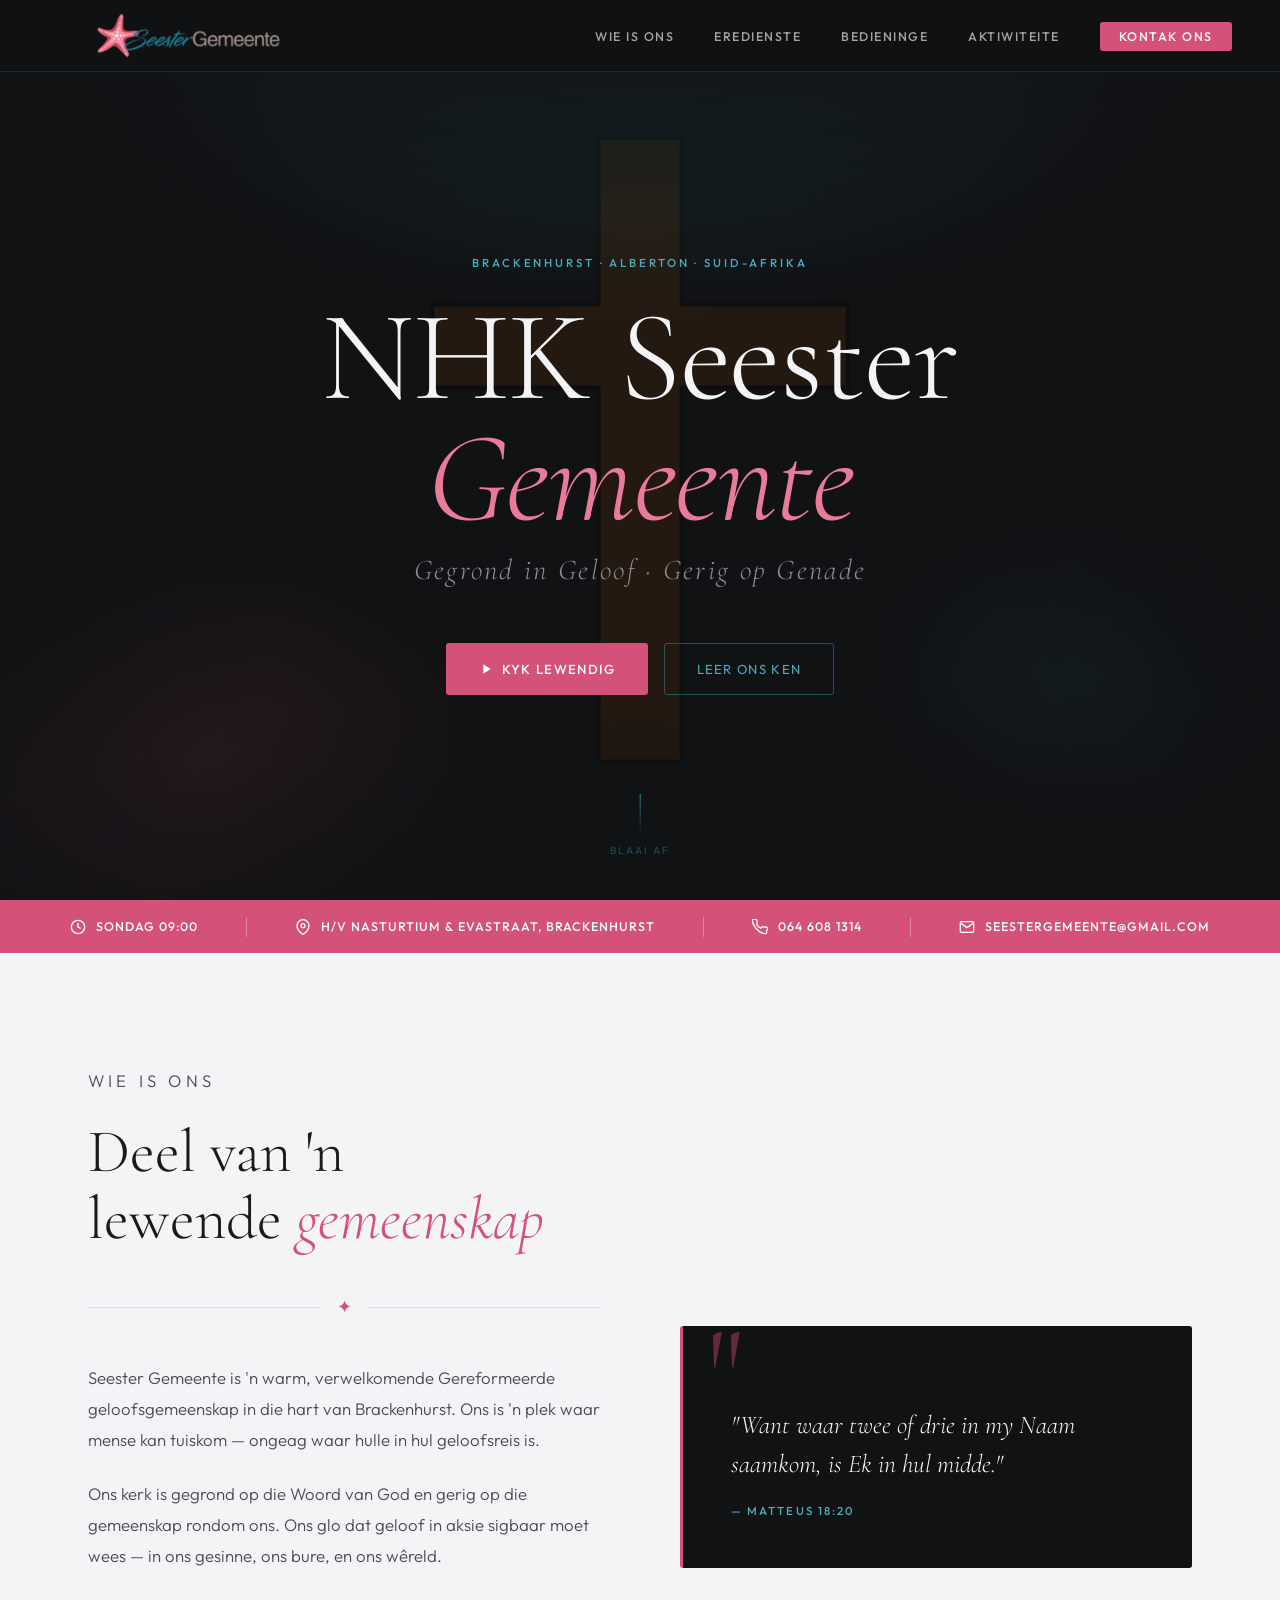
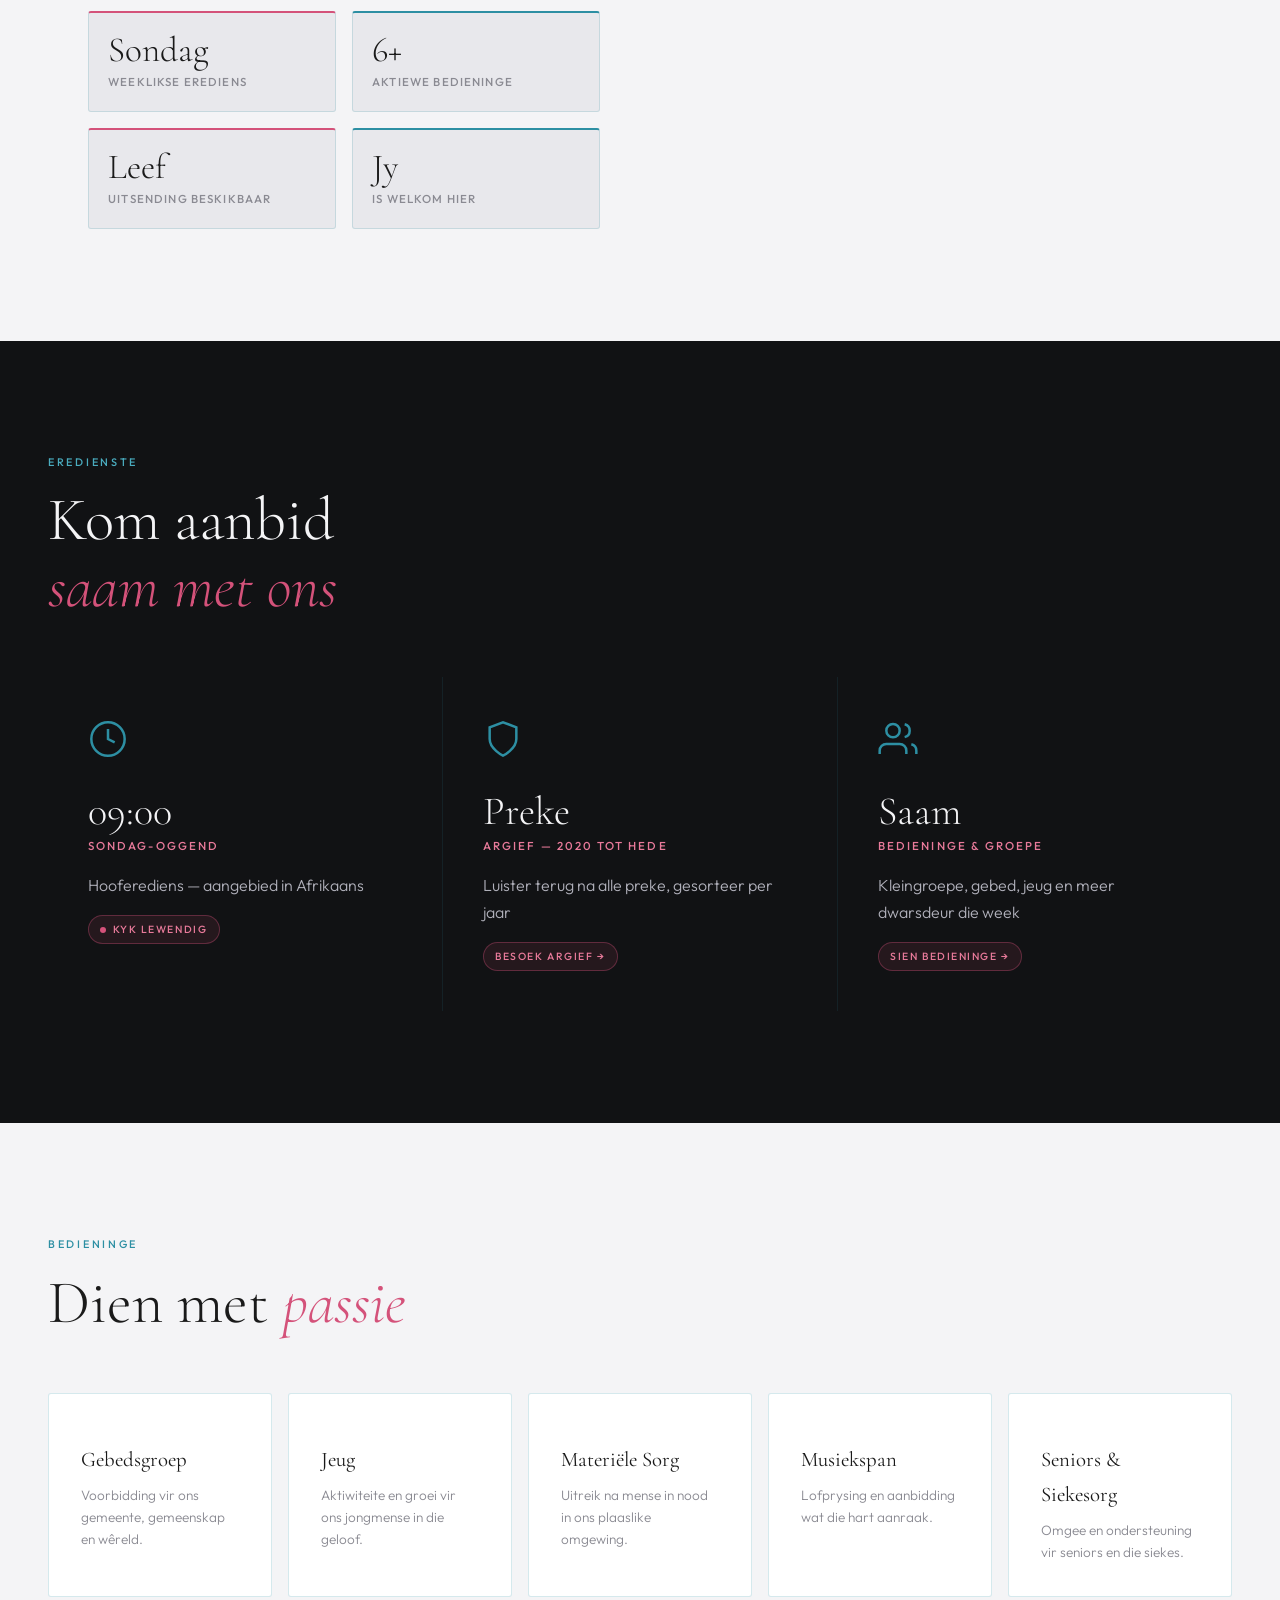
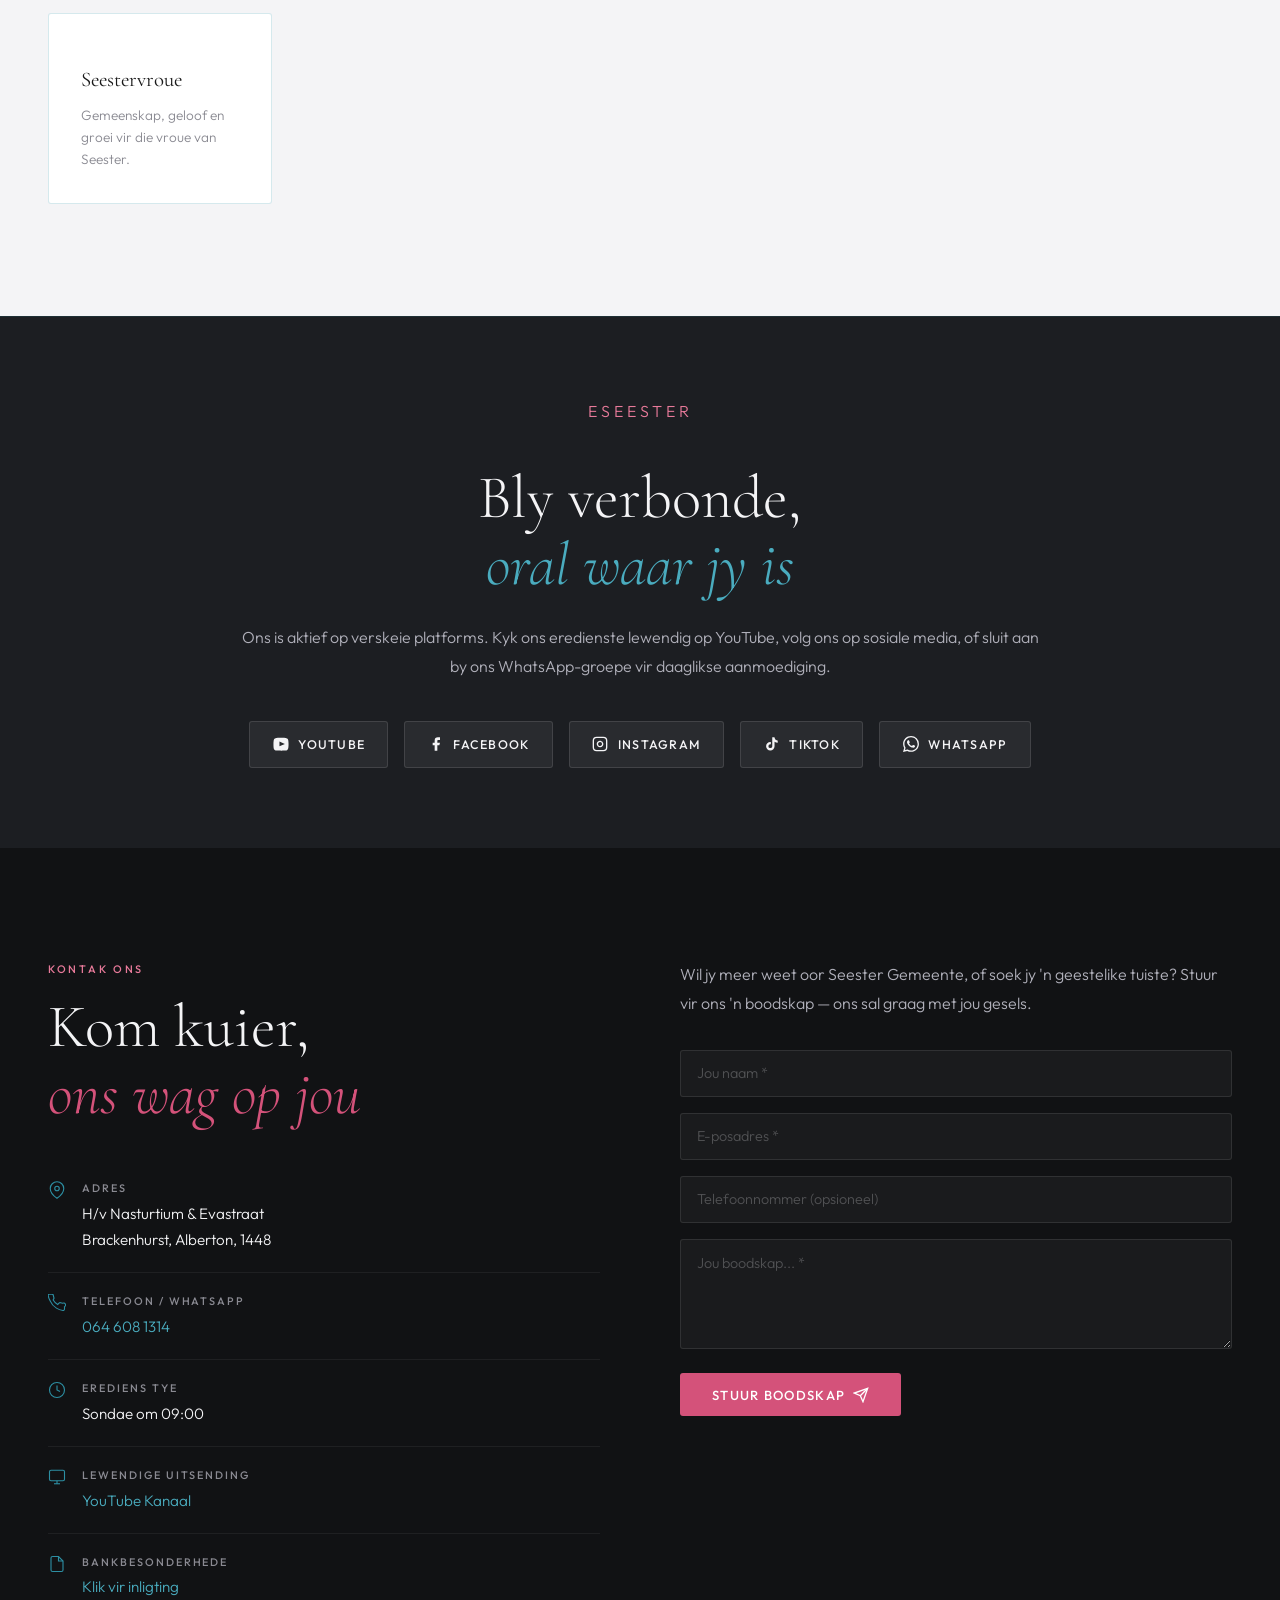
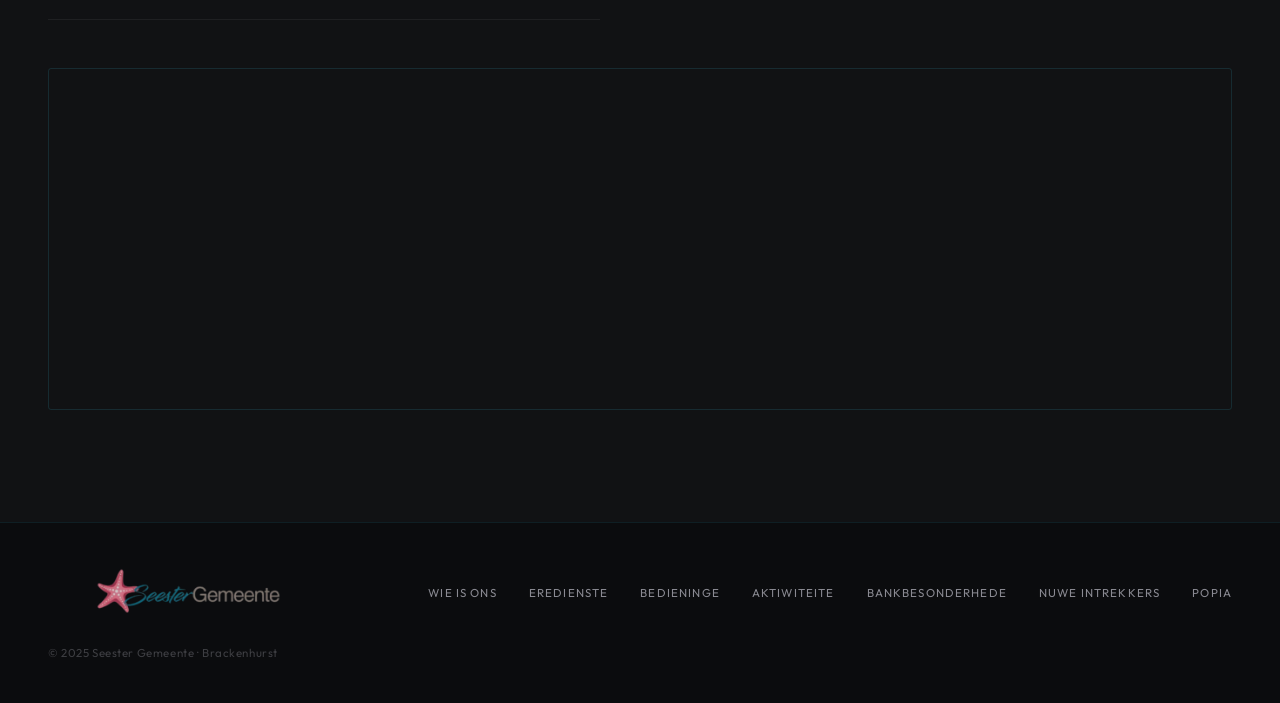
<file: index.html>
<!DOCTYPE html>
<html lang="af">
<head>
  <meta charset="UTF-8">
  <meta name="viewport" content="width=device-width, initial-scale=1.0">
  <title>NHK Seester Gemeente — Brackenhurst</title>
  <link rel="preconnect" href="https://fonts.googleapis.com">
  <link href="https://fonts.googleapis.com/css2?family=Cormorant+Garamond:ital,wght@0,300;0,400;0,600;1,300;1,400&family=Outfit:wght@300;400;500&display=swap" rel="stylesheet">
  <link rel="icon" type="image/png" href="favicon.png">
  <link rel="stylesheet" href="seester.css">
</head>
<body>

  <!-- NAV -->
  <nav>
    <a href="index.html" class="nav-logo">
      <img src="seester.png" alt="Seester Gemeente">
    </a>
    <ul class="nav-links">
      <li><a href="oorons.html">Wie Is Ons</a></li>
      <li><a href="eredienste.html">Eredienste</a></li>
      <li><a href="bedieninge.html">Bedieninge</a></li>
      <li><a href="aktiwiteite.html">Aktiwiteite</a></li>
      <li><a href="#kontak" class="nav-cta">Kontak Ons</a></li>
    </ul>
  </nav>

  <!-- HERO -->
  <section class="hero">

    <p class="hero-eyebrow">Brackenhurst · Alberton · Suid-Afrika</p>
    <h1 class="hero-title">NHK Seester<br><em>Gemeente</em></h1>
    <p class="hero-sub">Gegrond in Geloof · Gerig op Genade</p>
    <div class="hero-actions">
      <a href="https://youtube.com/@nhkseestergemeente5258?si=xDhxzyFllQKO4ydV" target="_blank" class="btn-primary">
        <svg width="16" height="16" viewBox="0 0 24 24" fill="currentColor"><path d="M8 5v14l11-7z"/></svg>
        Kyk Lewendig
      </a>
      <a href="#oor-ons" class="btn-outline">Leer Ons Ken</a>
    </div>
    <div class="hero-scroll">
      <div class="scroll-line"></div>
      <span>Blaai Af</span>
    </div>
  </section>

  <!-- INFO STRIP -->
  <div class="info-strip">
    <div class="strip-item">
      <svg viewBox="0 0 24 24" fill="none" stroke="currentColor" stroke-width="2"><circle cx="12" cy="12" r="10"/><polyline points="12 6 12 12 16 14"/></svg>
      Sondag 09:00
    </div>
    <div class="strip-divider"></div>
    <div class="strip-item">
      <svg viewBox="0 0 24 24" fill="none" stroke="currentColor" stroke-width="2"><path d="M21 10c0 7-9 13-9 13s-9-6-9-13a9 9 0 0118 0z"/><circle cx="12" cy="10" r="3"/></svg>
      H/v Nasturtium &amp; Evastraat, Brackenhurst
    </div>
    <div class="strip-divider"></div>
    <div class="strip-item">
      <svg viewBox="0 0 24 24" fill="none" stroke="currentColor" stroke-width="2"><path d="M22 16.92v3a2 2 0 01-2.18 2 19.79 19.79 0 01-8.63-3.07A19.5 19.5 0 013.07 9.5 19.79 19.79 0 01.14 1 2 2 0 012.11.18h3a2 2 0 012 1.72c.127.96.361 1.903.7 2.81a2 2 0 01-.45 2.11L6.91 7.91a16 16 0 006 6l1.8-1.8a2 2 0 012.11-.45c.907.339 1.85.573 2.81.7A2 2 0 0122 16.92z"/></svg>
      064 608 1314
    </div>
    <div class="strip-divider"></div>
    <div class="strip-item">
      <svg viewBox="0 0 24 24" fill="none" stroke="currentColor" stroke-width="2"><path d="M4 4h16c1.1 0 2 .9 2 2v12c0 1.1-.9 2-2 2H4c-1.1 0-2-.9-2-2V6c0-1.1.9-2 2-2z"/><polyline points="22,6 12,13 2,6"/></svg>
      seestergemeente@gmail.com
    </div>
  </div>

  <!-- ABOUT -->
  <div id="oor-ons" style="background: var(--cream);">
    <div class="about">
      <div class="about-text fade-up">
        <p class="section-label">Wie Is Ons</p>
        <h2 class="section-title">Deel van 'n<br>lewende <em>gemeenskap</em></h2>
        <div class="ornament">
          <div class="ornament-line"></div>
          <div class="ornament-star">✦</div>
          <div class="ornament-line"></div>
        </div>
        <p>Seester Gemeente is 'n warm, verwelkomende Gereformeerde geloofsgemeenskap in die hart van Brackenhurst. Ons is 'n plek waar mense kan tuiskom — ongeag waar hulle in hul geloofsreis is.</p>
        <p>Ons kerk is gegrond op die Woord van God en gerig op die gemeenskap rondom ons. Ons glo dat geloof in aksie sigbaar moet wees — in ons gesinne, ons bure, en ons wêreld.</p>
        <div class="about-stats">
          <div class="stat-card">
            <div class="stat-num">Sondag</div>
            <div class="stat-label">Weeklikse Erediens</div>
          </div>
          <div class="stat-card">
            <div class="stat-num">6+</div>
            <div class="stat-label">Aktiewe Bedieninge</div>
          </div>
          <div class="stat-card">
            <div class="stat-num">Leef</div>
            <div class="stat-label">Uitsending Beskikbaar</div>
          </div>
          <div class="stat-card">
            <div class="stat-num">Jy</div>
            <div class="stat-label">Is Welkom Hier</div>
          </div>
        </div>
      </div>
      <div class="about-visual fade-up">
        <div class="about-quote">
          <blockquote>
            "Want waar twee of drie in my Naam saamkom, is Ek in hul midde."
            <cite>— Matteus 18:20</cite>
          </blockquote>
        </div>
      </div>
    </div>
  </div>

  <!-- SERVICES -->
  <section id="eredienste" class="services-section">
    <div class="services-inner">
      <div class="services-header fade-up">
        <p class="section-label">Eredienste</p>
        <h2 class="section-title">Kom aanbid<br><em>saam met ons</em></h2>
      </div>
      <div class="services-grid fade-up">
        <div class="service-card">
          <svg class="service-icon" viewBox="0 0 24 24" fill="none" stroke="currentColor" stroke-width="1.5"><circle cx="12" cy="12" r="10"/><polyline points="12 6 12 12 16 14"/></svg>
          <div class="service-time">09:00</div>
          <div class="service-day">Sondag-oggend</div>
          <div class="service-name">Hooferediens — aangebied in Afrikaans</div>
          <a href="https://youtube.com/@nhkseestergemeente5258?si=xDhxzyFllQKO4ydV" target="_blank" class="live-badge">
            <div class="live-dot"></div> Kyk Lewendig
          </a>
        </div>
        <div class="service-card">
          <svg class="service-icon" viewBox="0 0 24 24" fill="none" stroke="currentColor" stroke-width="1.5"><path d="M12 22s8-4 8-10V5l-8-3-8 3v7c0 6 8 10 8 10z"/></svg>
          <div class="service-time">Preke</div>
          <div class="service-day">Argief — 2020 tot Hede</div>
          <div class="service-name">Luister terug na alle preke, gesorteer per jaar</div>
          <a href="eredienste.html" class="live-badge">Besoek Argief →</a>
        </div>
        <div class="service-card">
          <svg class="service-icon" viewBox="0 0 24 24" fill="none" stroke="currentColor" stroke-width="1.5"><path d="M17 21v-2a4 4 0 00-4-4H5a4 4 0 00-4 4v2"/><circle cx="9" cy="7" r="4"/><path d="M23 21v-2a4 4 0 00-3-3.87"/><path d="M16 3.13a4 4 0 010 7.75"/></svg>
          <div class="service-time">Saam</div>
          <div class="service-day">Bedieninge & Groepe</div>
          <div class="service-name">Kleingroepe, gebed, jeug en meer dwarsdeur die week</div>
          <a href="#bedieninge" class="live-badge">Sien Bedieninge →</a>
        </div>
      </div>
    </div>
  </section>

  <!-- MINISTRIES -->
  <section id="bedieninge" class="ministries-section">
    <div class="ministries-inner">
      <div class="ministries-header fade-up">
        <p class="section-label">Bedieninge</p>
        <h2 class="section-title">Dien met <em>passie</em></h2>
      </div>
      <div class="ministries-grid fade-up">
        <a href="gebedsgroep.html" class="ministry-card">
          <span class="ministry-icon"></span>
          <div class="ministry-name">Gebedsgroep</div>
          <div class="ministry-desc">Voorbidding vir ons gemeente, gemeenskap en wêreld.</div>
        </a>
        <a href="jeug.html" class="ministry-card">
          <span class="ministry-icon"></span>
          <div class="ministry-name">Jeug</div>
          <div class="ministry-desc">Aktiwiteite en groei vir ons jongmense in die geloof.</div>
        </a>
        <a href="materielesorg.html" class="ministry-card">
          <span class="ministry-icon"></span>
          <div class="ministry-name">Materiële Sorg</div>
          <div class="ministry-desc">Uitreik na mense in nood in ons plaaslike omgewing.</div>
        </a>
        <a href="musiekspan.html" class="ministry-card">
          <span class="ministry-icon"></span>
          <div class="ministry-name">Musiekspan</div>
          <div class="ministry-desc">Lofprysing en aanbidding wat die hart aanraak.</div>
        </a>
        <a href="seniors.html" class="ministry-card">
          <span class="ministry-icon"></span>
          <div class="ministry-name">Seniors & Siekesorg</div>
          <div class="ministry-desc">Omgee en ondersteuning vir seniors en die siekes.</div>
        </a>
        <a href="seestervroue.html" class="ministry-card">
          <span class="ministry-icon"></span>
          <div class="ministry-name">Seestervroue</div>
          <div class="ministry-desc">Gemeenskap, geloof en groei vir die vroue van Seester.</div>
        </a>
      </div>
    </div>
  </section>

  <!-- DIGITAL -->
  <section id="digitaal" class="digital-section">
    <div class="digital-inner fade-up">
      <p class="section-label">eSEESTER</p>
      <h2 class="section-title">Bly verbonde,<br><em>oral waar jy is</em></h2>
      <p>Ons is aktief op verskeie platforms. Kyk ons eredienste lewendig op YouTube, volg ons op sosiale media, of sluit aan by ons WhatsApp-groepe vir daaglikse aanmoediging.</p>
      <div class="social-links">
        <a href="https://youtube.com/@nhkseestergemeente5258?si=xDhxzyFllQKO4ydV" target="_blank" class="social-btn">
          <svg viewBox="0 0 24 24" fill="currentColor"><path d="M23 7s-.3-2-1.2-2.8c-1.1-1.2-2.4-1.2-3-1.3C16.4 2.8 12 2.8 12 2.8s-4.4 0-6.8.1c-.6.1-1.9.1-3 1.3C1.3 5 1 7 1 7S.7 9.2.7 11.4v2.1c0 2.2.3 4.4.3 4.4s.3 2 1.2 2.8c1.1 1.2 2.6 1.1 3.3 1.2C7.5 22 12 22 12 22s4.4 0 6.8-.2c.6-.1 1.9-.1 3-1.3.9-.8 1.2-2.8 1.2-2.8s.3-2.2.3-4.4v-2.1C23.3 9.2 23 7 23 7zM9.7 15.5V8.4l8.1 3.6-8.1 3.5z"/></svg>
          YouTube
        </a>
        <a href="https://www.facebook.com/Seester-Gemeente-142509155817131/" target="_blank" class="social-btn">
          <svg viewBox="0 0 24 24" fill="currentColor"><path d="M18 2h-3a5 5 0 00-5 5v3H7v4h3v8h4v-8h3l1-4h-4V7a1 1 0 011-1h3z"/></svg>
          Facebook
        </a>
        <a href="https://www.instagram.com/nhkseestergemeente?igsh=NDc2eWdsbGVjdDly" target="_blank" class="social-btn">
          <svg viewBox="0 0 24 24" fill="none" stroke="currentColor" stroke-width="2"><rect x="2" y="2" width="20" height="20" rx="5"/><path d="M16 11.37A4 4 0 1112.63 8 4 4 0 0116 11.37z"/><line x1="17.5" y1="6.5" x2="17.51" y2="6.5"/></svg>
          Instagram
        </a>
        <a href="https://www.tiktok.com/@seestergemeente?_r=1&_t=ZS-964mtjl4apx" target="_blank" class="social-btn">
          <svg viewBox="0 0 24 24" fill="currentColor"><path d="M19.59 6.69a4.83 4.83 0 01-3.77-4.25V2h-3.45v13.67a2.89 2.89 0 01-2.88 2.5 2.89 2.89 0 01-2.89-2.89 2.89 2.89 0 012.89-2.89c.28 0 .54.04.79.1V9.01a6.33 6.33 0 00-.79-.05 6.34 6.34 0 00-6.34 6.34 6.34 6.34 0 006.34 6.34 6.34 6.34 0 006.33-6.34V8.69a8.18 8.18 0 004.78 1.52V6.75a4.85 4.85 0 01-1.01-.06z"/></svg>
          TikTok
        </a>
        <a href="https://wa.me/27646081314" target="_blank" class="social-btn">
          <svg viewBox="0 0 24 24" fill="currentColor"><path d="M17.472 14.382c-.297-.149-1.758-.867-2.03-.967-.273-.099-.471-.148-.67.15-.197.297-.767.966-.94 1.164-.173.199-.347.223-.644.075-.297-.15-1.255-.463-2.39-1.475-.883-.788-1.48-1.761-1.653-2.059-.173-.297-.018-.458.13-.606.134-.133.298-.347.446-.52.149-.174.198-.298.298-.497.099-.198.05-.371-.025-.52-.075-.149-.669-1.612-.916-2.207-.242-.579-.487-.5-.669-.51-.173-.008-.371-.01-.57-.01-.198 0-.52.074-.792.372-.272.297-1.04 1.016-1.04 2.479 0 1.462 1.065 2.875 1.213 3.074.149.198 2.096 3.2 5.077 4.487.709.306 1.262.489 1.694.625.712.227 1.36.195 1.871.118.571-.085 1.758-.719 2.006-1.413.248-.694.248-1.289.173-1.413-.074-.124-.272-.198-.57-.347m-5.421 7.403h-.004a9.87 9.87 0 01-5.031-1.378l-.361-.214-3.741.982.998-3.648-.235-.374a9.86 9.86 0 01-1.51-5.26c.001-5.45 4.436-9.884 9.888-9.884 2.64 0 5.122 1.03 6.988 2.898a9.825 9.825 0 012.893 6.994c-.003 5.45-4.437 9.884-9.885 9.884m8.413-18.297A11.815 11.815 0 0012.05 0C5.495 0 .16 5.335.157 11.892c0 2.096.547 4.142 1.588 5.945L.057 24l6.305-1.654a11.882 11.882 0 005.683 1.448h.005c6.554 0 11.89-5.335 11.893-11.893a11.821 11.821 0 00-3.48-8.413Z"/></svg>
          WhatsApp
        </a>
      </div>
    </div>
  </section>

  <!-- CONTACT -->
  <section id="kontak" class="contact-section">
    <div class="contact-inner">
      <div class="fade-up">
        <p class="section-label">Kontak Ons</p>
        <h2 class="section-title">Kom kuier,<br><em>ons wag op jou</em></h2>
        <div class="contact-details">
          <div class="contact-row">
            <svg viewBox="0 0 24 24" fill="none" stroke="currentColor" stroke-width="1.5"><path d="M21 10c0 7-9 13-9 13s-9-6-9-13a9 9 0 0118 0z"/><circle cx="12" cy="10" r="3"/></svg>
            <div>
              <div class="contact-info-label">Adres</div>
              <div class="contact-info-val">H/v Nasturtium &amp; Evastraat<br>Brackenhurst, Alberton, 1448</div>
            </div>
          </div>
          <div class="contact-row">
            <svg viewBox="0 0 24 24" fill="none" stroke="currentColor" stroke-width="1.5"><path d="M22 16.92v3a2 2 0 01-2.18 2 19.79 19.79 0 01-8.63-3.07A19.5 19.5 0 013.07 9.5 19.79 19.79 0 01.14 1 2 2 0 012.11.18h3a2 2 0 012 1.72c.127.96.361 1.903.7 2.81a2 2 0 01-.45 2.11L6.91 7.91a16 16 0 006 6l1.8-1.8a2 2 0 012.11-.45c.907.339 1.85.573 2.81.7A2 2 0 0122 16.92z"/></svg>
            <div>
              <div class="contact-info-label">Telefoon / WhatsApp</div>
              <div class="contact-info-val"><a href="https://wa.me/27646081314">064 608 1314</a></div>
            </div>
          </div>
          <div class="contact-row">
            <svg viewBox="0 0 24 24" fill="none" stroke="currentColor" stroke-width="1.5"><circle cx="12" cy="12" r="10"/><polyline points="12 6 12 12 16 14"/></svg>
            <div>
              <div class="contact-info-label">Erediens Tye</div>
              <div class="contact-info-val">Sondae om 09:00</div>
            </div>
          </div>
          <div class="contact-row">
            <svg viewBox="0 0 24 24" fill="none" stroke="currentColor" stroke-width="1.5"><rect x="2" y="3" width="20" height="14" rx="2"/><line x1="8" y1="21" x2="16" y2="21"/><line x1="12" y1="17" x2="12" y2="21"/></svg>
            <div>
              <div class="contact-info-label">Lewendige Uitsending</div>
              <div class="contact-info-val"><a href="https://youtube.com/@nhkseestergemeente5258?si=xDhxzyFllQKO4ydV" target="_blank">YouTube Kanaal</a></div>
            </div>
          </div>
          <div class="contact-row">
            <svg viewBox="0 0 24 24" fill="none" stroke="currentColor" stroke-width="1.5"><path d="M14 2H6a2 2 0 00-2 2v16a2 2 0 002 2h12a2 2 0 002-2V8z"/><polyline points="14 2 14 8 20 8"/></svg>
            <div>
              <div class="contact-info-label">Bankbesonderhede</div>
              <div class="contact-info-val"><a href="bankbesonderhede.html">Klik vir inligting</a></div>
            </div>
          </div>
        </div>
      </div>
      <div class="contact-form-area fade-up">
        <p>Wil jy meer weet oor Seester Gemeente, of soek jy 'n geestelike tuiste? Stuur vir ons 'n boodskap — ons sal graag met jou gesels.</p>
        <form id="contact-form" action="https://formspree.io/f/xvzlkqej" method="POST">
          <div class="form-field">
            <input type="text" id="name" name="name" placeholder="Jou naam *">
          </div>
          <div class="form-field">
            <input type="email" id="email" name="email" placeholder="E-posadres *">
          </div>
          <div class="form-field">
            <input type="tel" id="phone" name="phone" placeholder="Telefoonnommer (opsioneel)">
          </div>
          <div class="form-field">
            <textarea id="message" name="message" placeholder="Jou boodskap... *"></textarea>
          </div>
          <button type="submit" class="form-submit">
            Stuur Boodskap
            <svg width="16" height="16" viewBox="0 0 24 24" fill="none" stroke="currentColor" stroke-width="2"><line x1="22" y1="2" x2="11" y2="13"/><polygon points="22 2 15 22 11 13 2 9 22 2"/></svg>
          </button>
        </form>
      </div>
    </div>

    <!-- GOOGLE MAPS EMBED -->
    <div class="map-embed" style="border-radius:3px;overflow:hidden;border:1px solid rgba(45,143,163,0.2);max-width:1200px;margin:3rem auto 0;">
      <iframe
        src="https://maps.google.com/maps?q=-26.3306682,28.0980933&z=16&output=embed"
        width="100%" height="340" style="border:0;display:block;"
        allowfullscreen="" loading="lazy"
        referrerpolicy="no-referrer-when-downgrade"
        title="Seester Gemeente Kaart">
      </iframe>
    </div>
  </section>

  <!-- FOOTER -->
  <footer>
    <div class="footer-logo"><img src="seester.png" alt="Seester Gemeente"></div>
    <ul class="footer-links">
      <li><a href="oorons.html">Wie Is Ons</a></li>
      <li><a href="eredienste.html">Eredienste</a></li>
      <li><a href="bedieninge.html">Bedieninge</a></li>
      <li><a href="aktiwiteite.html">Aktiwiteite</a></li>
      <li><a href="bankbesonderhede.html">Bankbesonderhede</a></li>
      <li><a href="nuweintrekkers.html">Nuwe Intrekkers</a></li>
      <li><a href="popia.html">POPIA</a></li>
    </ul>
    <div class="footer-copy">© 2025 Seester Gemeente · Brackenhurst</div>
  </footer>

  <script src="seester.js"></script>
</body>
</html>
</file>
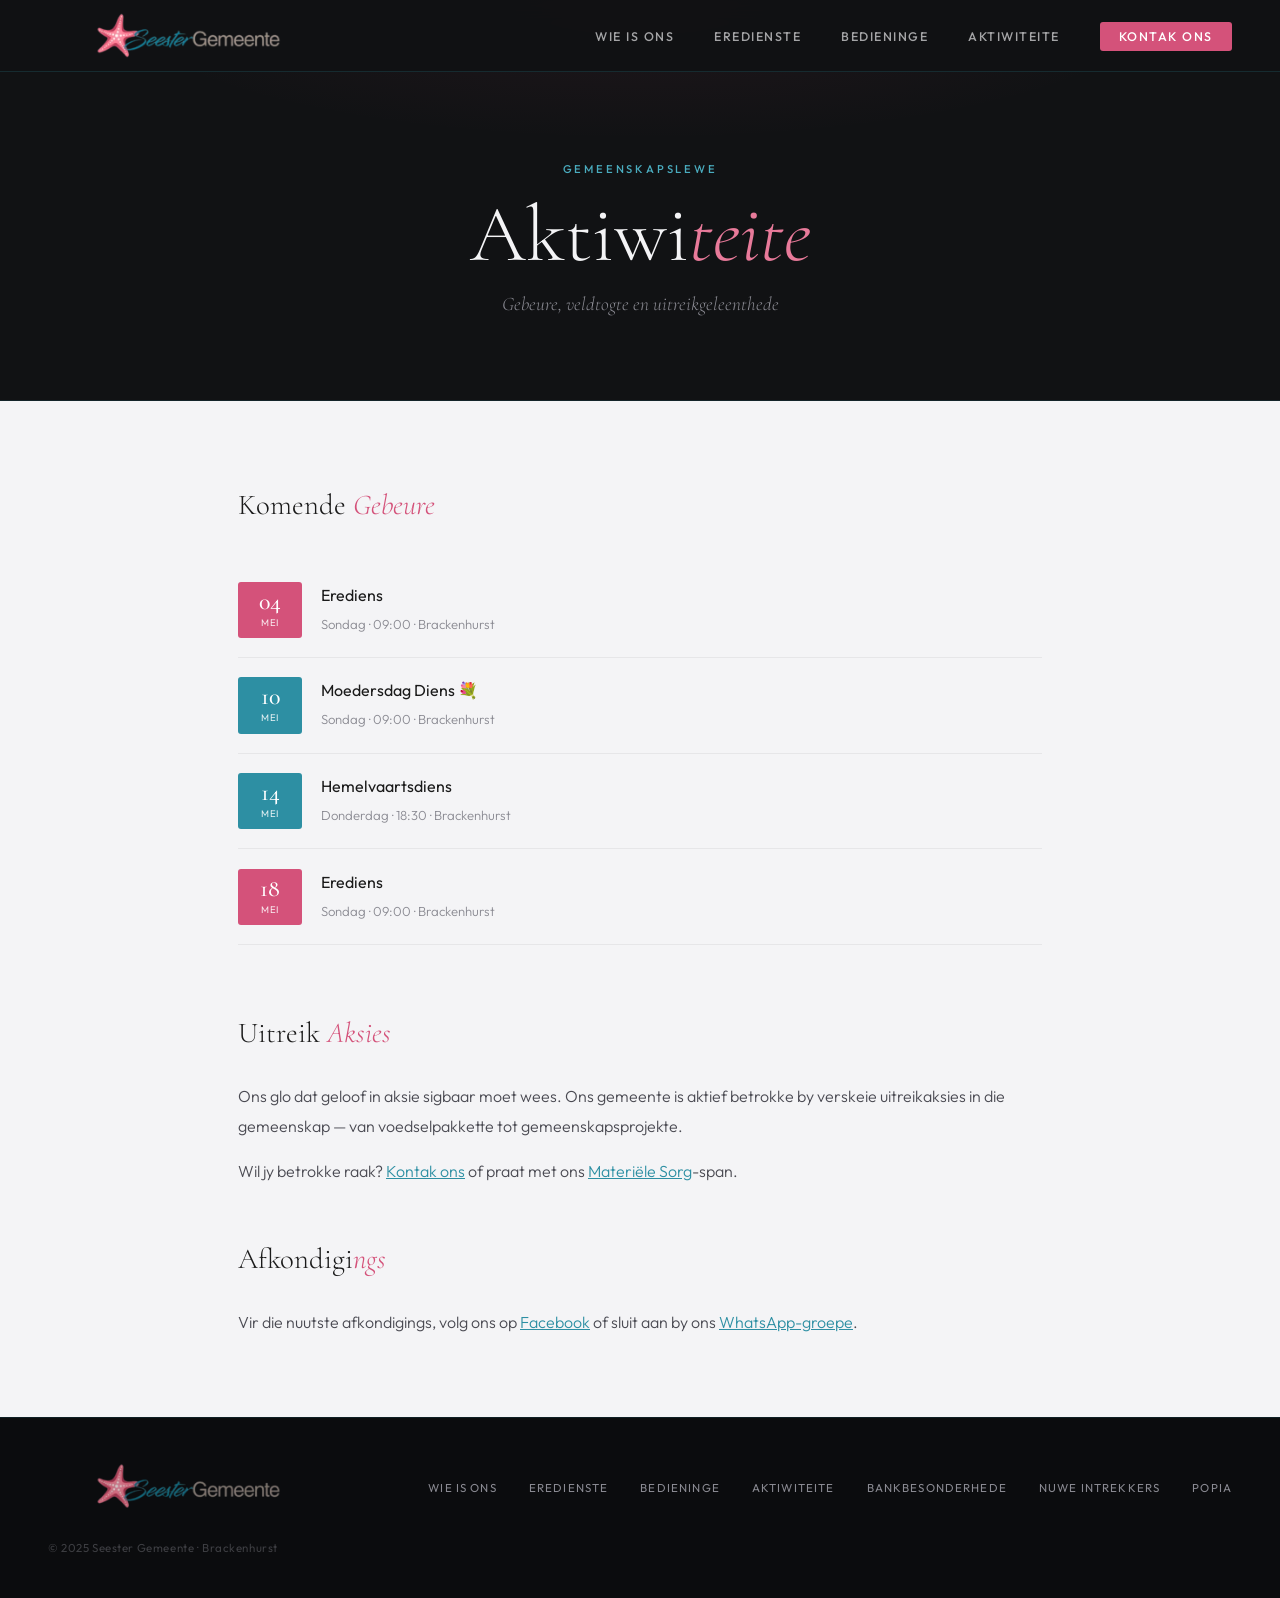
<file: aktiwiteite.html>
<!DOCTYPE html>
<html lang="af">
<head>
  <meta charset="UTF-8">
  <meta name="viewport" content="width=device-width, initial-scale=1.0">
  <title>Aktiwiteite — Seester Gemeente</title>
  <link rel="preconnect" href="https://fonts.googleapis.com">
  <link href="https://fonts.googleapis.com/css2?family=Cormorant+Garamond:ital,wght@0,300;0,400;0,600;1,300;1,400&family=Outfit:wght@300;400;500&display=swap" rel="stylesheet">
  <link rel="icon" type="image/png" href="favicon.png">
  <link rel="stylesheet" href="seester.css">
</head>
<body>
  <nav>
    <a href="index.html" class="nav-logo">
      <img src="seester.png" alt="Seester Gemeente">
    </a>
    <ul class="nav-links">
      <li><a href="oorons.html">Wie Is Ons</a></li>
      <li><a href="eredienste.html">Eredienste</a></li>
      <li><a href="bedieninge.html">Bedieninge</a></li>
      <li><a href="aktiwiteite.html">Aktiwiteite</a></li>
      <li><a href="index.html#kontak" class="nav-cta">Kontak Ons</a></li>
    </ul>
  </nav>

  <div class="page-hero">
    <p class="page-hero-label">Gemeenskapslewe</p>
    <h1 class="page-hero-title">Aktiwi<em>teite</em></h1>
    <p class="page-hero-sub">Gebeure, veldtogte en uitreikgeleenthede</p>
  </div>

  <div class="events-section fade-up">
    <h3 style="font-family:var(--display-font);font-size:1.8rem;font-weight:300;color:var(--ink);margin-bottom:2rem;">Komende <em style="font-style:italic;color:var(--pink);">Gebeure</em></h3>

    <div class="event-item">
      <div class="event-date-box"><div class="event-day">04</div><div class="event-month">Mei</div></div>
      <div><div class="event-title">Erediens</div><div class="event-detail">Sondag · 09:00 · Brackenhurst</div></div>
    </div>
    <div class="event-item">
      <div class="event-date-box" style="background:var(--teal);"><div class="event-day">10</div><div class="event-month">Mei</div></div>
      <div><div class="event-title">Moedersdag Diens 💐</div><div class="event-detail">Sondag · 09:00 · Brackenhurst</div></div>
    </div>
    <div class="event-item">
      <div class="event-date-box" style="background:var(--teal);"><div class="event-day">14</div><div class="event-month">Mei</div></div>
      <div><div class="event-title">Hemelvaartsdiens</div><div class="event-detail">Donderdag · 18:30 · Brackenhurst</div></div>
    </div>
    <div class="event-item">
      <div class="event-date-box"><div class="event-day">18</div><div class="event-month">Mei</div></div>
      <div><div class="event-title">Erediens</div><div class="event-detail">Sondag · 09:00 · Brackenhurst</div></div>
    </div>

    <div style="margin-top:4rem;">
      <h3 style="font-family:var(--display-font);font-size:1.8rem;font-weight:300;color:var(--ink);margin-bottom:1.5rem;">Uitreik <em style="font-style:italic;color:var(--pink);">Aksies</em></h3>
      <p style="font-size:1rem;font-weight:300;color:var(--gray-dark);line-height:1.85;margin-bottom:1rem;">Ons glo dat geloof in aksie sigbaar moet wees. Ons gemeente is aktief betrokke by verskeie uitreikaksies in die gemeenskap — van voedselpakkette tot gemeenskapsprojekte.</p>
      <p style="font-size:1rem;font-weight:300;color:var(--gray-dark);line-height:1.85;margin-bottom:1rem;">Wil jy betrokke raak? <a href="index.html#kontak" style="color:var(--teal);">Kontak ons</a> of praat met ons <a href="materielesorg.html" style="color:var(--teal);">Materiële Sorg</a>-span.</p>
    </div>

    <div style="margin-top:3rem;">
      <h3 style="font-family:var(--display-font);font-size:1.8rem;font-weight:300;color:var(--ink);margin-bottom:1.5rem;">Afkondigi<em style="font-style:italic;color:var(--pink);">ngs</em></h3>
      <p style="font-size:1rem;font-weight:300;color:var(--gray-dark);line-height:1.85;">Vir die nuutste afkondigings, volg ons op <a href="https://www.facebook.com/Seester-Gemeente-142509155817131/" target="_blank" style="color:var(--teal);">Facebook</a> of sluit aan by ons <a href="https://wa.me/27646081314" target="_blank" style="color:var(--teal);">WhatsApp-groepe</a>.</p>
    </div>
  </div>

  <footer>
    <div class="footer-logo"><img src="seester.png" alt="Seester Gemeente"></div>
    <ul class="footer-links">
      <li><a href="oorons.html">Wie Is Ons</a></li>
      <li><a href="eredienste.html">Eredienste</a></li>
      <li><a href="bedieninge.html">Bedieninge</a></li>
      <li><a href="aktiwiteite.html">Aktiwiteite</a></li>
      <li><a href="bankbesonderhede.html">Bankbesonderhede</a></li>
      <li><a href="nuweintrekkers.html">Nuwe Intrekkers</a></li>
      <li><a href="popia.html">POPIA</a></li>
    </ul>
    <div class="footer-copy">© 2025 Seester Gemeente · Brackenhurst</div>
  </footer>
  <script src="seester.js"></script>
</body>
</html>
</file>
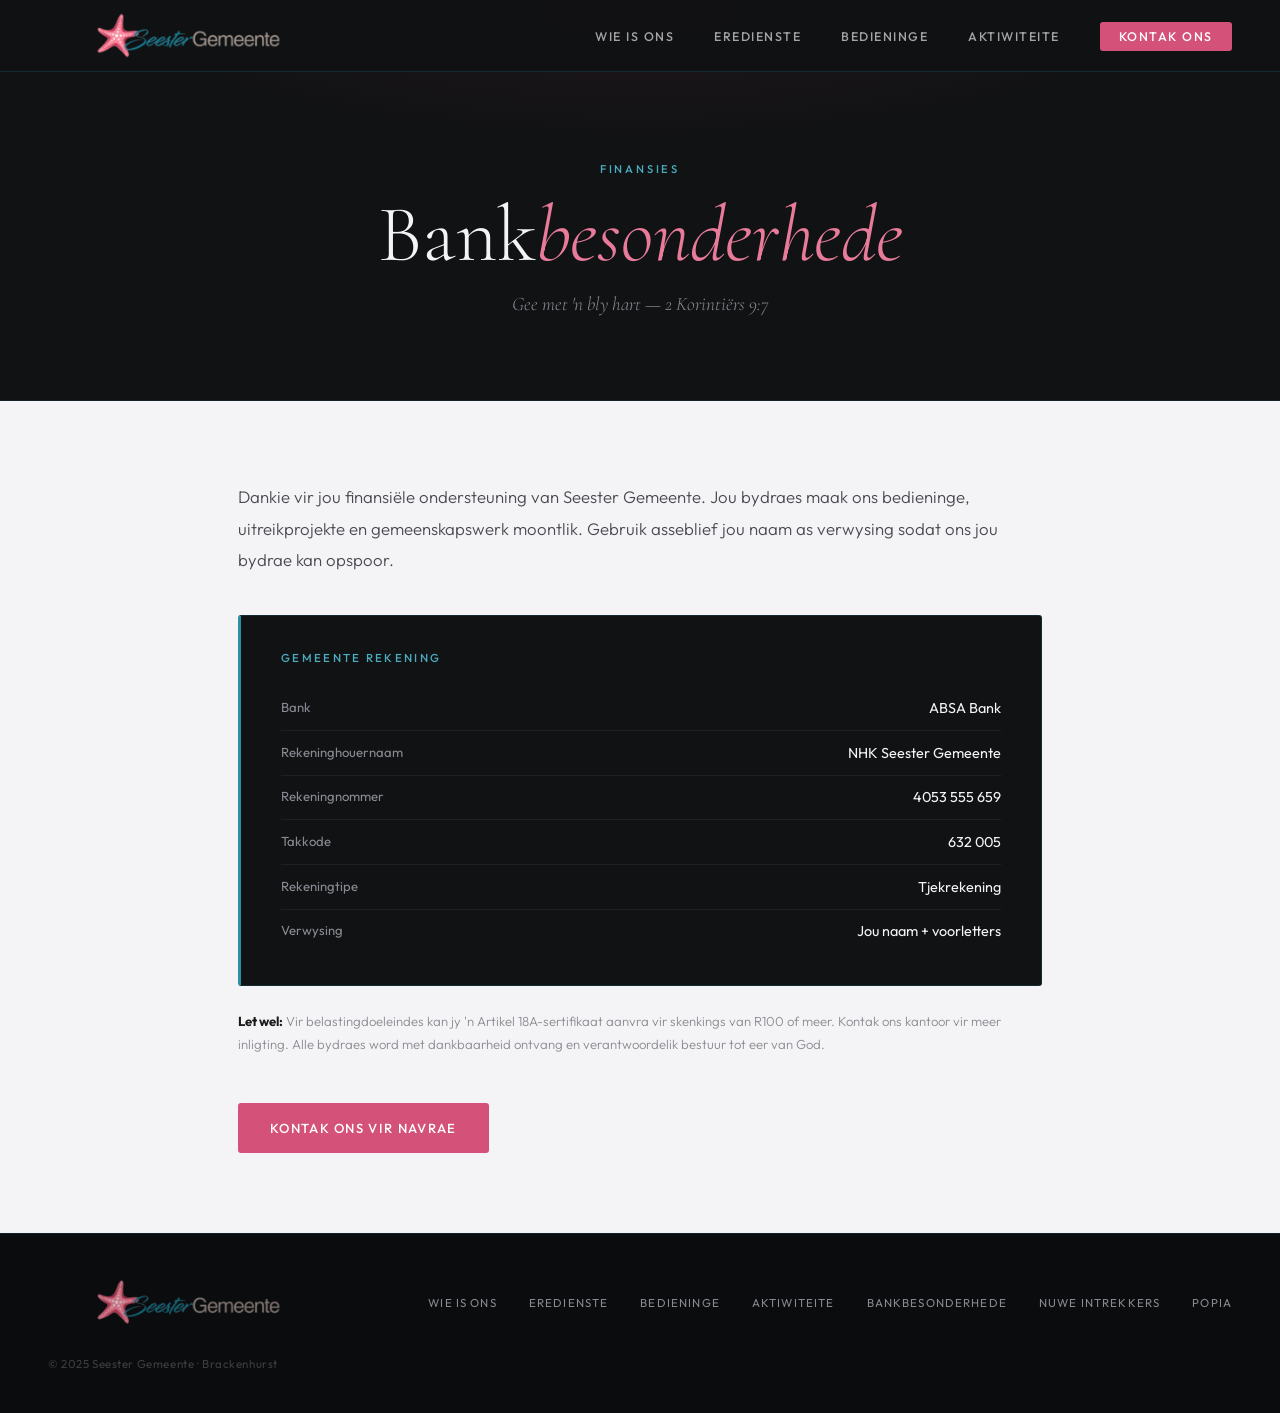
<file: bankbesonderhede.html>
<!DOCTYPE html>
<html lang="af">
<head>
  <meta charset="UTF-8">
  <meta name="viewport" content="width=device-width, initial-scale=1.0">
  <title>Bankbesonderhede — Seester Gemeente</title>
  <link rel="preconnect" href="https://fonts.googleapis.com">
  <link href="https://fonts.googleapis.com/css2?family=Cormorant+Garamond:ital,wght@0,300;0,400;0,600;1,300;1,400&family=Outfit:wght@300;400;500&display=swap" rel="stylesheet">
  <link rel="icon" type="image/png" href="favicon.png">
  <link rel="stylesheet" href="seester.css">
</head>
<body>
  <nav>
    <a href="index.html" class="nav-logo">
      <img src="seester.png" alt="Seester Gemeente">
    </a>
    <ul class="nav-links">
      <li><a href="oorons.html">Wie Is Ons</a></li>
      <li><a href="eredienste.html">Eredienste</a></li>
      <li><a href="bedieninge.html">Bedieninge</a></li>
      <li><a href="aktiwiteite.html">Aktiwiteite</a></li>
      <li><a href="index.html#kontak" class="nav-cta">Kontak Ons</a></li>
    </ul>
  </nav>

  <div class="page-hero">
    <p class="page-hero-label">Finansies</p>
    <h1 class="page-hero-title">Bank<em>besonderhede</em></h1>
    <p class="page-hero-sub">Gee met 'n bly hart — 2 Korintiërs 9:7</p>
  </div>

  <div class="bank-section fade-up">
    <p style="font-size:1.05rem;font-weight:300;color:var(--gray-dark);line-height:1.85;margin-bottom:2.5rem;">
      Dankie vir jou finansiële ondersteuning van Seester Gemeente. Jou bydraes maak ons bedieninge, uitreikprojekte en gemeenskapswerk moontlik. Gebruik asseblief jou naam as verwysing sodat ons jou bydrae kan opspoor.
    </p>

    <div class="bank-card">
      <h4>Gemeente Rekening</h4>
      <div class="bank-row"><span class="bank-label">Bank</span><span class="bank-val">ABSA Bank</span></div>
      <div class="bank-row"><span class="bank-label">Rekeninghouernaam</span><span class="bank-val">NHK Seester Gemeente</span></div>
      <div class="bank-row"><span class="bank-label">Rekeningnommer</span><span class="bank-val">4053 555 659</span></div>
      <div class="bank-row"><span class="bank-label">Takkode</span><span class="bank-val">632 005</span></div>
      <div class="bank-row"><span class="bank-label">Rekeningtipe</span><span class="bank-val">Tjekrekening</span></div>
      <div class="bank-row"><span class="bank-label">Verwysing</span><span class="bank-val">Jou naam + voorletters</span></div>
    </div>

    <p class="bank-note">
      <strong style="color:var(--ink);">Let wel:</strong> Vir belastingdoeleindes kan jy 'n Artikel 18A-sertifikaat aanvra vir skenkings van R100 of meer. Kontak ons kantoor vir meer inligting. Alle bydraes word met dankbaarheid ontvang en verantwoordelik bestuur tot eer van God.
    </p>

    <div style="margin-top:3rem;">
      <a href="index.html#kontak" class="btn-primary" style="text-decoration:none;">Kontak Ons vir Navrae</a>
    </div>
  </div>

  <footer>
    <div class="footer-logo"><img src="seester.png" alt="Seester Gemeente"></div>
    <ul class="footer-links">
      <li><a href="oorons.html">Wie Is Ons</a></li>
      <li><a href="eredienste.html">Eredienste</a></li>
      <li><a href="bedieninge.html">Bedieninge</a></li>
      <li><a href="aktiwiteite.html">Aktiwiteite</a></li>
      <li><a href="bankbesonderhede.html">Bankbesonderhede</a></li>
      <li><a href="nuweintrekkers.html">Nuwe Intrekkers</a></li>
      <li><a href="popia.html">POPIA</a></li>
    </ul>
    <div class="footer-copy">© 2025 Seester Gemeente · Brackenhurst</div>
  </footer>
  <script src="seester.js"></script>
</body>
</html>
</file>
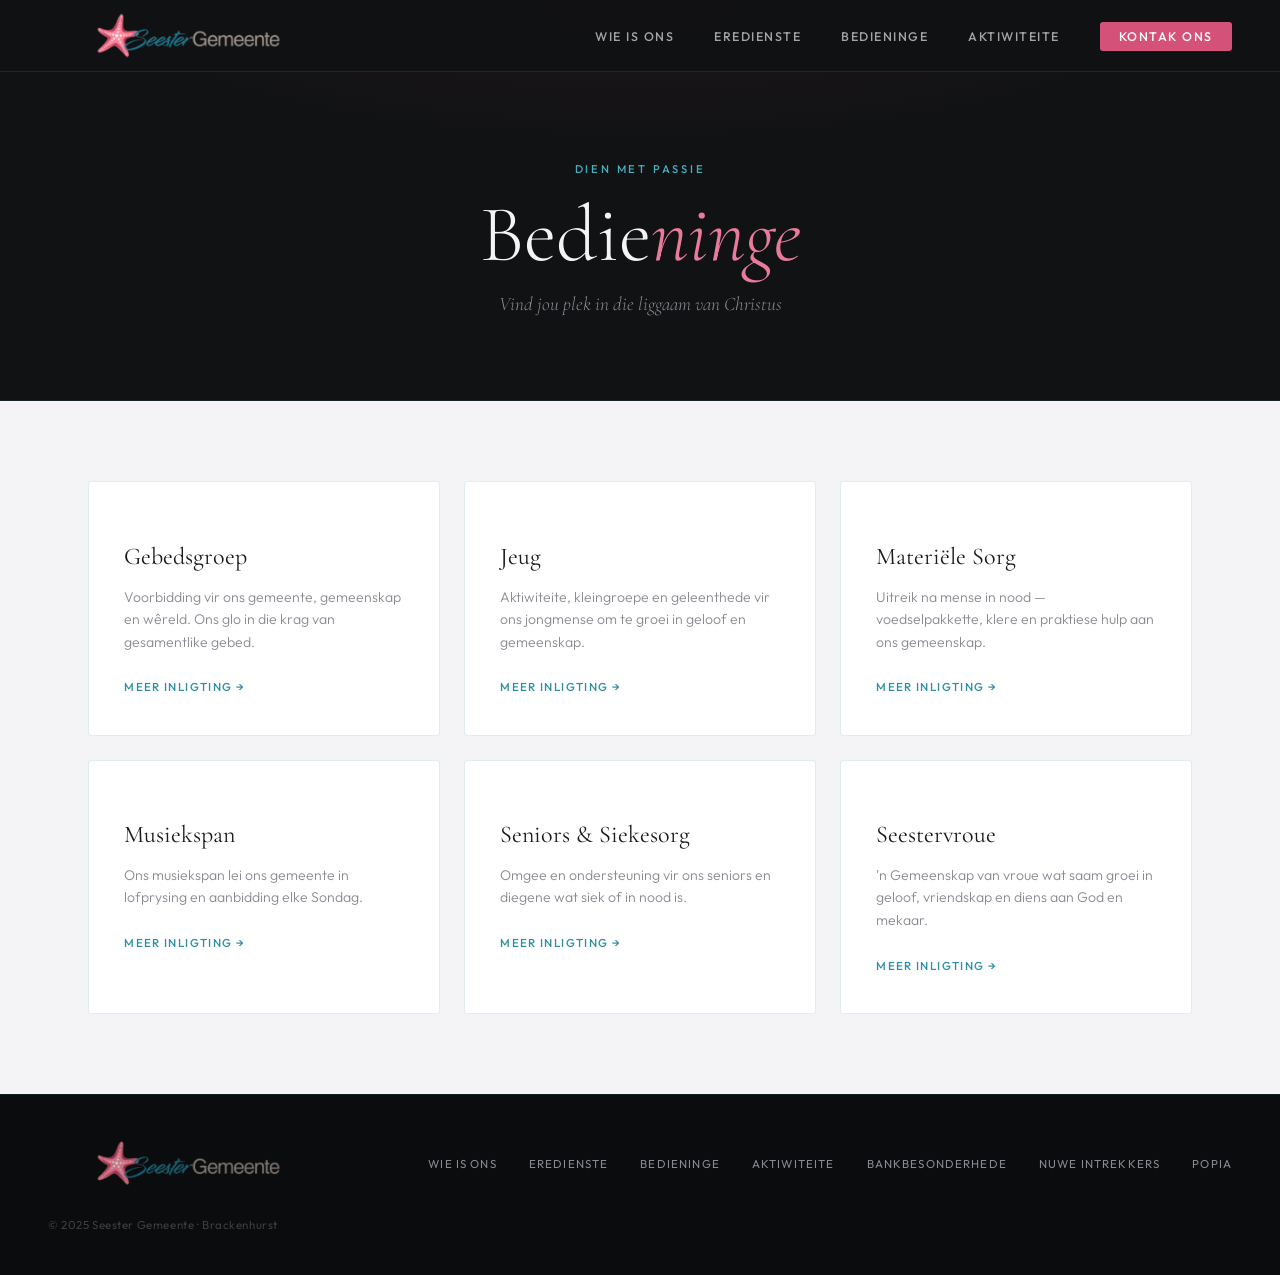
<file: bedieninge.html>
<!DOCTYPE html>
<html lang="af">
<head>
  <meta charset="UTF-8">
  <meta name="viewport" content="width=device-width, initial-scale=1.0">
  <title>Bedieninge — Seester Gemeente</title>
  <link rel="preconnect" href="https://fonts.googleapis.com">
  <link href="https://fonts.googleapis.com/css2?family=Cormorant+Garamond:ital,wght@0,300;0,400;0,600;1,300;1,400&family=Outfit:wght@300;400;500&display=swap" rel="stylesheet">
  <link rel="icon" type="image/png" href="favicon.png">
  <link rel="stylesheet" href="seester.css">
</head>
<body>
  <nav>
    <a href="index.html" class="nav-logo">
      <img src="seester.png" alt="Seester Gemeente">
    </a>
    <ul class="nav-links">
      <li><a href="oorons.html">Wie Is Ons</a></li>
      <li><a href="eredienste.html">Eredienste</a></li>
      <li><a href="bedieninge.html">Bedieninge</a></li>
      <li><a href="aktiwiteite.html">Aktiwiteite</a></li>
      <li><a href="index.html#kontak" class="nav-cta">Kontak Ons</a></li>
    </ul>
  </nav>

  <div class="page-hero">
    <p class="page-hero-label">Dien met Passie</p>
    <h1 class="page-hero-title">Bedie<em>ninge</em></h1>
    <p class="page-hero-sub">Vind jou plek in die liggaam van Christus</p>
  </div>

  <div class="bedieninge-grid fade-up">
    <a href="gebedsgroep.html" class="bedien-card">
      <span class="bedien-icon"></span>
      <div class="bedien-name">Gebedsgroep</div>
      <div class="bedien-desc">Voorbidding vir ons gemeente, gemeenskap en wêreld. Ons glo in die krag van gesamentlike gebed.</div>
      <span class="bedien-link">Meer inligting →</span>
    </a>
    <a href="jeug.html" class="bedien-card">
      <span class="bedien-icon"></span>
      <div class="bedien-name">Jeug</div>
      <div class="bedien-desc">Aktiwiteite, kleingroepe en geleenthede vir ons jongmense om te groei in geloof en gemeenskap.</div>
      <span class="bedien-link">Meer inligting →</span>
    </a>
    <a href="materielesorg.html" class="bedien-card">
      <span class="bedien-icon"></span>
      <div class="bedien-name">Materiële Sorg</div>
      <div class="bedien-desc">Uitreik na mense in nood — voedselpakkette, klere en praktiese hulp aan ons gemeenskap.</div>
      <span class="bedien-link">Meer inligting →</span>
    </a>
    <a href="musiekspan.html" class="bedien-card">
      <span class="bedien-icon"></span>
      <div class="bedien-name">Musiekspan</div>
      <div class="bedien-desc">Ons musiekspan lei ons gemeente in lofprysing en aanbidding elke Sondag.</div>
      <span class="bedien-link">Meer inligting →</span>
    </a>
    <a href="seniors.html" class="bedien-card">
      <span class="bedien-icon"></span>
      <div class="bedien-name">Seniors & Siekesorg</div>
      <div class="bedien-desc">Omgee en ondersteuning vir ons seniors en diegene wat siek of in nood is.</div>
      <span class="bedien-link">Meer inligting →</span>
    </a>
    <a href="seestervroue.html" class="bedien-card">
      <span class="bedien-icon"></span>
      <div class="bedien-name">Seestervroue</div>
      <div class="bedien-desc">'n Gemeenskap van vroue wat saam groei in geloof, vriendskap en diens aan God en mekaar.</div>
      <span class="bedien-link">Meer inligting →</span>
    </a>
  </div>

  <footer>
    <div class="footer-logo"><img src="seester.png" alt="Seester Gemeente"></div>
    <ul class="footer-links">
      <li><a href="oorons.html">Wie Is Ons</a></li>
      <li><a href="eredienste.html">Eredienste</a></li>
      <li><a href="bedieninge.html">Bedieninge</a></li>
      <li><a href="aktiwiteite.html">Aktiwiteite</a></li>
      <li><a href="bankbesonderhede.html">Bankbesonderhede</a></li>
      <li><a href="nuweintrekkers.html">Nuwe Intrekkers</a></li>
      <li><a href="popia.html">POPIA</a></li>
    </ul>
    <div class="footer-copy">© 2025 Seester Gemeente · Brackenhurst</div>
  </footer>
  <script src="seester.js"></script>
</body>
</html>
</file>
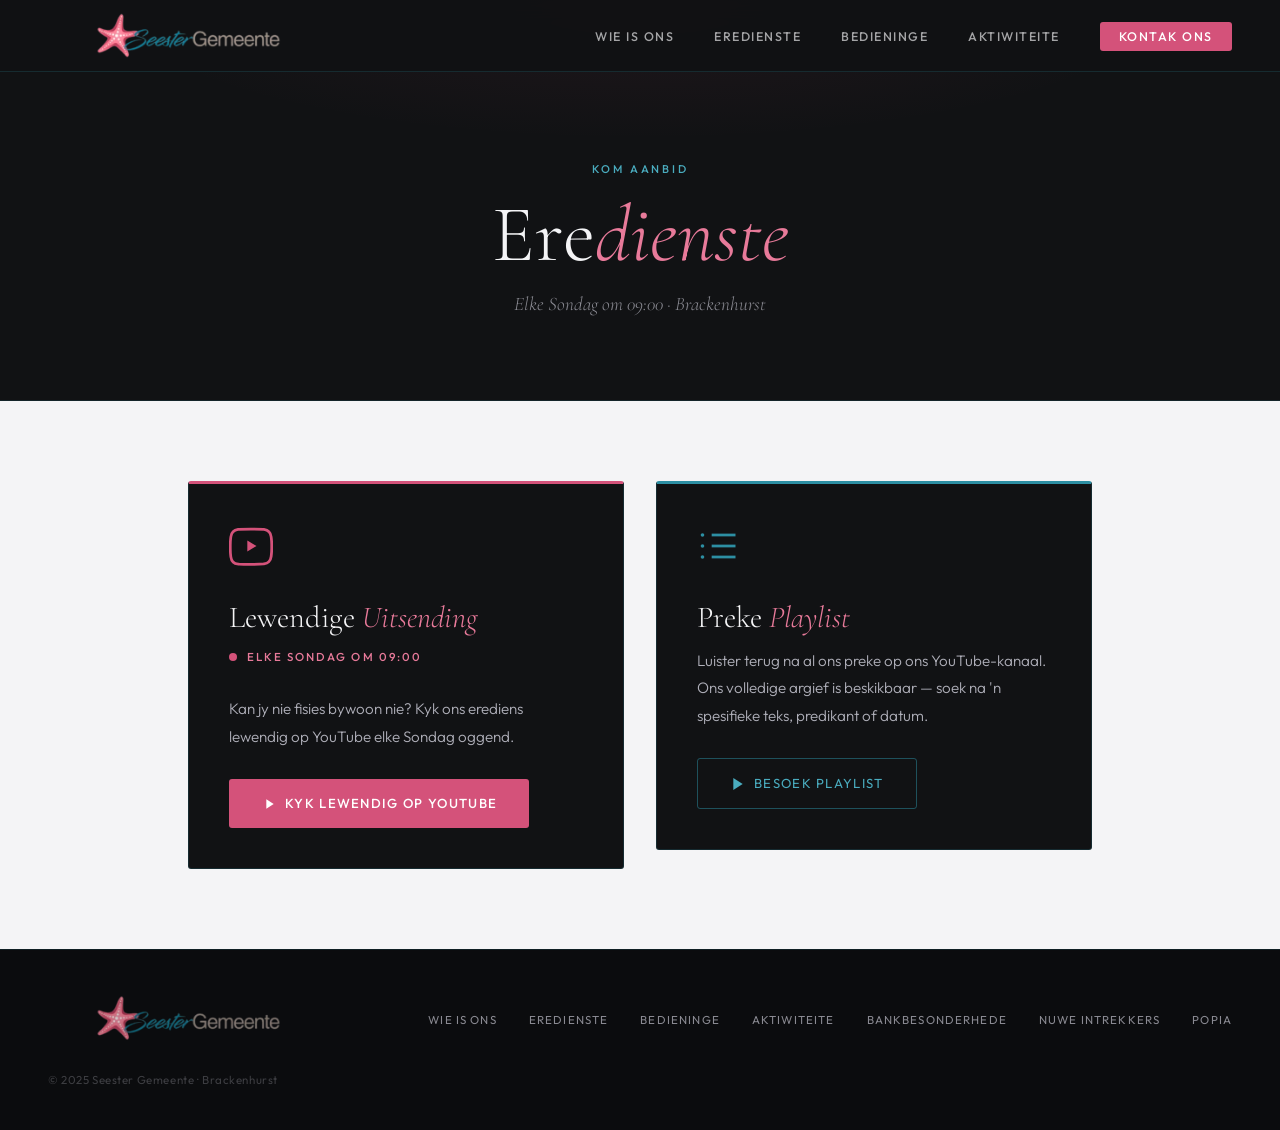
<file: eredienste.html>
<!DOCTYPE html>
<html lang="af">
<head>
  <meta charset="UTF-8">
  <meta name="viewport" content="width=device-width, initial-scale=1.0">
  <title>Eredienste — Seester Gemeente</title>
  <link rel="preconnect" href="https://fonts.googleapis.com">
  <link href="https://fonts.googleapis.com/css2?family=Cormorant+Garamond:ital,wght@0,300;0,400;0,600;1,300;1,400&family=Outfit:wght@300;400;500&display=swap" rel="stylesheet">
  <link rel="icon" type="image/png" href="favicon.png">
  <link rel="stylesheet" href="seester.css">
  <style>
    .eredienste-wrap {
      max-width: 1000px;
      margin: 0 auto;
      padding: 5rem 3rem;
      display: grid;
      grid-template-columns: 1fr 1fr;
      gap: 2rem;
      align-items: start;
    }

    .eredienste-card {
      background: var(--dark);
      border: 1px solid rgba(45, 143, 163, 0.2);
      border-radius: 3px;
      padding: 2.5rem;
      border-top: 3px solid var(--pink);
    }

    .eredienste-card.teal-top { border-top-color: var(--teal); }

    .eredienste-card-icon {
      width: 44px; height: 44px;
      color: var(--pink);
      margin-bottom: 1.5rem;
    }
    .teal-top .eredienste-card-icon { color: var(--teal); }

    .eredienste-card h2 {
      font-family: var(--display-font);
      font-size: 1.9rem;
      font-weight: 300;
      color: var(--cream);
      line-height: 1.1;
      margin-bottom: 0.8rem;
    }
    .eredienste-card h2 em { font-style: italic; color: var(--pink-light); }
    .teal-top .eredienste-card h2 em { color: var(--teal-light); }

    .eredienste-card p {
      font-size: 0.95rem;
      font-weight: 300;
      color: var(--gray-light);
      line-height: 1.8;
      margin-bottom: 1.8rem;
    }

    .eredienste-card .live-time {
      display: flex;
      align-items: center;
      gap: 0.6rem;
      margin-bottom: 1.8rem;
    }
    .live-dot-large {
      width: 8px; height: 8px;
      border-radius: 50%;
      background: var(--pink);
      animation: blink 1.4s ease-in-out infinite;
      flex-shrink: 0;
    }
    .live-time-text {
      font-size: 0.72rem;
      font-weight: 500;
      letter-spacing: 0.18em;
      text-transform: uppercase;
      color: var(--pink-light);
    }

    @media (max-width: 700px) {
      .eredienste-wrap { grid-template-columns: 1fr; padding: 3rem 1.5rem; }
    }
  </style>
</head>
<body>

  <nav>
    <a href="index.html" class="nav-logo">
      <img src="seester.png" alt="Seester Gemeente">
    </a>
    <ul class="nav-links">
      <li><a href="oorons.html">Wie Is Ons</a></li>
      <li><a href="eredienste.html">Eredienste</a></li>
      <li><a href="bedieninge.html">Bedieninge</a></li>
      <li><a href="aktiwiteite.html">Aktiwiteite</a></li>
      <li><a href="index.html#kontak" class="nav-cta">Kontak Ons</a></li>
    </ul>
  </nav>

  <div class="page-hero">
    <p class="page-hero-label">Kom Aanbid</p>
    <h1 class="page-hero-title">Ere<em>dienste</em></h1>
    <p class="page-hero-sub">Elke Sondag om 09:00 · Brackenhurst</p>
  </div>

  <div class="eredienste-wrap fade-up">

    <!-- LIVE CARD -->
    <div class="eredienste-card">
      <svg class="eredienste-card-icon" viewBox="0 0 24 24" fill="none" stroke="currentColor" stroke-width="1.5">
        <path d="M23 7s-.3-2-1.2-2.8c-1.1-1.2-2.4-1.2-3-1.3C16.4 2.8 12 2.8 12 2.8s-4.4 0-6.8.1c-.6.1-1.9.1-3 1.3C1.3 5 1 7 1 7S.7 9.2.7 11.4v2.1c0 2.2.3 4.4.3 4.4s.3 2 1.2 2.8c1.1 1.2 2.6 1.1 3.3 1.2C7.5 22 12 22 12 22s4.4 0 6.8-.2c.6-.1 1.9-.1 3-1.3.9-.8 1.2-2.8 1.2-2.8s.3-2.2.3-4.4v-2.1C23.3 9.2 23 7 23 7z"/>
        <polygon points="10 15 15 12 10 9" fill="currentColor" stroke="none"/>
      </svg>
      <h2>Lewendige <em>Uitsending</em></h2>
      <div class="live-time">
        <div class="live-dot-large"></div>
        <span class="live-time-text">Elke Sondag om 09:00</span>
      </div>
      <p>Kan jy nie fisies bywoon nie? Kyk ons erediens lewendig op YouTube elke Sondag oggend.</p>
      <a href="https://youtube.com/@nhkseestergemeente5258?si=xDhxzyFllQKO4ydV" target="_blank" class="btn-primary">
        <svg width="16" height="16" viewBox="0 0 24 24" fill="currentColor"><path d="M8 5v14l11-7z"/></svg>
        Kyk Lewendig op YouTube
      </a>
    </div>

    <!-- PLAYLIST CARD -->
    <div class="eredienste-card teal-top">
      <svg class="eredienste-card-icon" viewBox="0 0 24 24" fill="none" stroke="currentColor" stroke-width="1.5">
        <line x1="8" y1="6" x2="21" y2="6"/><line x1="8" y1="12" x2="21" y2="12"/>
        <line x1="8" y1="18" x2="21" y2="18"/>
        <circle cx="3" cy="6" r="1" fill="currentColor" stroke="none"/>
        <circle cx="3" cy="12" r="1" fill="currentColor" stroke="none"/>
        <circle cx="3" cy="18" r="1" fill="currentColor" stroke="none"/>
      </svg>
      <h2>Preke <em>Playlist</em></h2>
      <p>Luister terug na al ons preke op ons YouTube-kanaal. Ons volledige argief is beskikbaar — soek na 'n spesifieke teks, predikant of datum.</p>
      <a href="https://youtube.com/playlist?list=PLf5a4Mi92lKwk6YonbcHQLNrb381OSd64&si=aFe1S7yCOXSmrY83" target="_blank" class="btn-outline" style="display:inline-flex;align-items:center;gap:0.5rem;">
        <svg width="16" height="16" viewBox="0 0 24 24" fill="none" stroke="currentColor" stroke-width="2">
          <polygon points="5 3 19 12 5 21 5 3" fill="currentColor" stroke="none"/>
        </svg>
        Besoek Playlist
      </a>
    </div>

  </div>

  <footer>
    <div class="footer-logo"><img src="seester.png" alt="Seester Gemeente"></div>
    <ul class="footer-links">
      <li><a href="oorons.html">Wie Is Ons</a></li>
      <li><a href="eredienste.html">Eredienste</a></li>
      <li><a href="bedieninge.html">Bedieninge</a></li>
      <li><a href="aktiwiteite.html">Aktiwiteite</a></li>
      <li><a href="bankbesonderhede.html">Bankbesonderhede</a></li>
      <li><a href="nuweintrekkers.html">Nuwe Intrekkers</a></li>
      <li><a href="popia.html">POPIA</a></li>
    </ul>
    <div class="footer-copy">© 2025 Seester Gemeente · Brackenhurst</div>
  </footer>

  <script src="seester.js"></script>
</body>
</html>
</file>
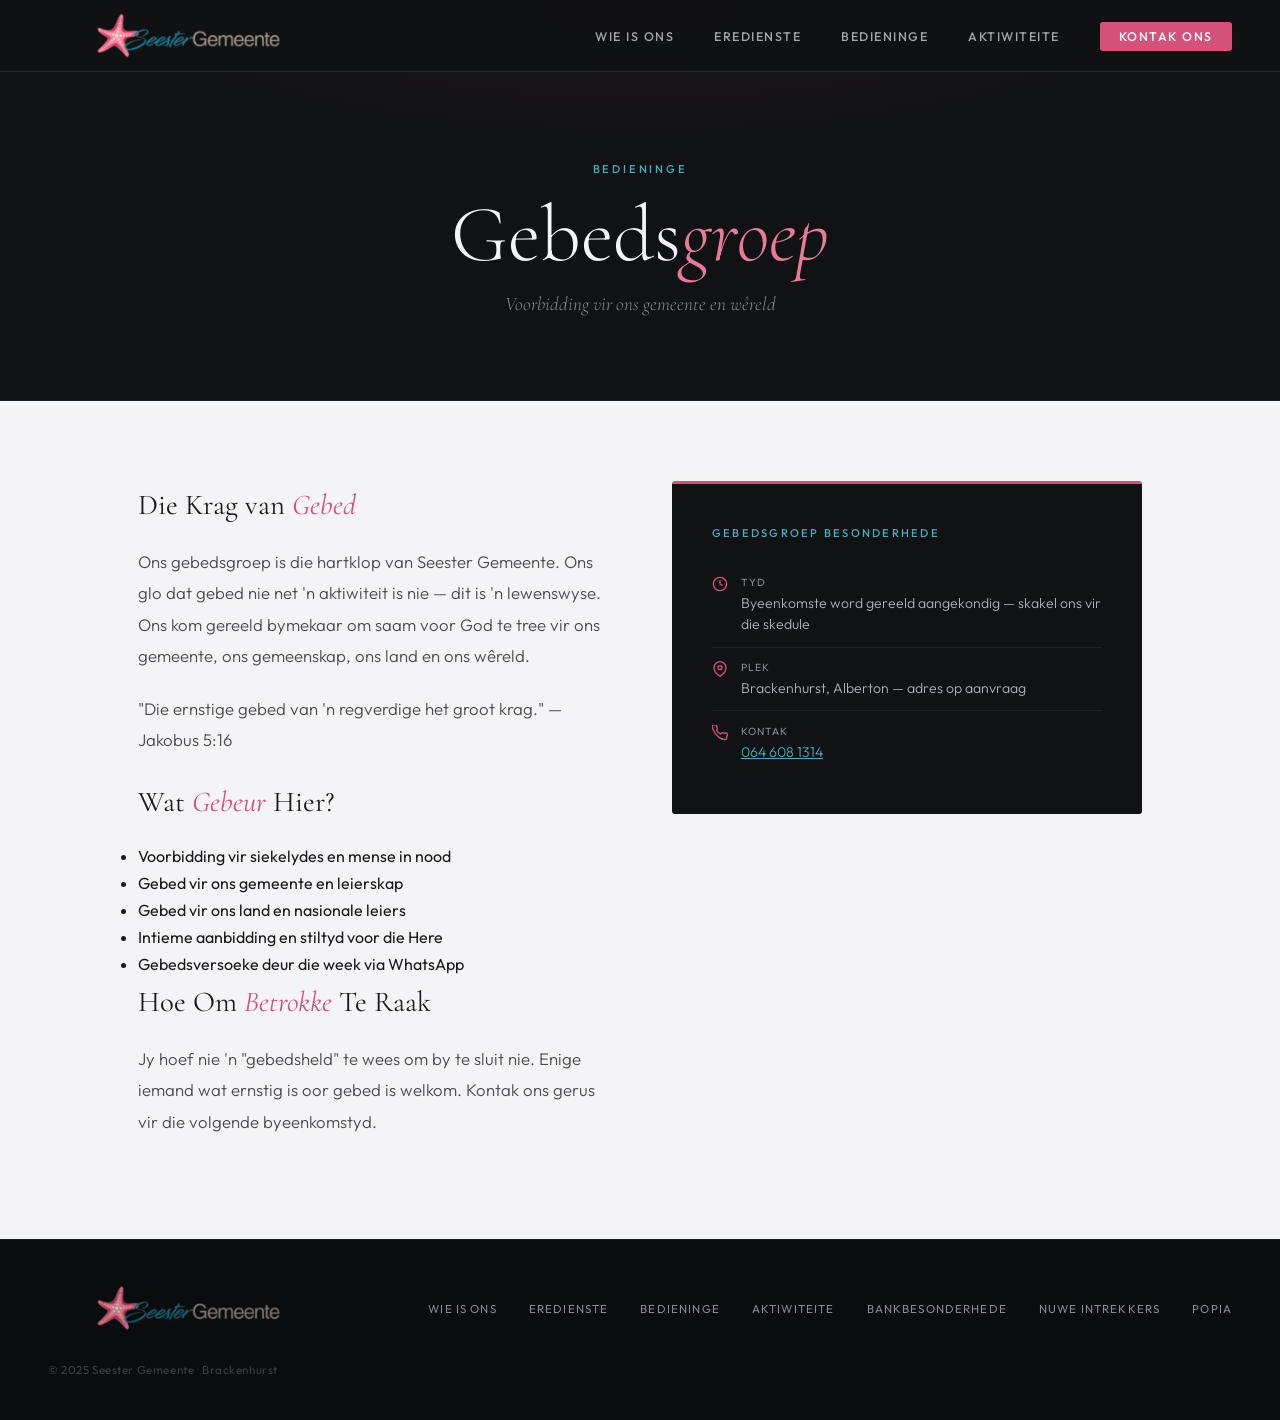
<file: gebedsgroep.html>
<!DOCTYPE html>
<html lang="af">
<head>
  <meta charset="UTF-8">
  <meta name="viewport" content="width=device-width, initial-scale=1.0">
  <title>Gebedsgroep — Seester Gemeente</title>
  <link rel="preconnect" href="https://fonts.googleapis.com">
  <link href="https://fonts.googleapis.com/css2?family=Cormorant+Garamond:ital,wght@0,300;0,400;0,600;1,300;1,400&family=Outfit:wght@300;400;500&display=swap" rel="stylesheet">
  <link rel="icon" type="image/png" href="favicon.png">
  <link rel="stylesheet" href="seester.css">
</head>
<body>
  <nav>
    <a href="index.html" class="nav-logo">
      <img src="seester.png" alt="Seester Gemeente">
    </a>
    <ul class="nav-links">
      <li><a href="oorons.html">Wie Is Ons</a></li>
      <li><a href="eredienste.html">Eredienste</a></li>
      <li><a href="bedieninge.html">Bedieninge</a></li>
      <li><a href="aktiwiteite.html">Aktiwiteite</a></li>
      <li><a href="index.html#kontak" class="nav-cta">Kontak Ons</a></li>
    </ul>
  </nav>

  <div class="page-hero">
    <p class="page-hero-label">Bedieninge</p>
    <h1 class="page-hero-title">Gebeds<em>groep</em></h1>
    <p class="page-hero-sub">Voorbidding vir ons gemeente en wêreld</p>
  </div>

  <div class="ministry-content fade-up">
    <div>
      <h3>Die Krag van <em>Gebed</em></h3>
      <p>Ons gebedsgroep is die hartklop van Seester Gemeente. Ons glo dat gebed nie net 'n aktiwiteit is nie — dit is 'n lewenswyse. Ons kom gereeld bymekaar om saam voor God te tree vir ons gemeente, ons gemeenskap, ons land en ons wêreld.</p>
      <p>"Die ernstige gebed van 'n regverdige het groot krag." — Jakobus 5:16</p>

      <h3>Wat <em>Gebeur</em> Hier?</h3>
      <ul>
        <li>Voorbidding vir siekelydes en mense in nood</li>
        <li>Gebed vir ons gemeente en leierskap</li>
        <li>Gebed vir ons land en nasionale leiers</li>
        <li>Intieme aanbidding en stiltyd voor die Here</li>
        <li>Gebedsversoeke deur die week via WhatsApp</li>
      </ul>

      <h3>Hoe Om <em>Betrokke</em> Te Raak</h3>
      <p>Jy hoef nie 'n "gebedsheld" te wees om by te sluit nie. Enige iemand wat ernstig is oor gebed is welkom. Kontak ons gerus vir die volgende byeenkomstyd.</p>
    </div>
    <div class="ministry-sidebar">
      <h4>Gebedsgroep Besonderhede</h4>
      <div class="sidebar-row">
        <svg viewBox="0 0 24 24" fill="none" stroke="currentColor" stroke-width="2"><circle cx="12" cy="12" r="10"/><polyline points="12 6 12 12 16 14"/></svg>
        <div><div class="sidebar-label">Tyd</div><div class="sidebar-text">Byeenkomste word gereeld aangekondig — skakel ons vir die skedule</div></div>
      </div>
      <div class="sidebar-row">
        <svg viewBox="0 0 24 24" fill="none" stroke="currentColor" stroke-width="2"><path d="M21 10c0 7-9 13-9 13s-9-6-9-13a9 9 0 0118 0z"/><circle cx="12" cy="10" r="3"/></svg>
        <div><div class="sidebar-label">Plek</div><div class="sidebar-text">Brackenhurst, Alberton — adres op aanvraag</div></div>
      </div>
      <div class="sidebar-row">
        <svg viewBox="0 0 24 24" fill="none" stroke="currentColor" stroke-width="2"><path d="M22 16.92v3a2 2 0 01-2.18 2 19.79 19.79 0 01-8.63-3.07A19.5 19.5 0 013.07 9.5 19.79 19.79 0 01.14 1 2 2 0 012.11.18h3a2 2 0 012 1.72c.127.96.361 1.903.7 2.81a2 2 0 01-.45 2.11L6.91 7.91a16 16 0 006 6l1.8-1.8a2 2 0 012.11-.45c.907.339 1.85.573 2.81.7A2 2 0 0122 16.92z"/></svg>
        <div><div class="sidebar-label">Kontak</div><div class="sidebar-text"><a href="https://wa.me/27646081314" style="color:var(--teal-light);">064 608 1314</a></div></div>
      </div>
    </div>
  </div>

  <footer>
    <div class="footer-logo"><img src="seester.png" alt="Seester Gemeente"></div>
    <ul class="footer-links">
      <li><a href="oorons.html">Wie Is Ons</a></li>
      <li><a href="eredienste.html">Eredienste</a></li>
      <li><a href="bedieninge.html">Bedieninge</a></li>
      <li><a href="aktiwiteite.html">Aktiwiteite</a></li>
      <li><a href="bankbesonderhede.html">Bankbesonderhede</a></li>
      <li><a href="nuweintrekkers.html">Nuwe Intrekkers</a></li>
      <li><a href="popia.html">POPIA</a></li>
    </ul>
    <div class="footer-copy">© 2025 Seester Gemeente · Brackenhurst</div>
  </footer>
  <script src="seester.js"></script>
</body>
</html>
</file>
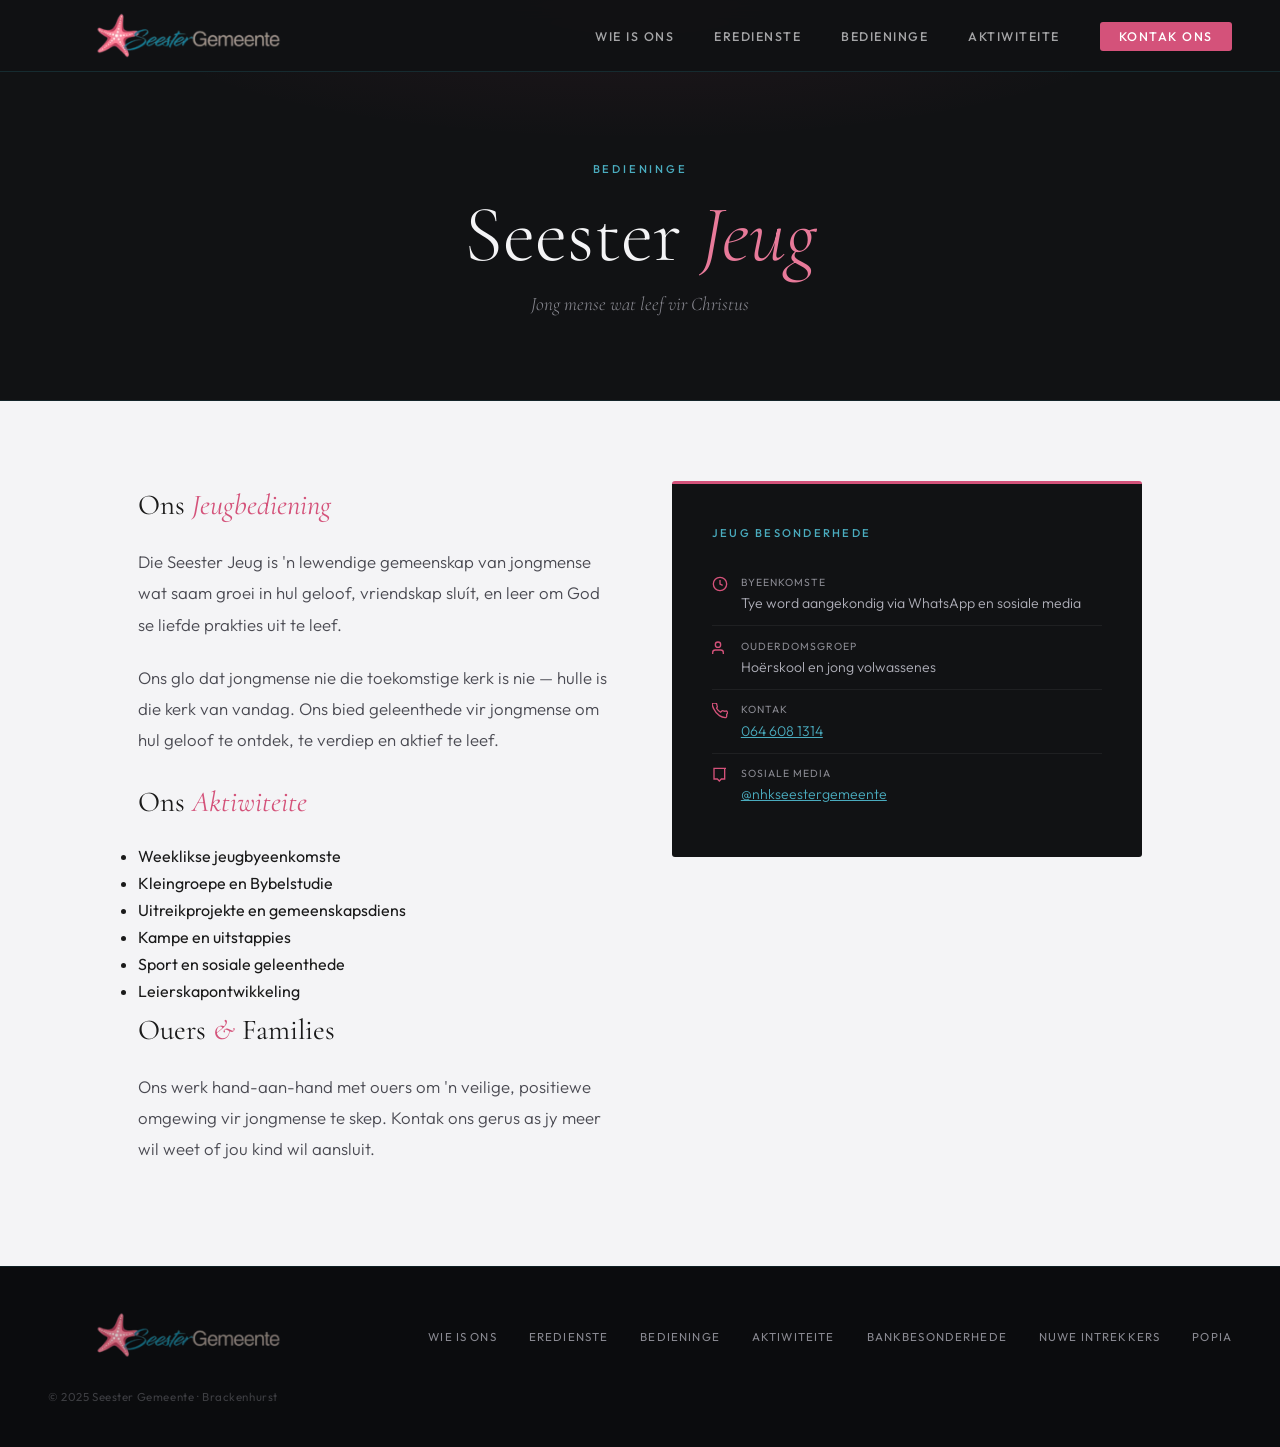
<file: jeug.html>
<!DOCTYPE html>
<html lang="af">
<head>
  <meta charset="UTF-8">
  <meta name="viewport" content="width=device-width, initial-scale=1.0">
  <title>Jeug — Seester Gemeente</title>
  <link rel="preconnect" href="https://fonts.googleapis.com">
  <link href="https://fonts.googleapis.com/css2?family=Cormorant+Garamond:ital,wght@0,300;0,400;0,600;1,300;1,400&family=Outfit:wght@300;400;500&display=swap" rel="stylesheet">
  <link rel="icon" type="image/png" href="favicon.png">
  <link rel="stylesheet" href="seester.css">
</head>
<body>
  <nav>
    <a href="index.html" class="nav-logo">
      <img src="seester.png" alt="Seester Gemeente">
    </a>
    <ul class="nav-links">
      <li><a href="oorons.html">Wie Is Ons</a></li>
      <li><a href="eredienste.html">Eredienste</a></li>
      <li><a href="bedieninge.html">Bedieninge</a></li>
      <li><a href="aktiwiteite.html">Aktiwiteite</a></li>
      <li><a href="index.html#kontak" class="nav-cta">Kontak Ons</a></li>
    </ul>
  </nav>

  <div class="page-hero">
    <p class="page-hero-label">Bedieninge</p>
    <h1 class="page-hero-title">Seester <em>Jeug</em></h1>
    <p class="page-hero-sub">Jong mense wat leef vir Christus</p>
  </div>

  <div class="ministry-content fade-up">
    <div>
      <h3>Ons <em>Jeugbediening</em></h3>
      <p>Die Seester Jeug is 'n lewendige gemeenskap van jongmense wat saam groei in hul geloof, vriendskap sluít, en leer om God se liefde prakties uit te leef.</p>
      <p>Ons glo dat jongmense nie die toekomstige kerk is nie — hulle is die kerk van vandag. Ons bied geleenthede vir jongmense om hul geloof te ontdek, te verdiep en aktief te leef.</p>

      <h3>Ons <em>Aktiwiteite</em></h3>
      <ul>
        <li>Weeklikse jeugbyeenkomste</li>
        <li>Kleingroepe en Bybelstudie</li>
        <li>Uitreikprojekte en gemeenskapsdiens</li>
        <li>Kampe en uitstappies</li>
        <li>Sport en sosiale geleenthede</li>
        <li>Leierskapontwikkeling</li>
      </ul>

      <h3>Ouers <em>&</em> Families</h3>
      <p>Ons werk hand-aan-hand met ouers om 'n veilige, positiewe omgewing vir jongmense te skep. Kontak ons gerus as jy meer wil weet of jou kind wil aansluit.</p>
    </div>
    <div class="ministry-sidebar">
      <h4>Jeug Besonderhede</h4>
      <div class="sidebar-row">
        <svg viewBox="0 0 24 24" fill="none" stroke="currentColor" stroke-width="2"><circle cx="12" cy="12" r="10"/><polyline points="12 6 12 12 16 14"/></svg>
        <div><div class="sidebar-label">Byeenkomste</div><div class="sidebar-text">Tye word aangekondig via WhatsApp en sosiale media</div></div>
      </div>
      <div class="sidebar-row">
        <svg viewBox="0 0 24 24" fill="none" stroke="currentColor" stroke-width="2"><path d="M17 21v-2a4 4 0 00-4-4H5a4 4 0 00-4 4v2"/><circle cx="9" cy="7" r="4"/></svg>
        <div><div class="sidebar-label">Ouderdomsgroep</div><div class="sidebar-text">Hoërskool en jong volwassenes</div></div>
      </div>
      <div class="sidebar-row">
        <svg viewBox="0 0 24 24" fill="none" stroke="currentColor" stroke-width="2"><path d="M22 16.92v3a2 2 0 01-2.18 2 19.79 19.79 0 01-8.63-3.07A19.5 19.5 0 013.07 9.5 19.79 19.79 0 01.14 1 2 2 0 012.11.18h3a2 2 0 012 1.72c.127.96.361 1.903.7 2.81a2 2 0 01-.45 2.11L6.91 7.91a16 16 0 006 6l1.8-1.8a2 2 0 012.11-.45c.907.339 1.85.573 2.81.7A2 2 0 0122 16.92z"/></svg>
        <div><div class="sidebar-label">Kontak</div><div class="sidebar-text"><a href="https://wa.me/27646081314" style="color:var(--teal-light);">064 608 1314</a></div></div>
      </div>
      <div class="sidebar-row">
        <svg viewBox="0 0 24 24" fill="none" stroke="currentColor" stroke-width="2"><path d="M21 2H3v16h5l3 3 3-3h5V2z"/></svg>
        <div><div class="sidebar-label">Sosiale Media</div><div class="sidebar-text"><a href="https://www.instagram.com/nhkseestergemeente?igsh=NDc2eWdsbGVjdDly" target="_blank" style="color:var(--teal-light);">@nhkseestergemeente</a></div></div>
      </div>
    </div>
  </div>

  <footer>
    <div class="footer-logo"><img src="seester.png" alt="Seester Gemeente"></div>
    <ul class="footer-links">
      <li><a href="oorons.html">Wie Is Ons</a></li>
      <li><a href="eredienste.html">Eredienste</a></li>
      <li><a href="bedieninge.html">Bedieninge</a></li>
      <li><a href="aktiwiteite.html">Aktiwiteite</a></li>
      <li><a href="bankbesonderhede.html">Bankbesonderhede</a></li>
      <li><a href="nuweintrekkers.html">Nuwe Intrekkers</a></li>
      <li><a href="popia.html">POPIA</a></li>
    </ul>
    <div class="footer-copy">© 2025 Seester Gemeente · Brackenhurst</div>
  </footer>
  <script src="seester.js"></script>
</body>
</html>
</file>
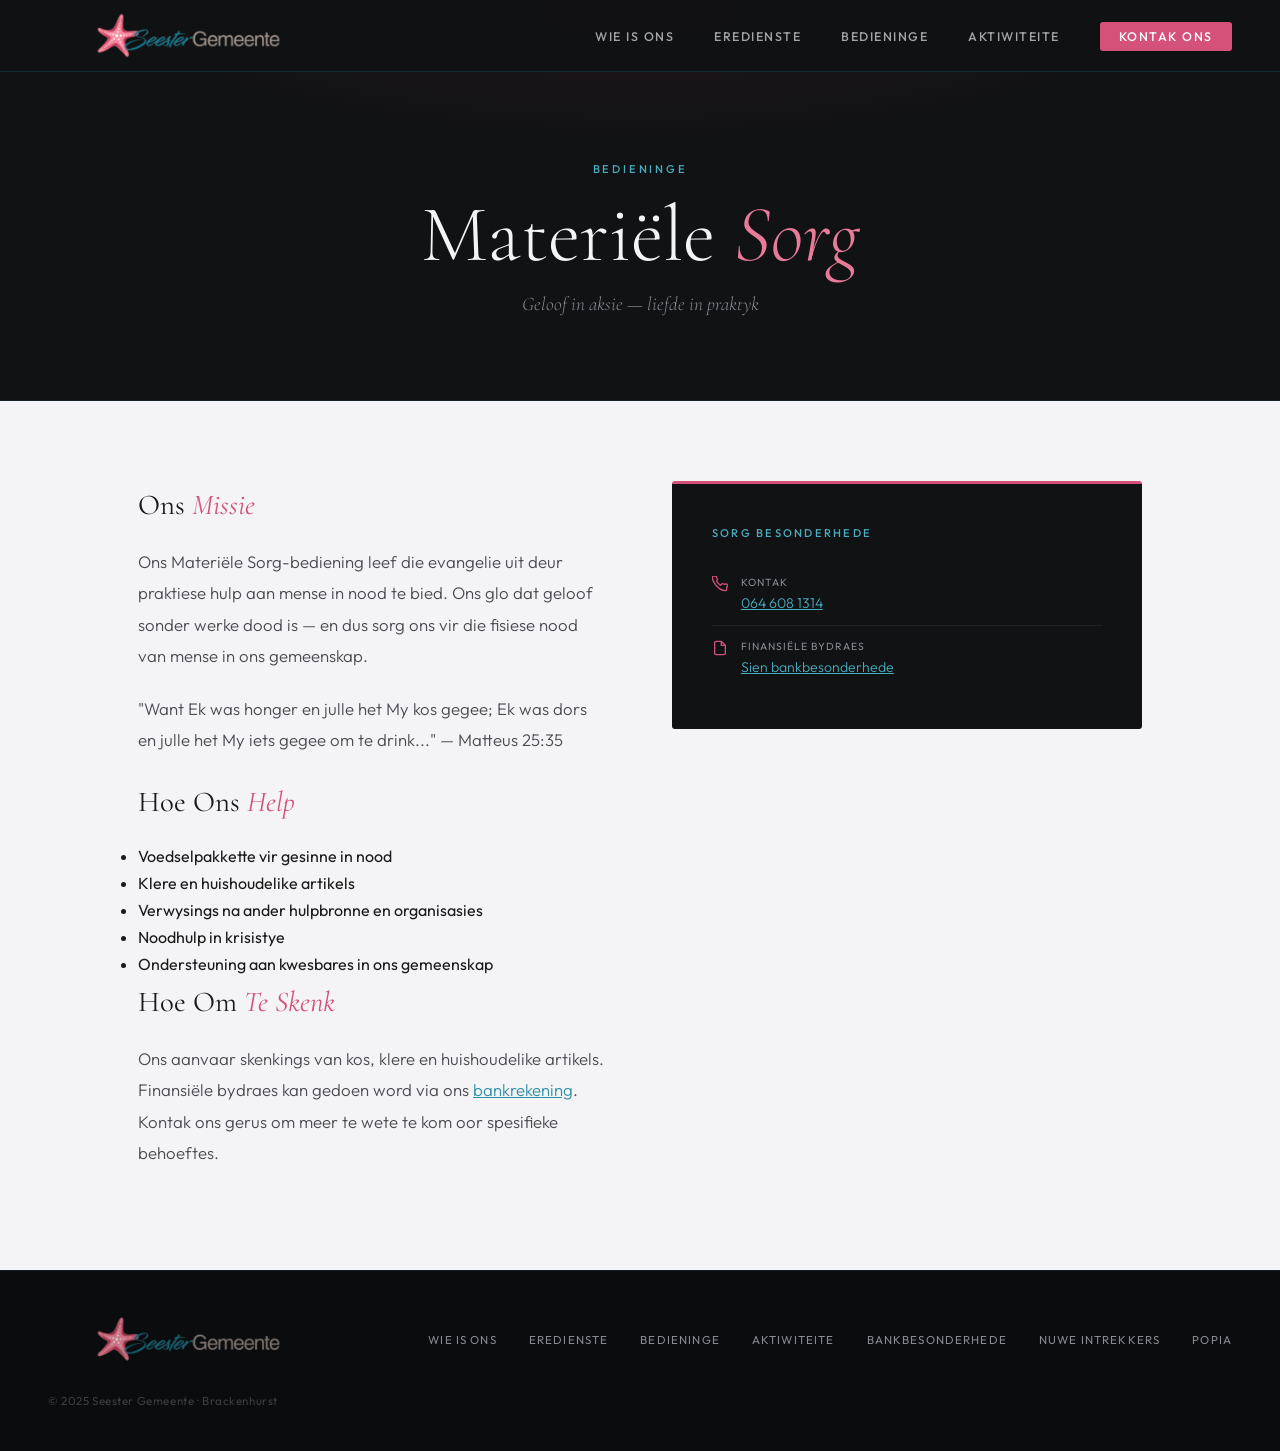
<file: materielesorg.html>
<!DOCTYPE html>
<html lang="af">
<head>
  <meta charset="UTF-8">
  <meta name="viewport" content="width=device-width, initial-scale=1.0">
  <title>Materiële Sorg — Seester Gemeente</title>
  <link rel="preconnect" href="https://fonts.googleapis.com">
  <link href="https://fonts.googleapis.com/css2?family=Cormorant+Garamond:ital,wght@0,300;0,400;0,600;1,300;1,400&family=Outfit:wght@300;400;500&display=swap" rel="stylesheet">
  <link rel="icon" type="image/png" href="favicon.png">
  <link rel="stylesheet" href="seester.css">
</head>
<body>
  <nav>
    <a href="index.html" class="nav-logo">
      <img src="seester.png" alt="Seester Gemeente">
    </a>
    <ul class="nav-links">
      <li><a href="oorons.html">Wie Is Ons</a></li>
      <li><a href="eredienste.html">Eredienste</a></li>
      <li><a href="bedieninge.html">Bedieninge</a></li>
      <li><a href="aktiwiteite.html">Aktiwiteite</a></li>
      <li><a href="index.html#kontak" class="nav-cta">Kontak Ons</a></li>
    </ul>
  </nav>

  <div class="page-hero">
    <p class="page-hero-label">Bedieninge</p>
    <h1 class="page-hero-title">Materiële <em>Sorg</em></h1>
    <p class="page-hero-sub">Geloof in aksie — liefde in praktyk</p>
  </div>

  <div class="ministry-content fade-up">
    <div>
      <h3>Ons <em>Missie</em></h3>
      <p>Ons Materiële Sorg-bediening leef die evangelie uit deur praktiese hulp aan mense in nood te bied. Ons glo dat geloof sonder werke dood is — en dus sorg ons vir die fisiese nood van mense in ons gemeenskap.</p>
      <p>"Want Ek was honger en julle het My kos gegee; Ek was dors en julle het My iets gegee om te drink..." — Matteus 25:35</p>

      <h3>Hoe Ons <em>Help</em></h3>
      <ul>
        <li>Voedselpakkette vir gesinne in nood</li>
        <li>Klere en huishoudelike artikels</li>
        <li>Verwysings na ander hulpbronne en organisasies</li>
        <li>Noodhulp in krisistye</li>
        <li>Ondersteuning aan kwesbares in ons gemeenskap</li>
      </ul>

      <h3>Hoe Om <em>Te Skenk</em></h3>
      <p>Ons aanvaar skenkings van kos, klere en huishoudelike artikels. Finansiële bydraes kan gedoen word via ons <a href="bankbesonderhede.html" style="color:var(--teal);">bankrekening</a>. Kontak ons gerus om meer te wete te kom oor spesifieke behoeftes.</p>
    </div>
    <div class="ministry-sidebar">
      <h4>Sorg Besonderhede</h4>
      <div class="sidebar-row">
        <svg viewBox="0 0 24 24" fill="none" stroke="currentColor" stroke-width="2"><path d="M22 16.92v3a2 2 0 01-2.18 2 19.79 19.79 0 01-8.63-3.07A19.5 19.5 0 013.07 9.5 19.79 19.79 0 01.14 1 2 2 0 012.11.18h3a2 2 0 012 1.72c.127.96.361 1.903.7 2.81a2 2 0 01-.45 2.11L6.91 7.91a16 16 0 006 6l1.8-1.8a2 2 0 012.11-.45c.907.339 1.85.573 2.81.7A2 2 0 0122 16.92z"/></svg>
        <div><div class="sidebar-label">Kontak</div><div class="sidebar-text"><a href="https://wa.me/27646081314" style="color:var(--teal-light);">064 608 1314</a></div></div>
      </div>
      <div class="sidebar-row">
        <svg viewBox="0 0 24 24" fill="none" stroke="currentColor" stroke-width="2"><path d="M14 2H6a2 2 0 00-2 2v16a2 2 0 002 2h12a2 2 0 002-2V8z"/><polyline points="14 2 14 8 20 8"/></svg>
        <div><div class="sidebar-label">Finansiële Bydraes</div><div class="sidebar-text"><a href="bankbesonderhede.html" style="color:var(--teal-light);">Sien bankbesonderhede</a></div></div>
      </div>
    </div>
  </div>

  <footer>
    <div class="footer-logo"><img src="seester.png" alt="Seester Gemeente"></div>
    <ul class="footer-links">
      <li><a href="oorons.html">Wie Is Ons</a></li>
      <li><a href="eredienste.html">Eredienste</a></li>
      <li><a href="bedieninge.html">Bedieninge</a></li>
      <li><a href="aktiwiteite.html">Aktiwiteite</a></li>
      <li><a href="bankbesonderhede.html">Bankbesonderhede</a></li>
      <li><a href="nuweintrekkers.html">Nuwe Intrekkers</a></li>
      <li><a href="popia.html">POPIA</a></li>
    </ul>
    <div class="footer-copy">© 2025 Seester Gemeente · Brackenhurst</div>
  </footer>
  <script src="seester.js"></script>
</body>
</html>
</file>
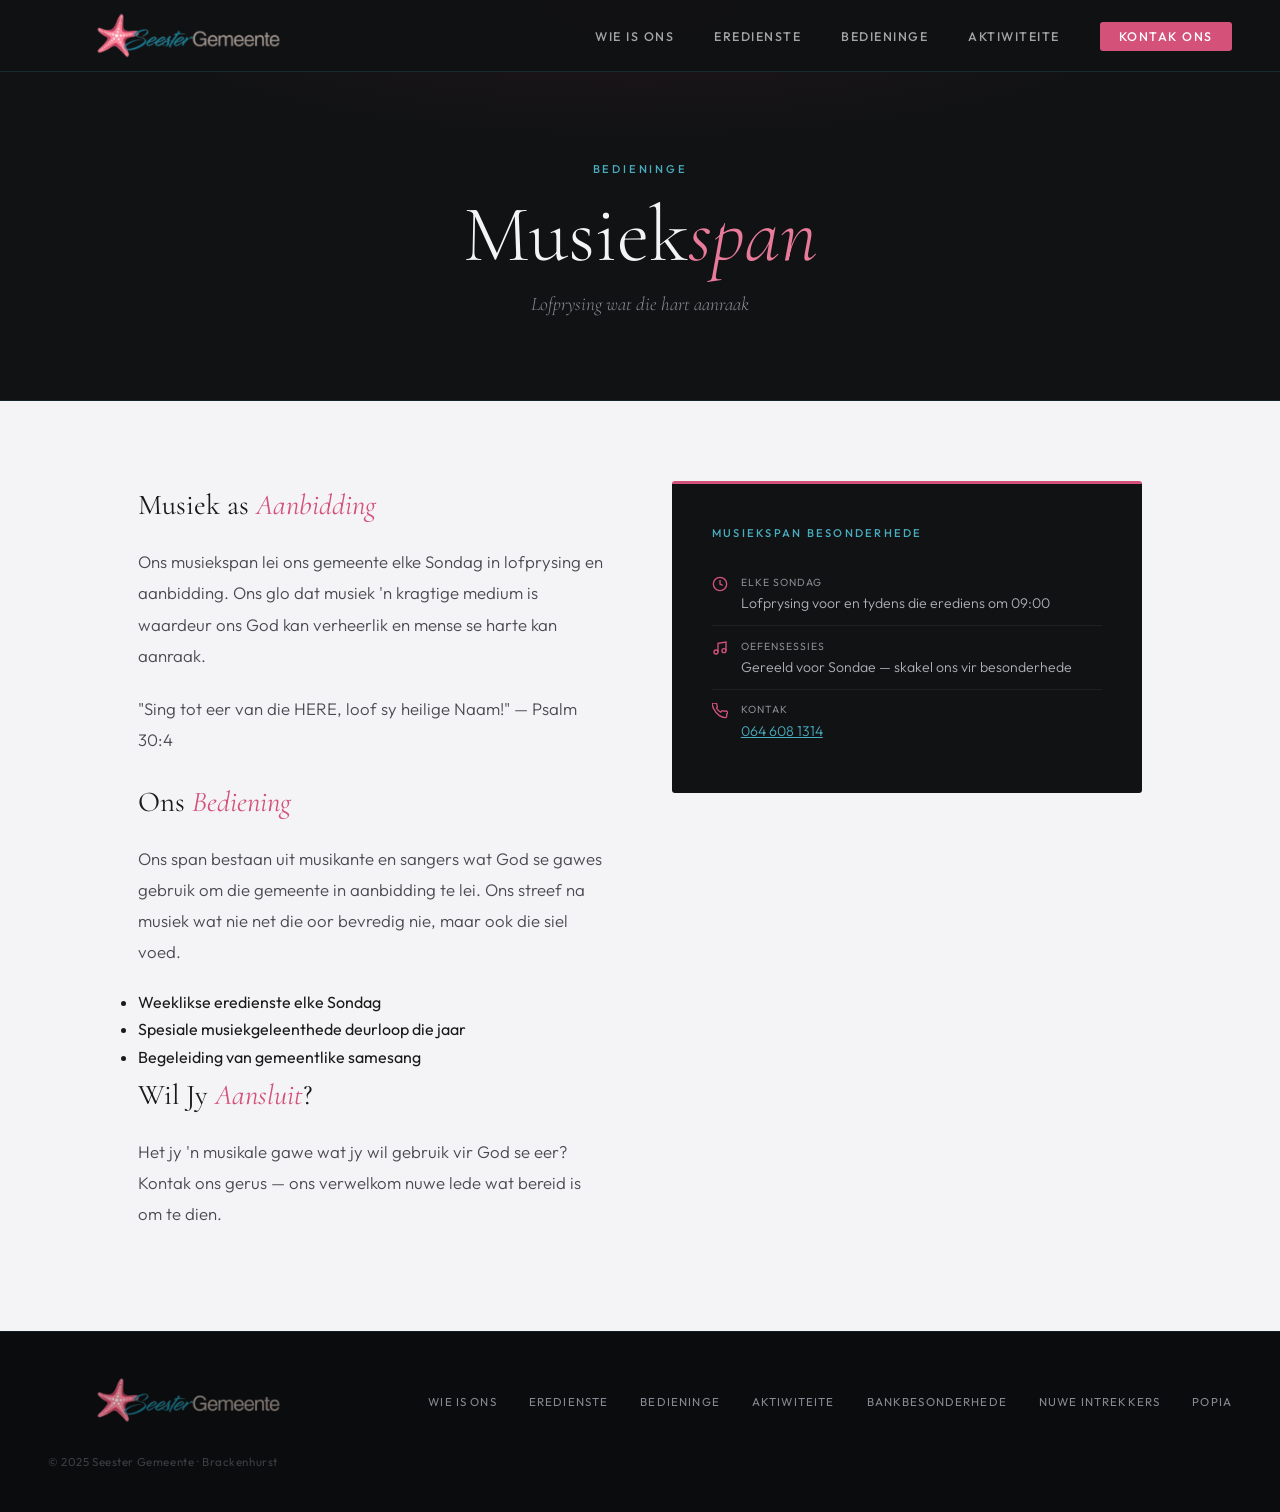
<file: musiekspan.html>
<!DOCTYPE html>
<html lang="af">
<head>
  <meta charset="UTF-8">
  <meta name="viewport" content="width=device-width, initial-scale=1.0">
  <title>Musiekspan — Seester Gemeente</title>
  <link rel="preconnect" href="https://fonts.googleapis.com">
  <link href="https://fonts.googleapis.com/css2?family=Cormorant+Garamond:ital,wght@0,300;0,400;0,600;1,300;1,400&family=Outfit:wght@300;400;500&display=swap" rel="stylesheet">
  <link rel="icon" type="image/png" href="favicon.png">
  <link rel="stylesheet" href="seester.css">
</head>
<body>
  <nav>
    <a href="index.html" class="nav-logo">
      <img src="seester.png" alt="Seester Gemeente">
    </a>
    <ul class="nav-links">
      <li><a href="oorons.html">Wie Is Ons</a></li>
      <li><a href="eredienste.html">Eredienste</a></li>
      <li><a href="bedieninge.html">Bedieninge</a></li>
      <li><a href="aktiwiteite.html">Aktiwiteite</a></li>
      <li><a href="index.html#kontak" class="nav-cta">Kontak Ons</a></li>
    </ul>
  </nav>

  <div class="page-hero">
    <p class="page-hero-label">Bedieninge</p>
    <h1 class="page-hero-title">Musiek<em>span</em></h1>
    <p class="page-hero-sub">Lofprysing wat die hart aanraak</p>
  </div>

  <div class="ministry-content fade-up">
    <div>
      <h3>Musiek as <em>Aanbidding</em></h3>
      <p>Ons musiekspan lei ons gemeente elke Sondag in lofprysing en aanbidding. Ons glo dat musiek 'n kragtige medium is waardeur ons God kan verheerlik en mense se harte kan aanraak.</p>
      <p>"Sing tot eer van die HERE, loof sy heilige Naam!" — Psalm 30:4</p>

      <h3>Ons <em>Bediening</em></h3>
      <p>Ons span bestaan uit musikante en sangers wat God se gawes gebruik om die gemeente in aanbidding te lei. Ons streef na musiek wat nie net die oor bevredig nie, maar ook die siel voed.</p>
      <ul>
        <li>Weeklikse eredienste elke Sondag</li>
        <li>Spesiale musiekgeleenthede deurloop die jaar</li>
        <li>Begeleiding van gemeentlike samesang</li>
      </ul>

      <h3>Wil Jy <em>Aansluit</em>?</h3>
      <p>Het jy 'n musikale gawe wat jy wil gebruik vir God se eer? Kontak ons gerus — ons verwelkom nuwe lede wat bereid is om te dien.</p>
    </div>
    <div class="ministry-sidebar">
      <h4>Musiekspan Besonderhede</h4>
      <div class="sidebar-row">
        <svg viewBox="0 0 24 24" fill="none" stroke="currentColor" stroke-width="2"><circle cx="12" cy="12" r="10"/><polyline points="12 6 12 12 16 14"/></svg>
        <div><div class="sidebar-label">Elke Sondag</div><div class="sidebar-text">Lofprysing voor en tydens die erediens om 09:00</div></div>
      </div>
      <div class="sidebar-row">
        <svg viewBox="0 0 24 24" fill="none" stroke="currentColor" stroke-width="2"><path d="M9 18V5l12-2v13"/><circle cx="6" cy="18" r="3"/><circle cx="18" cy="16" r="3"/></svg>
        <div><div class="sidebar-label">Oefensessies</div><div class="sidebar-text">Gereeld voor Sondae — skakel ons vir besonderhede</div></div>
      </div>
      <div class="sidebar-row">
        <svg viewBox="0 0 24 24" fill="none" stroke="currentColor" stroke-width="2"><path d="M22 16.92v3a2 2 0 01-2.18 2 19.79 19.79 0 01-8.63-3.07A19.5 19.5 0 013.07 9.5 19.79 19.79 0 01.14 1 2 2 0 012.11.18h3a2 2 0 012 1.72c.127.96.361 1.903.7 2.81a2 2 0 01-.45 2.11L6.91 7.91a16 16 0 006 6l1.8-1.8a2 2 0 012.11-.45c.907.339 1.85.573 2.81.7A2 2 0 0122 16.92z"/></svg>
        <div><div class="sidebar-label">Kontak</div><div class="sidebar-text"><a href="https://wa.me/27646081314" style="color:var(--teal-light);">064 608 1314</a></div></div>
      </div>
    </div>
  </div>

  <footer>
    <div class="footer-logo"><img src="seester.png" alt="Seester Gemeente"></div>
    <ul class="footer-links">
      <li><a href="oorons.html">Wie Is Ons</a></li>
      <li><a href="eredienste.html">Eredienste</a></li>
      <li><a href="bedieninge.html">Bedieninge</a></li>
      <li><a href="aktiwiteite.html">Aktiwiteite</a></li>
      <li><a href="bankbesonderhede.html">Bankbesonderhede</a></li>
      <li><a href="nuweintrekkers.html">Nuwe Intrekkers</a></li>
      <li><a href="popia.html">POPIA</a></li>
    </ul>
    <div class="footer-copy">© 2025 Seester Gemeente · Brackenhurst</div>
  </footer>
  <script src="seester.js"></script>
</body>
</html>
</file>
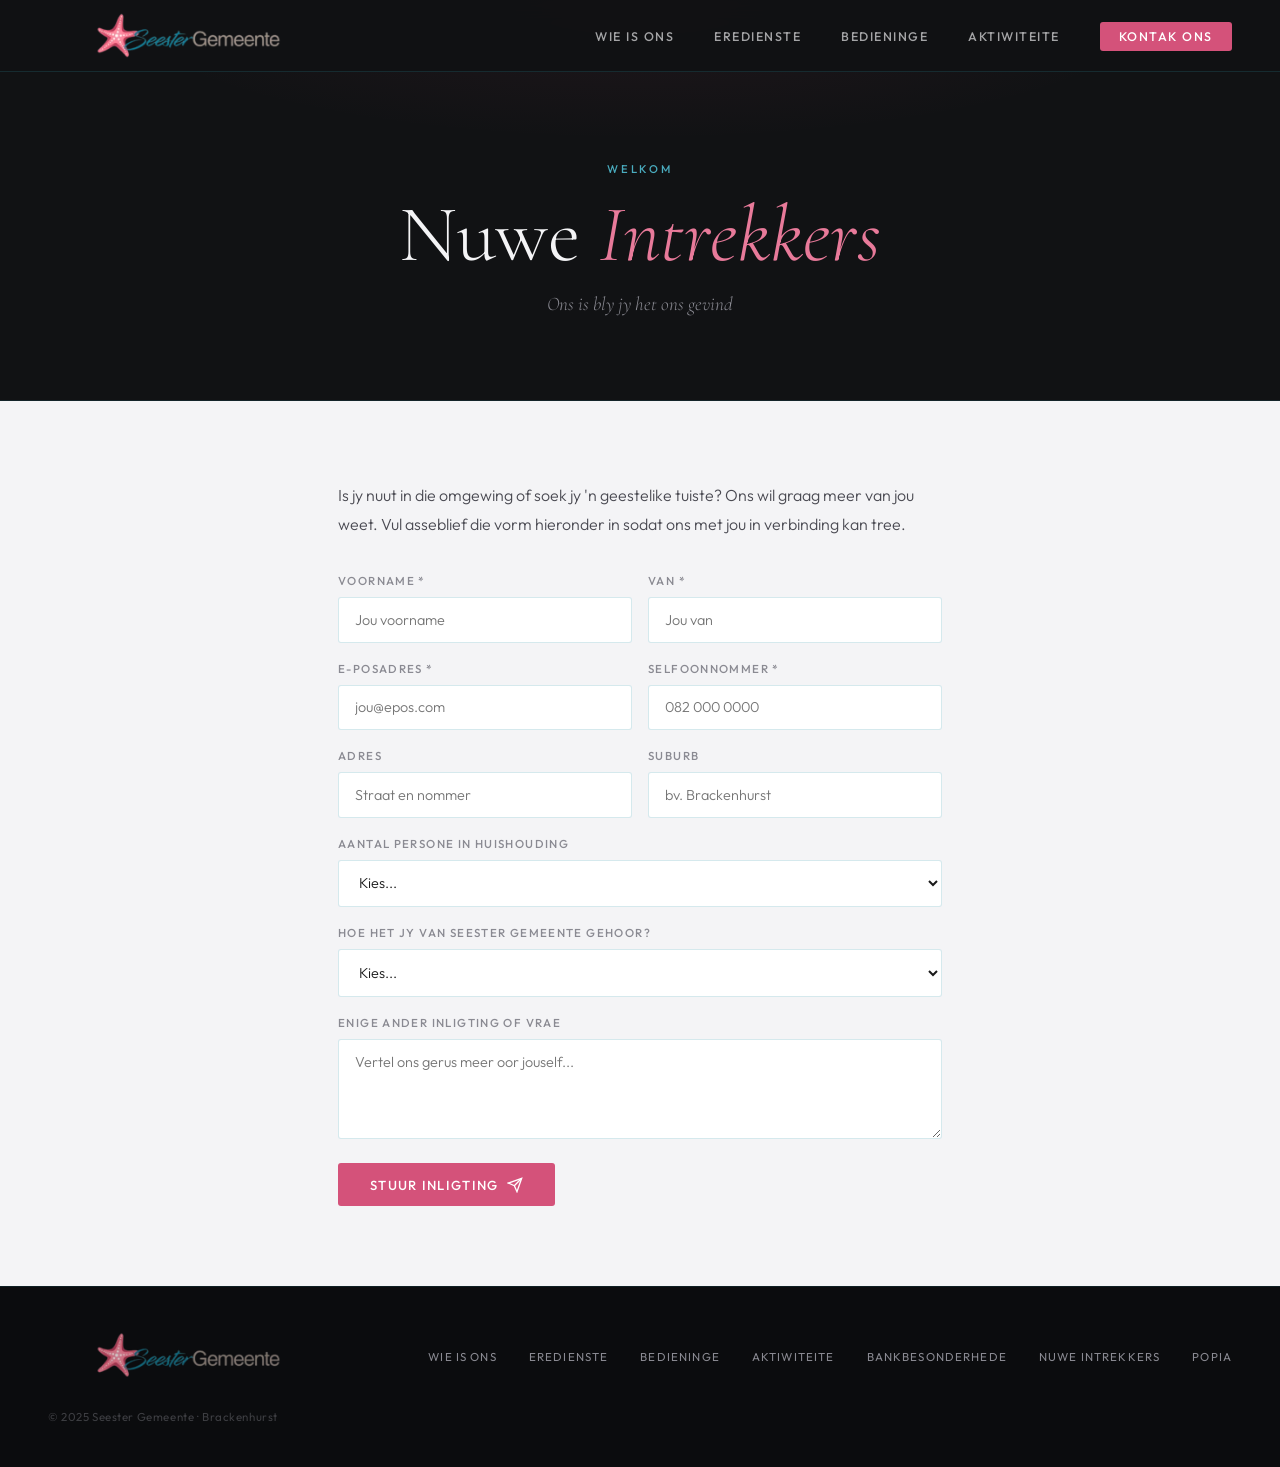
<file: nuweintrekkers.html>
<!DOCTYPE html>
<html lang="af">
<head>
  <meta charset="UTF-8">
  <meta name="viewport" content="width=device-width, initial-scale=1.0">
  <title>Nuwe Intrekkers — Seester Gemeente</title>
  <link rel="preconnect" href="https://fonts.googleapis.com">
  <link href="https://fonts.googleapis.com/css2?family=Cormorant+Garamond:ital,wght@0,300;0,400;0,600;1,300;1,400&family=Outfit:wght@300;400;500&display=swap" rel="stylesheet">
  <link rel="icon" type="image/png" href="favicon.png">
  <link rel="stylesheet" href="seester.css">
</head>
<body>
  <nav>
    <a href="index.html" class="nav-logo">
      <img src="seester.png" alt="Seester Gemeente">
    </a>
    <ul class="nav-links">
      <li><a href="oorons.html">Wie Is Ons</a></li>
      <li><a href="eredienste.html">Eredienste</a></li>
      <li><a href="bedieninge.html">Bedieninge</a></li>
      <li><a href="aktiwiteite.html">Aktiwiteite</a></li>
      <li><a href="index.html#kontak" class="nav-cta">Kontak Ons</a></li>
    </ul>
  </nav>

  <div class="page-hero">
    <p class="page-hero-label">Welkom</p>
    <h1 class="page-hero-title">Nuwe <em>Intrekkers</em></h1>
    <p class="page-hero-sub">Ons is bly jy het ons gevind</p>
  </div>

  <div class="form-section fade-up">
    <p>Is jy nuut in die omgewing of soek jy 'n geestelike tuiste? Ons wil graag meer van jou weet. Vul asseblief die vorm hieronder in sodat ons met jou in verbinding kan tree.</p>

    <form id="contact-form" action="https://formspree.io/f/xvzlkqej" method="POST">
      <input type="hidden" name="_subject" value="Nuwe Intrekker - Seester Gemeente">

      <div class="form-row">
        <div class="form-field-light">
          <label>Voorname *</label>
          <input type="text" name="voorname" placeholder="Jou voorname" required>
        </div>
        <div class="form-field-light">
          <label>Van *</label>
          <input type="text" name="van" placeholder="Jou van" required>
        </div>
      </div>

      <div class="form-row">
        <div class="form-field-light">
          <label>E-posadres *</label>
          <input type="email" name="email" placeholder="jou@epos.com" required>
        </div>
        <div class="form-field-light">
          <label>Selfoonnommer *</label>
          <input type="tel" name="selfoon" placeholder="082 000 0000" required>
        </div>
      </div>

      <div class="form-row">
        <div class="form-field-light">
          <label>Adres</label>
          <input type="text" name="adres" placeholder="Straat en nommer">
        </div>
        <div class="form-field-light">
          <label>Suburb</label>
          <input type="text" name="suburb" placeholder="bv. Brackenhurst">
        </div>
      </div>

      <div class="form-field-light">
        <label>Aantal persone in huishouding</label>
        <select name="huishouding">
          <option value="">Kies...</option>
          <option>1</option>
          <option>2</option>
          <option>3</option>
          <option>4</option>
          <option>5+</option>
        </select>
      </div>

      <div class="form-field-light">
        <label>Hoe het jy van Seester Gemeente gehoor?</label>
        <select name="verwysing">
          <option value="">Kies...</option>
          <option>Vriend of Familie</option>
          <option>Sosiale Media</option>
          <option>Google</option>
          <option>YouTube</option>
          <option>Ander</option>
        </select>
      </div>

      <div class="form-field-light">
        <label>Enige ander inligting of vrae</label>
        <textarea name="boodskap" placeholder="Vertel ons gerus meer oor jouself..."></textarea>
      </div>

      <button type="submit" class="form-submit">
        Stuur Inligting
        <svg width="16" height="16" viewBox="0 0 24 24" fill="none" stroke="currentColor" stroke-width="2"><line x1="22" y1="2" x2="11" y2="13"/><polygon points="22 2 15 22 11 13 2 9 22 2"/></svg>
      </button>
    </form>
  </div>

  <footer>
    <div class="footer-logo"><img src="seester.png" alt="Seester Gemeente"></div>
    <ul class="footer-links">
      <li><a href="oorons.html">Wie Is Ons</a></li>
      <li><a href="eredienste.html">Eredienste</a></li>
      <li><a href="bedieninge.html">Bedieninge</a></li>
      <li><a href="aktiwiteite.html">Aktiwiteite</a></li>
      <li><a href="bankbesonderhede.html">Bankbesonderhede</a></li>
      <li><a href="nuweintrekkers.html">Nuwe Intrekkers</a></li>
      <li><a href="popia.html">POPIA</a></li>
    </ul>
    <div class="footer-copy">© 2025 Seester Gemeente · Brackenhurst</div>
  </footer>
  <script src="seester.js"></script>
</body>
</html>
</file>
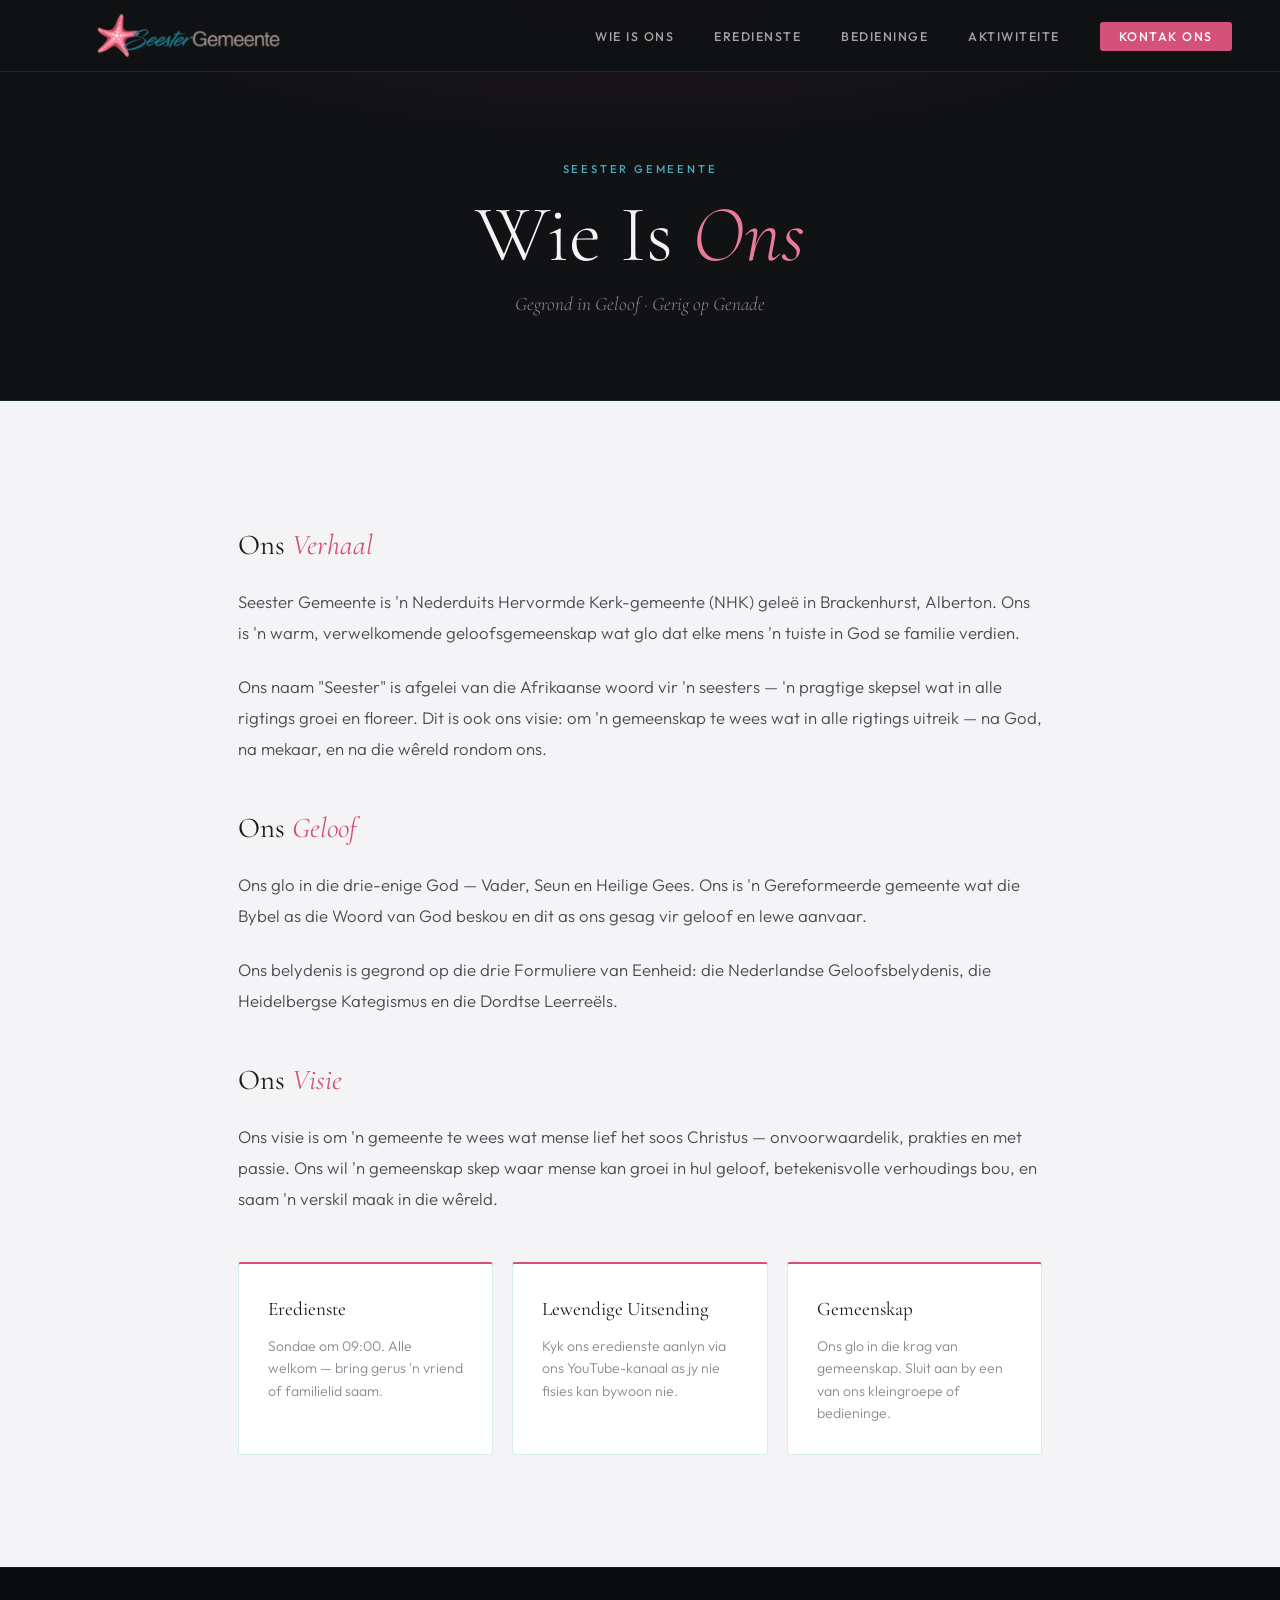
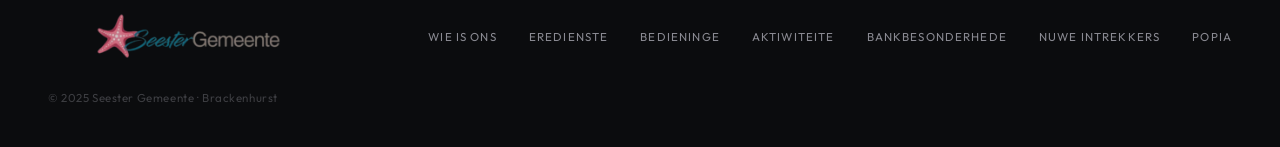
<file: oorons.html>
<!DOCTYPE html>
<html lang="af">
<head>
  <meta charset="UTF-8">
  <meta name="viewport" content="width=device-width, initial-scale=1.0">
  <title>Wie Is Ons — Seester Gemeente</title>
  <link rel="preconnect" href="https://fonts.googleapis.com">
  <link href="https://fonts.googleapis.com/css2?family=Cormorant+Garamond:ital,wght@0,300;0,400;0,600;1,300;1,400&family=Outfit:wght@300;400;500&display=swap" rel="stylesheet">
  <link rel="icon" type="image/png" href="favicon.png">
  <link rel="stylesheet" href="seester.css">
</head>
<body>
  <nav>
    <a href="index.html" class="nav-logo">
      <img src="seester.png" alt="Seester Gemeente">
    </a>
    <ul class="nav-links">
      <li><a href="oorons.html">Wie Is Ons</a></li>
      <li><a href="eredienste.html">Eredienste</a></li>
      <li><a href="bedieninge.html">Bedieninge</a></li>
      <li><a href="aktiwiteite.html">Aktiwiteite</a></li>
      <li><a href="index.html#kontak" class="nav-cta">Kontak Ons</a></li>
    </ul>
  </nav>

  <div class="page-hero">
    <p class="page-hero-label">Seester Gemeente</p>
    <h1 class="page-hero-title">Wie Is <em>Ons</em></h1>
    <p class="page-hero-sub">Gegrond in Geloof · Gerig op Genade</p>
  </div>

  <div class="content-block fade-up">
    <h3>Ons <em>Verhaal</em></h3>
    <p>Seester Gemeente is 'n Nederduits Hervormde Kerk-gemeente (NHK) geleë in Brackenhurst, Alberton. Ons is 'n warm, verwelkomende geloofsgemeenskap wat glo dat elke mens 'n tuiste in God se familie verdien.</p>
    <p>Ons naam "Seester" is afgelei van die Afrikaanse woord vir 'n seesters — 'n pragtige skepsel wat in alle rigtings groei en floreer. Dit is ook ons visie: om 'n gemeenskap te wees wat in alle rigtings uitreik — na God, na mekaar, en na die wêreld rondom ons.</p>

    <h3>Ons <em>Geloof</em></h3>
    <p>Ons glo in die drie-enige God — Vader, Seun en Heilige Gees. Ons is 'n Gereformeerde gemeente wat die Bybel as die Woord van God beskou en dit as ons gesag vir geloof en lewe aanvaar.</p>
    <p>Ons belydenis is gegrond op die drie Formuliere van Eenheid: die Nederlandse Geloofsbelydenis, die Heidelbergse Kategismus en die Dordtse Leerreëls.</p>

    <h3>Ons <em>Visie</em></h3>
    <p>Ons visie is om 'n gemeente te wees wat mense lief het soos Christus — onvoorwaardelik, prakties en met passie. Ons wil 'n gemeenskap skep waar mense kan groei in hul geloof, betekenisvolle verhoudings bou, en saam 'n verskil maak in die wêreld.</p>

    <div class="info-grid" style="margin-top:3rem;">
      <div class="info-card">
        <h4>Eredienste</h4>
        <p>Sondae om 09:00. Alle welkom — bring gerus 'n vriend of familielid saam.</p>
      </div>
      <div class="info-card">
        <h4>Lewendige Uitsending</h4>
        <p>Kyk ons eredienste aanlyn via ons YouTube-kanaal as jy nie fisies kan bywoon nie.</p>
      </div>
      <div class="info-card">
        <h4>Gemeenskap</h4>
        <p>Ons glo in die krag van gemeenskap. Sluit aan by een van ons kleingroepe of bedieninge.</p>
      </div>
    </div>
  </div>

  <footer>
    <div class="footer-logo"><img src="seester.png" alt="Seester Gemeente"></div>
    <ul class="footer-links">
      <li><a href="oorons.html">Wie Is Ons</a></li>
      <li><a href="eredienste.html">Eredienste</a></li>
      <li><a href="bedieninge.html">Bedieninge</a></li>
      <li><a href="aktiwiteite.html">Aktiwiteite</a></li>
      <li><a href="bankbesonderhede.html">Bankbesonderhede</a></li>
      <li><a href="nuweintrekkers.html">Nuwe Intrekkers</a></li>
      <li><a href="popia.html">POPIA</a></li>
    </ul>
    <div class="footer-copy">© 2025 Seester Gemeente · Brackenhurst</div>
  </footer>
  <script src="seester.js"></script>
</body>
</html>
</file>
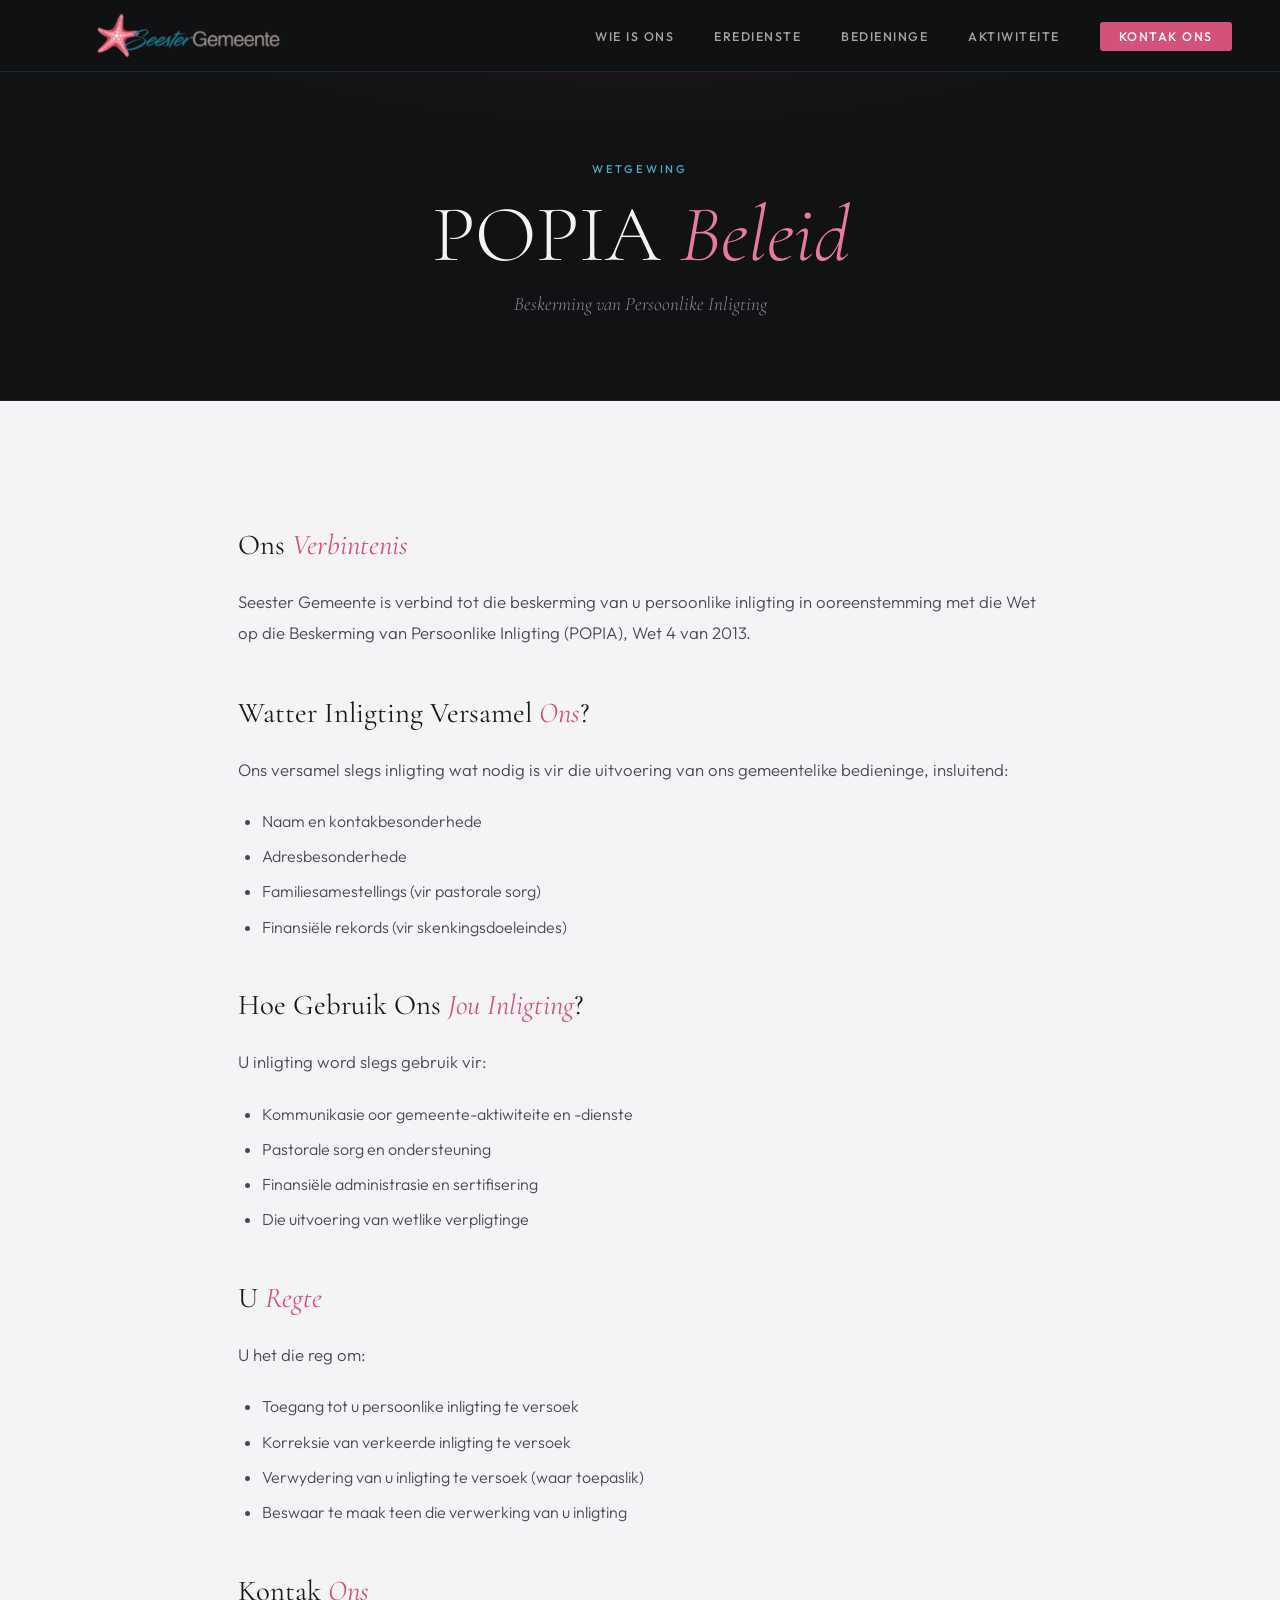
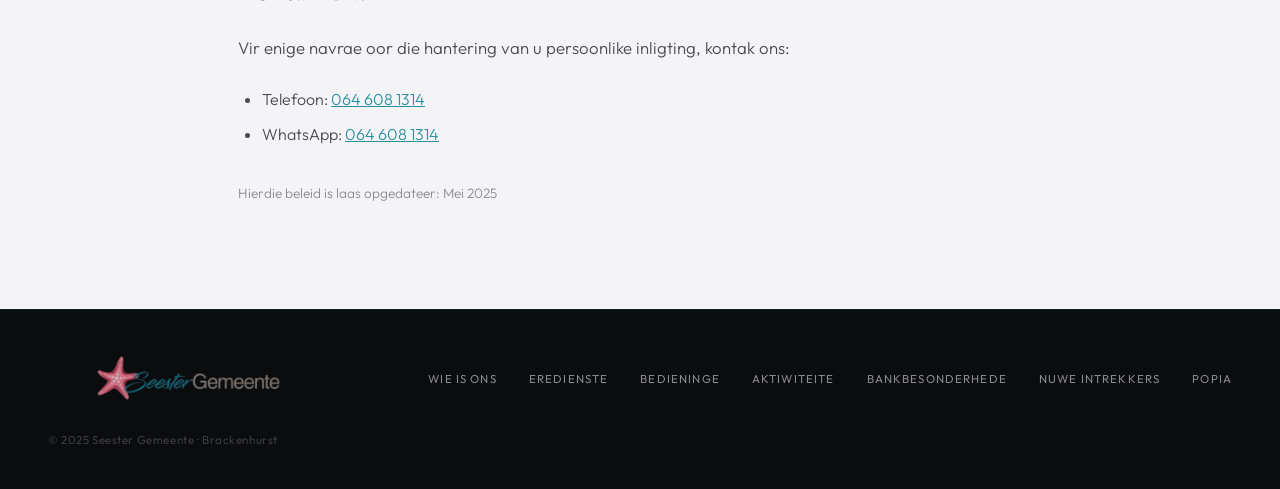
<file: popia.html>
<!DOCTYPE html>
<html lang="af">
<head>
  <meta charset="UTF-8">
  <meta name="viewport" content="width=device-width, initial-scale=1.0">
  <title>POPIA — Seester Gemeente</title>
  <link rel="preconnect" href="https://fonts.googleapis.com">
  <link href="https://fonts.googleapis.com/css2?family=Cormorant+Garamond:ital,wght@0,300;0,400;0,600;1,300;1,400&family=Outfit:wght@300;400;500&display=swap" rel="stylesheet">
  <link rel="icon" type="image/png" href="favicon.png">
  <link rel="stylesheet" href="seester.css">
</head>
<body>
  <nav>
    <a href="index.html" class="nav-logo">
      <img src="seester.png" alt="Seester Gemeente">
    </a>
    <ul class="nav-links">
      <li><a href="oorons.html">Wie Is Ons</a></li>
      <li><a href="eredienste.html">Eredienste</a></li>
      <li><a href="bedieninge.html">Bedieninge</a></li>
      <li><a href="aktiwiteite.html">Aktiwiteite</a></li>
      <li><a href="index.html#kontak" class="nav-cta">Kontak Ons</a></li>
    </ul>
  </nav>

  <div class="page-hero">
    <p class="page-hero-label">Wetgewing</p>
    <h1 class="page-hero-title">POPIA <em>Beleid</em></h1>
    <p class="page-hero-sub">Beskerming van Persoonlike Inligting</p>
  </div>

  <div class="content-block fade-up">
    <h3>Ons <em>Verbintenis</em></h3>
    <p>Seester Gemeente is verbind tot die beskerming van u persoonlike inligting in ooreenstemming met die Wet op die Beskerming van Persoonlike Inligting (POPIA), Wet 4 van 2013.</p>

    <h3>Watter Inligting Versamel <em>Ons</em>?</h3>
    <p>Ons versamel slegs inligting wat nodig is vir die uitvoering van ons gemeentelike bedieninge, insluitend:</p>
    <ul>
      <li>Naam en kontakbesonderhede</li>
      <li>Adresbesonderhede</li>
      <li>Familiesamestellings (vir pastorale sorg)</li>
      <li>Finansiële rekords (vir skenkingsdoeleindes)</li>
    </ul>

    <h3>Hoe Gebruik Ons <em>Jou Inligting</em>?</h3>
    <p>U inligting word slegs gebruik vir:</p>
    <ul>
      <li>Kommunikasie oor gemeente-aktiwiteite en -dienste</li>
      <li>Pastorale sorg en ondersteuning</li>
      <li>Finansiële administrasie en sertifisering</li>
      <li>Die uitvoering van wetlike verpligtinge</li>
    </ul>

    <h3>U <em>Regte</em></h3>
    <p>U het die reg om:</p>
    <ul>
      <li>Toegang tot u persoonlike inligting te versoek</li>
      <li>Korreksie van verkeerde inligting te versoek</li>
      <li>Verwydering van u inligting te versoek (waar toepaslik)</li>
      <li>Beswaar te maak teen die verwerking van u inligting</li>
    </ul>

    <h3>Kontak <em>Ons</em></h3>
    <p>Vir enige navrae oor die hantering van u persoonlike inligting, kontak ons:</p>
    <ul>
      <li>Telefoon: <a href="tel:0646081314" style="color:var(--teal);">064 608 1314</a></li>
      <li>WhatsApp: <a href="https://wa.me/27646081314" style="color:var(--teal);">064 608 1314</a></li>
    </ul>

    <p style="margin-top:2rem;font-size:0.85rem;color:var(--gray);">Hierdie beleid is laas opgedateer: Mei 2025</p>
  </div>

  <footer>
    <div class="footer-logo"><img src="seester.png" alt="Seester Gemeente"></div>
    <ul class="footer-links">
      <li><a href="oorons.html">Wie Is Ons</a></li>
      <li><a href="eredienste.html">Eredienste</a></li>
      <li><a href="bedieninge.html">Bedieninge</a></li>
      <li><a href="aktiwiteite.html">Aktiwiteite</a></li>
      <li><a href="bankbesonderhede.html">Bankbesonderhede</a></li>
      <li><a href="nuweintrekkers.html">Nuwe Intrekkers</a></li>
      <li><a href="popia.html">POPIA</a></li>
    </ul>
    <div class="footer-copy">© 2025 Seester Gemeente · Brackenhurst</div>
  </footer>
  <script src="seester.js"></script>
</body>
</html>
</file>
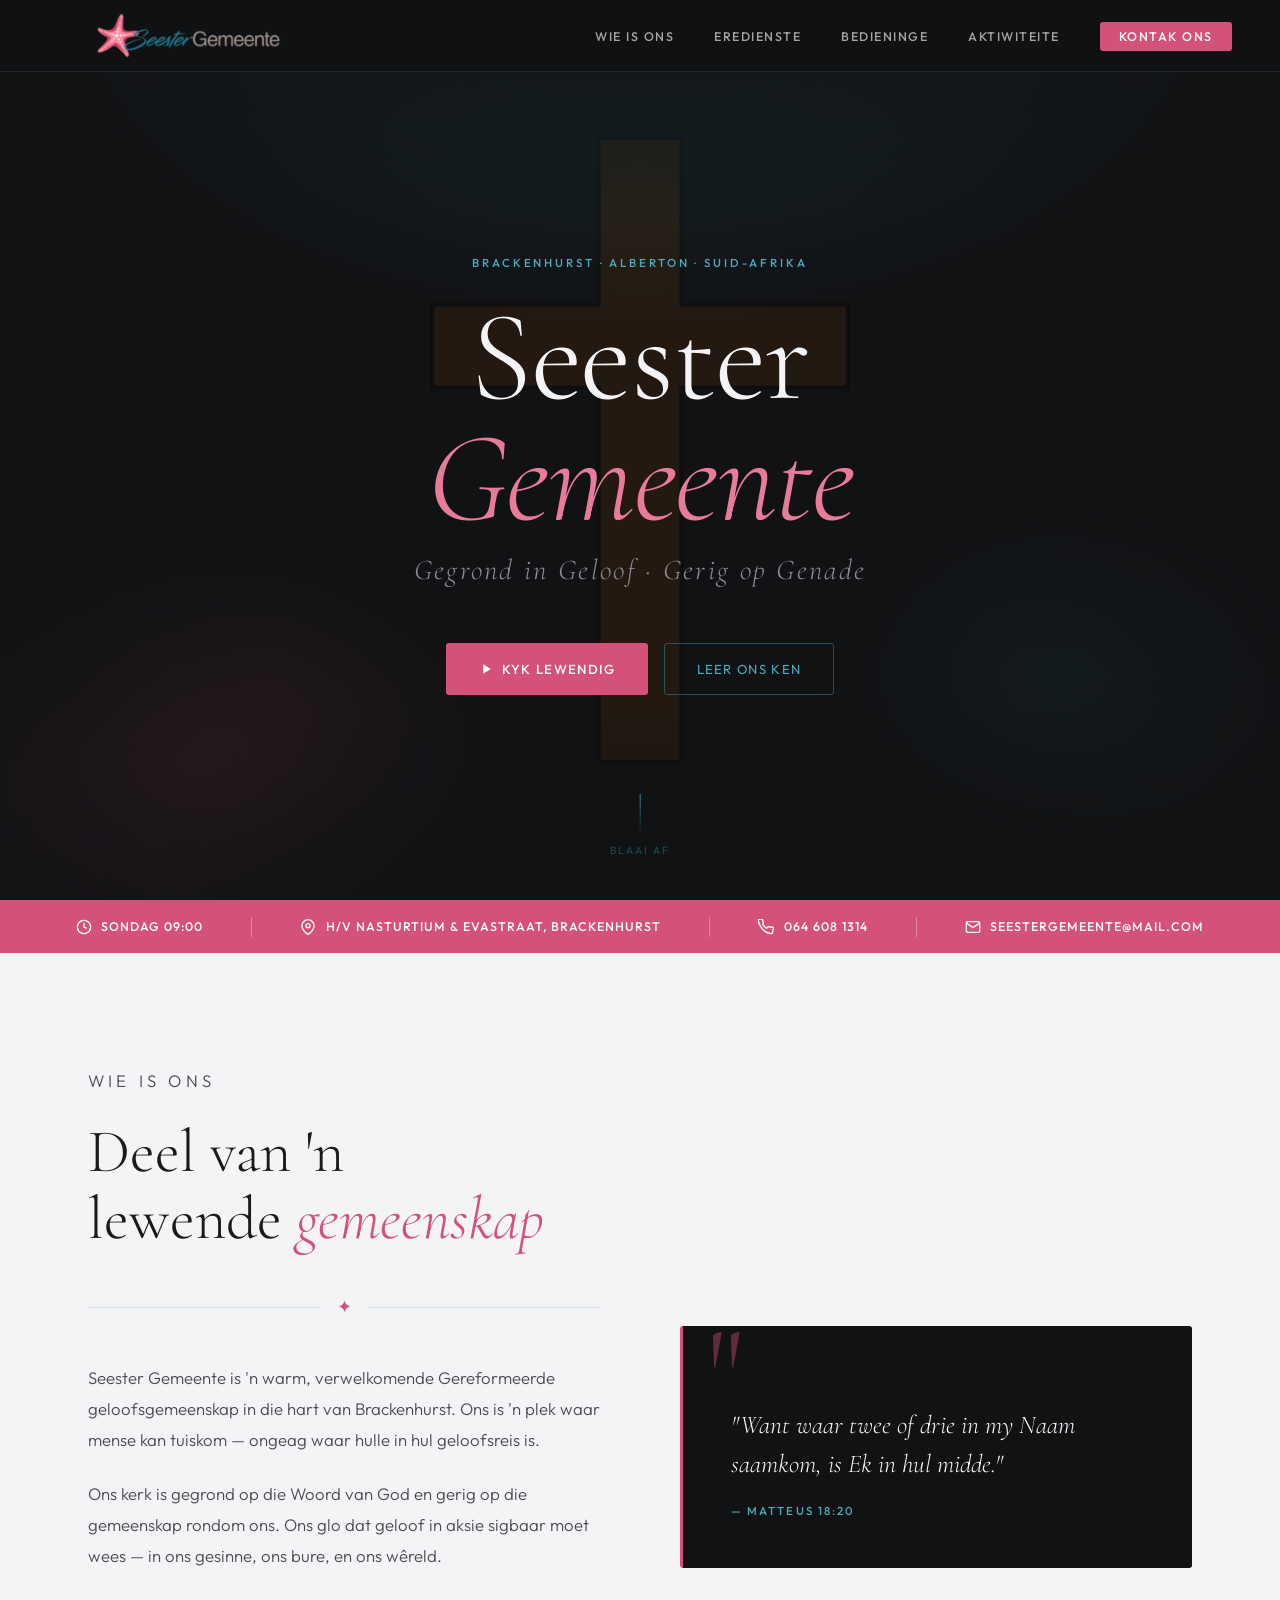
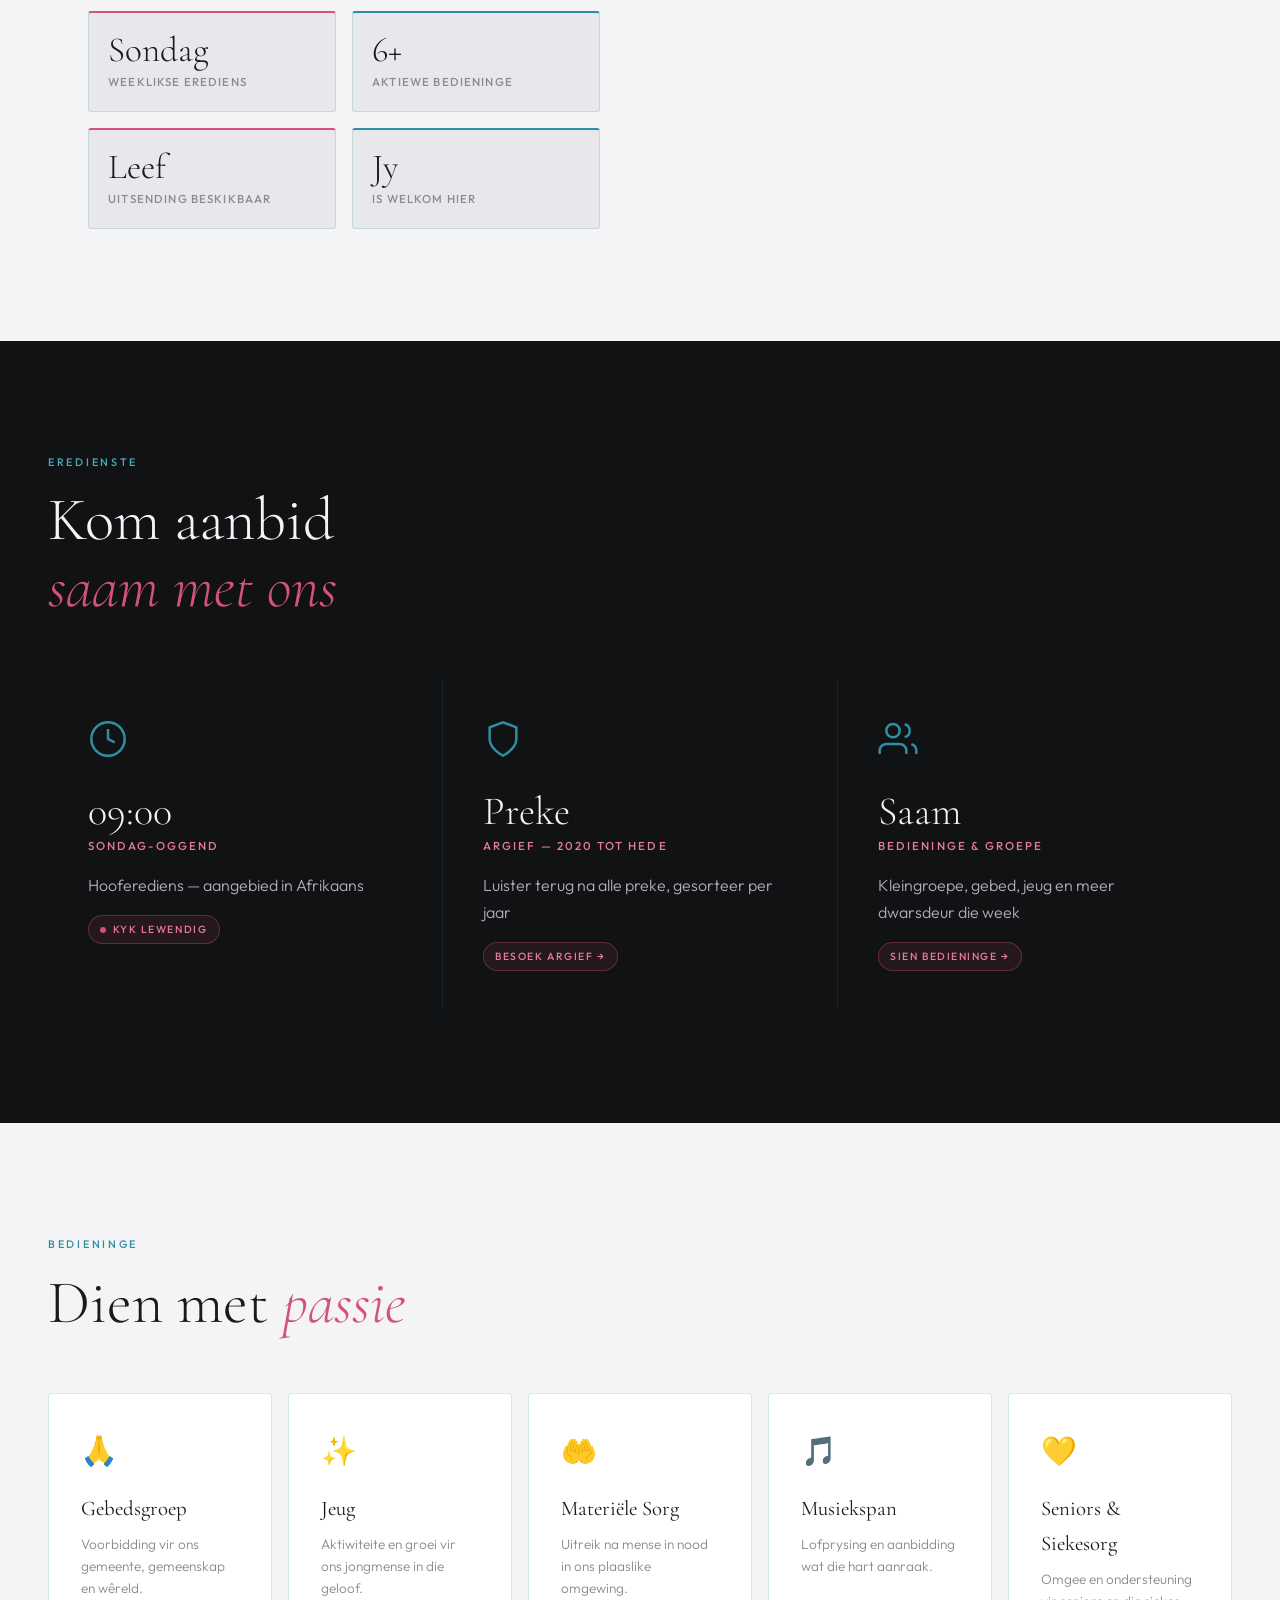
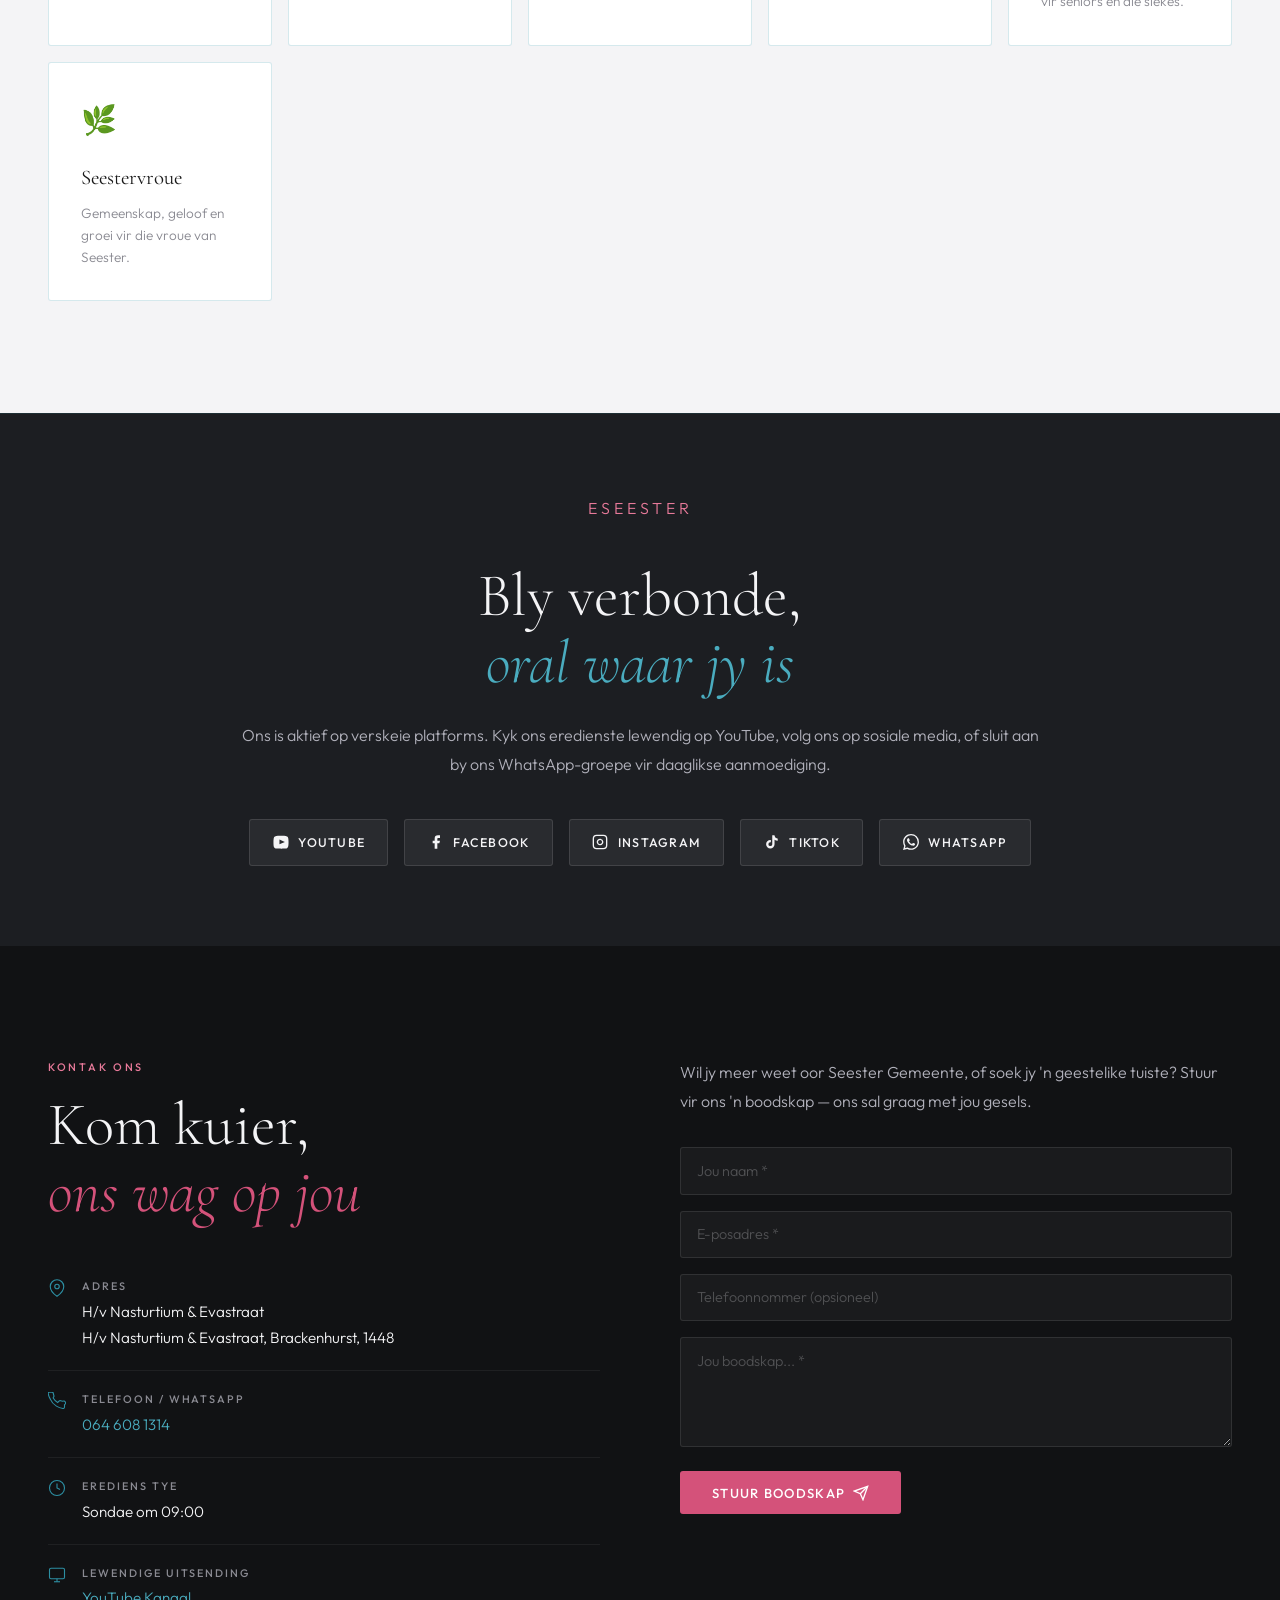
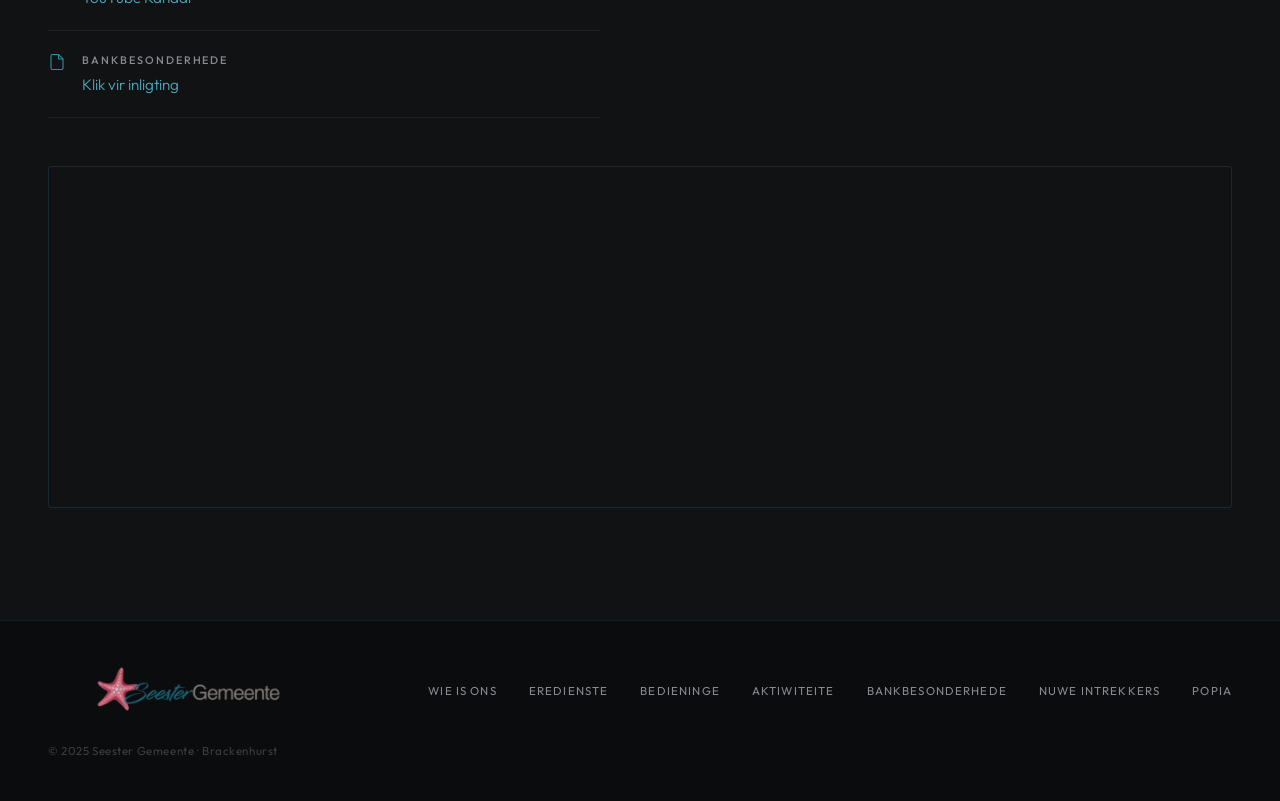
<file: seester.html>
<!DOCTYPE html>
<html lang="af">
<head>
  <meta charset="UTF-8">
  <meta name="viewport" content="width=device-width, initial-scale=1.0">
  <title>Seester Gemeente — Brackenhurst</title>
  <link rel="preconnect" href="https://fonts.googleapis.com">
  <link href="https://fonts.googleapis.com/css2?family=Cormorant+Garamond:ital,wght@0,300;0,400;0,600;1,300;1,400&family=Outfit:wght@300;400;500&display=swap" rel="stylesheet">
  <link rel="stylesheet" href="seester.css">
</head>
<body>

  <!-- NAV -->
  <nav>
    <a href="seester.html" class="nav-logo">
      <img src="seester.png" alt="Seester Gemeente">
    </a>
    <ul class="nav-links">
      <li><a href="oorons.html">Wie Is Ons</a></li>
      <li><a href="eredienste.html">Eredienste</a></li>
      <li><a href="bedieninge.html">Bedieninge</a></li>
      <li><a href="aktiwiteite.html">Aktiwiteite</a></li>
      <li><a href="#kontak" class="nav-cta">Kontak Ons</a></li>
    </ul>
  </nav>

  <!-- HERO -->
  <section class="hero">

    <p class="hero-eyebrow">Brackenhurst · Alberton · Suid-Afrika</p>
    <h1 class="hero-title">Seester<br><em>Gemeente</em></h1>
    <p class="hero-sub">Gegrond in Geloof · Gerig op Genade</p>
    <div class="hero-actions">
      <a href="https://youtube.com/@nhkseestergemeente5258?si=xDhxzyFllQKO4ydV" target="_blank" class="btn-primary">
        <svg width="16" height="16" viewBox="0 0 24 24" fill="currentColor"><path d="M8 5v14l11-7z"/></svg>
        Kyk Lewendig
      </a>
      <a href="#oor-ons" class="btn-outline">Leer Ons Ken</a>
    </div>
    <div class="hero-scroll">
      <div class="scroll-line"></div>
      <span>Blaai Af</span>
    </div>
  </section>

  <!-- INFO STRIP -->
  <div class="info-strip">
    <div class="strip-item">
      <svg viewBox="0 0 24 24" fill="none" stroke="currentColor" stroke-width="2"><circle cx="12" cy="12" r="10"/><polyline points="12 6 12 12 16 14"/></svg>
      Sondag 09:00
    </div>
    <div class="strip-divider"></div>
    <div class="strip-item">
      <svg viewBox="0 0 24 24" fill="none" stroke="currentColor" stroke-width="2"><path d="M21 10c0 7-9 13-9 13s-9-6-9-13a9 9 0 0118 0z"/><circle cx="12" cy="10" r="3"/></svg>
      H/v Nasturtium &amp; Evastraat, Brackenhurst
    </div>
    <div class="strip-divider"></div>
    <div class="strip-item">
      <svg viewBox="0 0 24 24" fill="none" stroke="currentColor" stroke-width="2"><path d="M22 16.92v3a2 2 0 01-2.18 2 19.79 19.79 0 01-8.63-3.07A19.5 19.5 0 013.07 9.5 19.79 19.79 0 01.14 1 2 2 0 012.11.18h3a2 2 0 012 1.72c.127.96.361 1.903.7 2.81a2 2 0 01-.45 2.11L6.91 7.91a16 16 0 006 6l1.8-1.8a2 2 0 012.11-.45c.907.339 1.85.573 2.81.7A2 2 0 0122 16.92z"/></svg>
      064 608 1314
    </div>
    <div class="strip-divider"></div>
    <div class="strip-item">
      <svg viewBox="0 0 24 24" fill="none" stroke="currentColor" stroke-width="2"><path d="M4 4h16c1.1 0 2 .9 2 2v12c0 1.1-.9 2-2 2H4c-1.1 0-2-.9-2-2V6c0-1.1.9-2 2-2z"/><polyline points="22,6 12,13 2,6"/></svg>
      seestergemeente@mail.com
    </div>
  </div>

  <!-- ABOUT -->
  <div id="oor-ons" style="background: var(--cream);">
    <div class="about">
      <div class="about-text fade-up">
        <p class="section-label">Wie Is Ons</p>
        <h2 class="section-title">Deel van 'n<br>lewende <em>gemeenskap</em></h2>
        <div class="ornament">
          <div class="ornament-line"></div>
          <div class="ornament-star">✦</div>
          <div class="ornament-line"></div>
        </div>
        <p>Seester Gemeente is 'n warm, verwelkomende Gereformeerde geloofsgemeenskap in die hart van Brackenhurst. Ons is 'n plek waar mense kan tuiskom — ongeag waar hulle in hul geloofsreis is.</p>
        <p>Ons kerk is gegrond op die Woord van God en gerig op die gemeenskap rondom ons. Ons glo dat geloof in aksie sigbaar moet wees — in ons gesinne, ons bure, en ons wêreld.</p>
        <div class="about-stats">
          <div class="stat-card">
            <div class="stat-num">Sondag</div>
            <div class="stat-label">Weeklikse Erediens</div>
          </div>
          <div class="stat-card">
            <div class="stat-num">6+</div>
            <div class="stat-label">Aktiewe Bedieninge</div>
          </div>
          <div class="stat-card">
            <div class="stat-num">Leef</div>
            <div class="stat-label">Uitsending Beskikbaar</div>
          </div>
          <div class="stat-card">
            <div class="stat-num">Jy</div>
            <div class="stat-label">Is Welkom Hier</div>
          </div>
        </div>
      </div>
      <div class="about-visual fade-up">
        <div class="about-quote">
          <blockquote>
            "Want waar twee of drie in my Naam saamkom, is Ek in hul midde."
            <cite>— Matteus 18:20</cite>
          </blockquote>
        </div>
      </div>
    </div>
  </div>

  <!-- SERVICES -->
  <section id="eredienste" class="services-section">
    <div class="services-inner">
      <div class="services-header fade-up">
        <p class="section-label">Eredienste</p>
        <h2 class="section-title">Kom aanbid<br><em>saam met ons</em></h2>
      </div>
      <div class="services-grid fade-up">
        <div class="service-card">
          <svg class="service-icon" viewBox="0 0 24 24" fill="none" stroke="currentColor" stroke-width="1.5"><circle cx="12" cy="12" r="10"/><polyline points="12 6 12 12 16 14"/></svg>
          <div class="service-time">09:00</div>
          <div class="service-day">Sondag-oggend</div>
          <div class="service-name">Hooferediens — aangebied in Afrikaans</div>
          <a href="https://youtube.com/@nhkseestergemeente5258?si=xDhxzyFllQKO4ydV" target="_blank" class="live-badge">
            <div class="live-dot"></div> Kyk Lewendig
          </a>
        </div>
        <div class="service-card">
          <svg class="service-icon" viewBox="0 0 24 24" fill="none" stroke="currentColor" stroke-width="1.5"><path d="M12 22s8-4 8-10V5l-8-3-8 3v7c0 6 8 10 8 10z"/></svg>
          <div class="service-time">Preke</div>
          <div class="service-day">Argief — 2020 tot Hede</div>
          <div class="service-name">Luister terug na alle preke, gesorteer per jaar</div>
          <a href="eredienste.html" class="live-badge">Besoek Argief →</a>
        </div>
        <div class="service-card">
          <svg class="service-icon" viewBox="0 0 24 24" fill="none" stroke="currentColor" stroke-width="1.5"><path d="M17 21v-2a4 4 0 00-4-4H5a4 4 0 00-4 4v2"/><circle cx="9" cy="7" r="4"/><path d="M23 21v-2a4 4 0 00-3-3.87"/><path d="M16 3.13a4 4 0 010 7.75"/></svg>
          <div class="service-time">Saam</div>
          <div class="service-day">Bedieninge & Groepe</div>
          <div class="service-name">Kleingroepe, gebed, jeug en meer dwarsdeur die week</div>
          <a href="#bedieninge" class="live-badge">Sien Bedieninge →</a>
        </div>
      </div>
    </div>
  </section>

  <!-- MINISTRIES -->
  <section id="bedieninge" class="ministries-section">
    <div class="ministries-inner">
      <div class="ministries-header fade-up">
        <p class="section-label">Bedieninge</p>
        <h2 class="section-title">Dien met <em>passie</em></h2>
      </div>
      <div class="ministries-grid fade-up">
        <a href="gebedsgroep.html" class="ministry-card">
          <span class="ministry-icon">🙏</span>
          <div class="ministry-name">Gebedsgroep</div>
          <div class="ministry-desc">Voorbidding vir ons gemeente, gemeenskap en wêreld.</div>
        </a>
        <a href="jeug.html" class="ministry-card">
          <span class="ministry-icon">✨</span>
          <div class="ministry-name">Jeug</div>
          <div class="ministry-desc">Aktiwiteite en groei vir ons jongmense in die geloof.</div>
        </a>
        <a href="materielesorg.html" class="ministry-card">
          <span class="ministry-icon">🤲</span>
          <div class="ministry-name">Materiële Sorg</div>
          <div class="ministry-desc">Uitreik na mense in nood in ons plaaslike omgewing.</div>
        </a>
        <a href="musiekspan.html" class="ministry-card">
          <span class="ministry-icon">🎵</span>
          <div class="ministry-name">Musiekspan</div>
          <div class="ministry-desc">Lofprysing en aanbidding wat die hart aanraak.</div>
        </a>
        <a href="seniors.html" class="ministry-card">
          <span class="ministry-icon">💛</span>
          <div class="ministry-name">Seniors & Siekesorg</div>
          <div class="ministry-desc">Omgee en ondersteuning vir seniors en die siekes.</div>
        </a>
        <a href="seestervroue.html" class="ministry-card">
          <span class="ministry-icon">🌿</span>
          <div class="ministry-name">Seestervroue</div>
          <div class="ministry-desc">Gemeenskap, geloof en groei vir die vroue van Seester.</div>
        </a>
      </div>
    </div>
  </section>

  <!-- DIGITAL -->
  <section id="digitaal" class="digital-section">
    <div class="digital-inner fade-up">
      <p class="section-label">eSEESTER</p>
      <h2 class="section-title">Bly verbonde,<br><em>oral waar jy is</em></h2>
      <p>Ons is aktief op verskeie platforms. Kyk ons eredienste lewendig op YouTube, volg ons op sosiale media, of sluit aan by ons WhatsApp-groepe vir daaglikse aanmoediging.</p>
      <div class="social-links">
        <a href="https://youtube.com/@nhkseestergemeente5258?si=xDhxzyFllQKO4ydV" target="_blank" class="social-btn">
          <svg viewBox="0 0 24 24" fill="currentColor"><path d="M23 7s-.3-2-1.2-2.8c-1.1-1.2-2.4-1.2-3-1.3C16.4 2.8 12 2.8 12 2.8s-4.4 0-6.8.1c-.6.1-1.9.1-3 1.3C1.3 5 1 7 1 7S.7 9.2.7 11.4v2.1c0 2.2.3 4.4.3 4.4s.3 2 1.2 2.8c1.1 1.2 2.6 1.1 3.3 1.2C7.5 22 12 22 12 22s4.4 0 6.8-.2c.6-.1 1.9-.1 3-1.3.9-.8 1.2-2.8 1.2-2.8s.3-2.2.3-4.4v-2.1C23.3 9.2 23 7 23 7zM9.7 15.5V8.4l8.1 3.6-8.1 3.5z"/></svg>
          YouTube
        </a>
        <a href="https://www.facebook.com/Seester-Gemeente-142509155817131/" target="_blank" class="social-btn">
          <svg viewBox="0 0 24 24" fill="currentColor"><path d="M18 2h-3a5 5 0 00-5 5v3H7v4h3v8h4v-8h3l1-4h-4V7a1 1 0 011-1h3z"/></svg>
          Facebook
        </a>
        <a href="https://www.instagram.com/nhkseestergemeente?igsh=NDc2eWdsbGVjdDly" target="_blank" class="social-btn">
          <svg viewBox="0 0 24 24" fill="none" stroke="currentColor" stroke-width="2"><rect x="2" y="2" width="20" height="20" rx="5"/><path d="M16 11.37A4 4 0 1112.63 8 4 4 0 0116 11.37z"/><line x1="17.5" y1="6.5" x2="17.51" y2="6.5"/></svg>
          Instagram
        </a>
        <a href="https://www.tiktok.com/@seestergemeente?_r=1&_t=ZS-964mtjl4apx" target="_blank" class="social-btn">
          <svg viewBox="0 0 24 24" fill="currentColor"><path d="M19.59 6.69a4.83 4.83 0 01-3.77-4.25V2h-3.45v13.67a2.89 2.89 0 01-2.88 2.5 2.89 2.89 0 01-2.89-2.89 2.89 2.89 0 012.89-2.89c.28 0 .54.04.79.1V9.01a6.33 6.33 0 00-.79-.05 6.34 6.34 0 00-6.34 6.34 6.34 6.34 0 006.34 6.34 6.34 6.34 0 006.33-6.34V8.69a8.18 8.18 0 004.78 1.52V6.75a4.85 4.85 0 01-1.01-.06z"/></svg>
          TikTok
        </a>
        <a href="https://wa.me/27646081314" target="_blank" class="social-btn">
          <svg viewBox="0 0 24 24" fill="currentColor"><path d="M17.472 14.382c-.297-.149-1.758-.867-2.03-.967-.273-.099-.471-.148-.67.15-.197.297-.767.966-.94 1.164-.173.199-.347.223-.644.075-.297-.15-1.255-.463-2.39-1.475-.883-.788-1.48-1.761-1.653-2.059-.173-.297-.018-.458.13-.606.134-.133.298-.347.446-.52.149-.174.198-.298.298-.497.099-.198.05-.371-.025-.52-.075-.149-.669-1.612-.916-2.207-.242-.579-.487-.5-.669-.51-.173-.008-.371-.01-.57-.01-.198 0-.52.074-.792.372-.272.297-1.04 1.016-1.04 2.479 0 1.462 1.065 2.875 1.213 3.074.149.198 2.096 3.2 5.077 4.487.709.306 1.262.489 1.694.625.712.227 1.36.195 1.871.118.571-.085 1.758-.719 2.006-1.413.248-.694.248-1.289.173-1.413-.074-.124-.272-.198-.57-.347m-5.421 7.403h-.004a9.87 9.87 0 01-5.031-1.378l-.361-.214-3.741.982.998-3.648-.235-.374a9.86 9.86 0 01-1.51-5.26c.001-5.45 4.436-9.884 9.888-9.884 2.64 0 5.122 1.03 6.988 2.898a9.825 9.825 0 012.893 6.994c-.003 5.45-4.437 9.884-9.885 9.884m8.413-18.297A11.815 11.815 0 0012.05 0C5.495 0 .16 5.335.157 11.892c0 2.096.547 4.142 1.588 5.945L.057 24l6.305-1.654a11.882 11.882 0 005.683 1.448h.005c6.554 0 11.89-5.335 11.893-11.893a11.821 11.821 0 00-3.48-8.413Z"/></svg>
          WhatsApp
        </a>
      </div>
    </div>
  </section>

  <!-- CONTACT -->
  <section id="kontak" class="contact-section">
    <div class="contact-inner">
      <div class="fade-up">
        <p class="section-label">Kontak Ons</p>
        <h2 class="section-title">Kom kuier,<br><em>ons wag op jou</em></h2>
        <div class="contact-details">
          <div class="contact-row">
            <svg viewBox="0 0 24 24" fill="none" stroke="currentColor" stroke-width="1.5"><path d="M21 10c0 7-9 13-9 13s-9-6-9-13a9 9 0 0118 0z"/><circle cx="12" cy="10" r="3"/></svg>
            <div>
              <div class="contact-info-label">Adres</div>
              <div class="contact-info-val">H/v Nasturtium &amp; Evastraat<br>H/v Nasturtium &amp; Evastraat, Brackenhurst, 1448</div>
            </div>
          </div>
          <div class="contact-row">
            <svg viewBox="0 0 24 24" fill="none" stroke="currentColor" stroke-width="1.5"><path d="M22 16.92v3a2 2 0 01-2.18 2 19.79 19.79 0 01-8.63-3.07A19.5 19.5 0 013.07 9.5 19.79 19.79 0 01.14 1 2 2 0 012.11.18h3a2 2 0 012 1.72c.127.96.361 1.903.7 2.81a2 2 0 01-.45 2.11L6.91 7.91a16 16 0 006 6l1.8-1.8a2 2 0 012.11-.45c.907.339 1.85.573 2.81.7A2 2 0 0122 16.92z"/></svg>
            <div>
              <div class="contact-info-label">Telefoon / WhatsApp</div>
              <div class="contact-info-val"><a href="https://wa.me/27646081314">064 608 1314</a></div>
            </div>
          </div>
          <div class="contact-row">
            <svg viewBox="0 0 24 24" fill="none" stroke="currentColor" stroke-width="1.5"><circle cx="12" cy="12" r="10"/><polyline points="12 6 12 12 16 14"/></svg>
            <div>
              <div class="contact-info-label">Erediens Tye</div>
              <div class="contact-info-val">Sondae om 09:00</div>
            </div>
          </div>
          <div class="contact-row">
            <svg viewBox="0 0 24 24" fill="none" stroke="currentColor" stroke-width="1.5"><rect x="2" y="3" width="20" height="14" rx="2"/><line x1="8" y1="21" x2="16" y2="21"/><line x1="12" y1="17" x2="12" y2="21"/></svg>
            <div>
              <div class="contact-info-label">Lewendige Uitsending</div>
              <div class="contact-info-val"><a href="https://youtube.com/@nhkseestergemeente5258?si=xDhxzyFllQKO4ydV" target="_blank">YouTube Kanaal</a></div>
            </div>
          </div>
          <div class="contact-row">
            <svg viewBox="0 0 24 24" fill="none" stroke="currentColor" stroke-width="1.5"><path d="M14 2H6a2 2 0 00-2 2v16a2 2 0 002 2h12a2 2 0 002-2V8z"/><polyline points="14 2 14 8 20 8"/></svg>
            <div>
              <div class="contact-info-label">Bankbesonderhede</div>
              <div class="contact-info-val"><a href="bankbesonderhede.html">Klik vir inligting</a></div>
            </div>
          </div>
        </div>
      </div>
      <div class="contact-form-area fade-up">
        <p>Wil jy meer weet oor Seester Gemeente, of soek jy 'n geestelike tuiste? Stuur vir ons 'n boodskap — ons sal graag met jou gesels.</p>
        <form id="contact-form" action="https://formspree.io/f/xvzlkqej" method="POST">
          <div class="form-field">
            <input type="text" id="name" name="name" placeholder="Jou naam *">
          </div>
          <div class="form-field">
            <input type="email" id="email" name="email" placeholder="E-posadres *">
          </div>
          <div class="form-field">
            <input type="tel" id="phone" name="phone" placeholder="Telefoonnommer (opsioneel)">
          </div>
          <div class="form-field">
            <textarea id="message" name="message" placeholder="Jou boodskap... *"></textarea>
          </div>
          <button type="submit" class="form-submit">
            Stuur Boodskap
            <svg width="16" height="16" viewBox="0 0 24 24" fill="none" stroke="currentColor" stroke-width="2"><line x1="22" y1="2" x2="11" y2="13"/><polygon points="22 2 15 22 11 13 2 9 22 2"/></svg>
          </button>
        </form>
      </div>
    </div>

    <!-- GOOGLE MAPS EMBED -->
    <div class="map-embed" style="border-radius:3px;overflow:hidden;border:1px solid rgba(45,143,163,0.2);max-width:1200px;margin:3rem auto 0;">
      <iframe
        src="https://maps.google.com/maps?q=-26.3306682,28.0980933&z=16&output=embed"
        width="100%" height="340" style="border:0;display:block;"
        allowfullscreen="" loading="lazy"
        referrerpolicy="no-referrer-when-downgrade"
        title="Seester Gemeente Kaart">
      </iframe>
    </div>
  </section>

  <!-- FOOTER -->
  <footer>
    <div class="footer-logo"><img src="seester.png" alt="Seester Gemeente"></div>
    <ul class="footer-links">
      <li><a href="oorons.html">Wie Is Ons</a></li>
      <li><a href="eredienste.html">Eredienste</a></li>
      <li><a href="bedieninge.html">Bedieninge</a></li>
      <li><a href="aktiwiteite.html">Aktiwiteite</a></li>
      <li><a href="bankbesonderhede.html">Bankbesonderhede</a></li>
      <li><a href="nuweintrekkers.html">Nuwe Intrekkers</a></li>
      <li><a href="popia.html">POPIA</a></li>
    </ul>
    <div class="footer-copy">© 2025 Seester Gemeente · Brackenhurst</div>
  </footer>

  <script src="seester.js"></script>
</body>
</html>
</file>
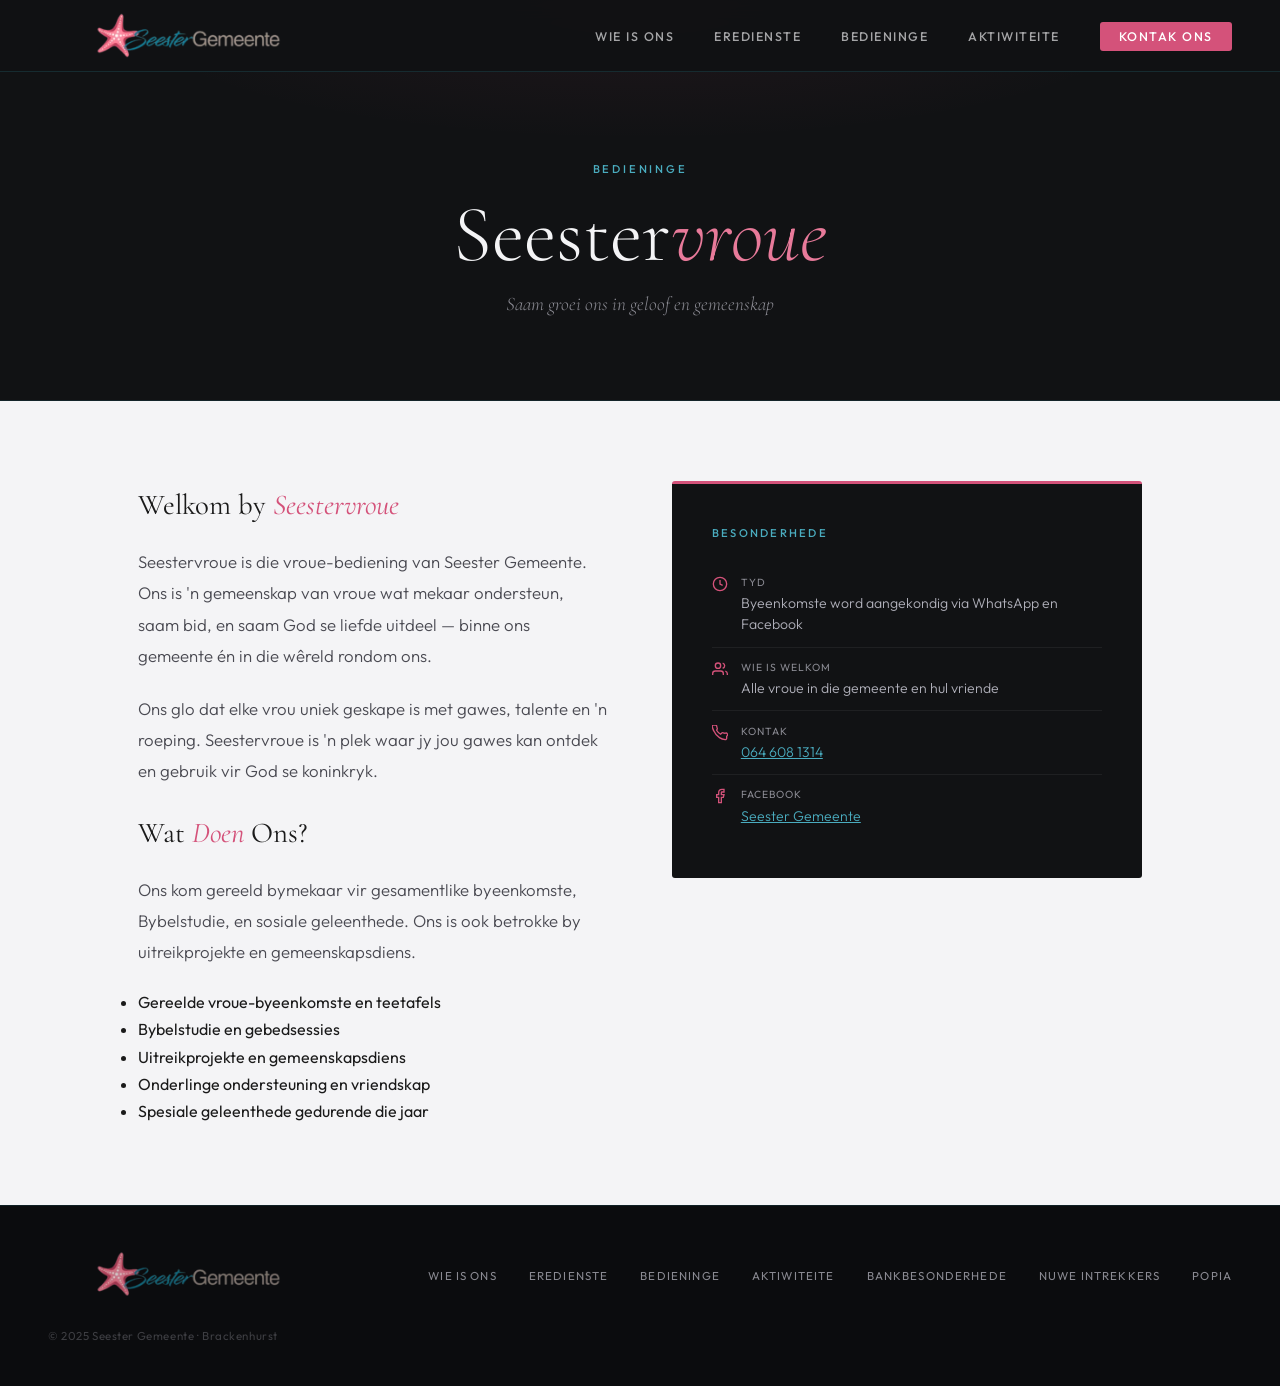
<file: seestervroue.html>
<!DOCTYPE html>
<html lang="af">
<head>
  <meta charset="UTF-8">
  <meta name="viewport" content="width=device-width, initial-scale=1.0">
  <title>Seestervroue — Seester Gemeente</title>
  <link rel="preconnect" href="https://fonts.googleapis.com">
  <link href="https://fonts.googleapis.com/css2?family=Cormorant+Garamond:ital,wght@0,300;0,400;0,600;1,300;1,400&family=Outfit:wght@300;400;500&display=swap" rel="stylesheet">
  <link rel="icon" type="image/png" href="favicon.png">
  <link rel="stylesheet" href="seester.css">
</head>
<body>
  <nav>
    <a href="index.html" class="nav-logo">
      <img src="seester.png" alt="Seester Gemeente">
    </a>
    <ul class="nav-links">
      <li><a href="oorons.html">Wie Is Ons</a></li>
      <li><a href="eredienste.html">Eredienste</a></li>
      <li><a href="bedieninge.html">Bedieninge</a></li>
      <li><a href="aktiwiteite.html">Aktiwiteite</a></li>
      <li><a href="index.html#kontak" class="nav-cta">Kontak Ons</a></li>
    </ul>
  </nav>

  <div class="page-hero">
    <p class="page-hero-label">Bedieninge</p>
    <h1 class="page-hero-title">Seester<em>vroue</em></h1>
    <p class="page-hero-sub">Saam groei ons in geloof en gemeenskap</p>
  </div>

  <div class="ministry-content fade-up">
    <div>
      <h3>Welkom by <em>Seestervroue</em></h3>
      <p>Seestervroue is die vroue-bediening van Seester Gemeente. Ons is 'n gemeenskap van vroue wat mekaar ondersteun, saam bid, en saam God se liefde uitdeel — binne ons gemeente én in die wêreld rondom ons.</p>
      <p>Ons glo dat elke vrou uniek geskape is met gawes, talente en 'n roeping. Seestervroue is 'n plek waar jy jou gawes kan ontdek en gebruik vir God se koninkryk.</p>

      <h3>Wat <em>Doen</em> Ons?</h3>
      <p>Ons kom gereeld bymekaar vir gesamentlike byeenkomste, Bybelstudie, en sosiale geleenthede. Ons is ook betrokke by uitreikprojekte en gemeenskapsdiens.</p>
      <ul>
        <li>Gereelde vroue-byeenkomste en teetafels</li>
        <li>Bybelstudie en gebedsessies</li>
        <li>Uitreikprojekte en gemeenskapsdiens</li>
        <li>Onderlinge ondersteuning en vriendskap</li>
        <li>Spesiale geleenthede gedurende die jaar</li>
      </ul>
    </div>
    <div class="ministry-sidebar">
      <h4>Besonderhede</h4>
      <div class="sidebar-row">
        <svg viewBox="0 0 24 24" fill="none" stroke="currentColor" stroke-width="2"><circle cx="12" cy="12" r="10"/><polyline points="12 6 12 12 16 14"/></svg>
        <div><div class="sidebar-label">Tyd</div><div class="sidebar-text">Byeenkomste word aangekondig via WhatsApp en Facebook</div></div>
      </div>
      <div class="sidebar-row">
        <svg viewBox="0 0 24 24" fill="none" stroke="currentColor" stroke-width="2"><path d="M17 21v-2a4 4 0 00-4-4H5a4 4 0 00-4 4v2"/><circle cx="9" cy="7" r="4"/><path d="M23 21v-2a4 4 0 00-3-3.87"/><path d="M16 3.13a4 4 0 010 7.75"/></svg>
        <div><div class="sidebar-label">Wie is welkom</div><div class="sidebar-text">Alle vroue in die gemeente en hul vriende</div></div>
      </div>
      <div class="sidebar-row">
        <svg viewBox="0 0 24 24" fill="none" stroke="currentColor" stroke-width="2"><path d="M22 16.92v3a2 2 0 01-2.18 2 19.79 19.79 0 01-8.63-3.07A19.5 19.5 0 013.07 9.5 19.79 19.79 0 01.14 1 2 2 0 012.11.18h3a2 2 0 012 1.72c.127.96.361 1.903.7 2.81a2 2 0 01-.45 2.11L6.91 7.91a16 16 0 006 6l1.8-1.8a2 2 0 012.11-.45c.907.339 1.85.573 2.81.7A2 2 0 0122 16.92z"/></svg>
        <div><div class="sidebar-label">Kontak</div><div class="sidebar-text"><a href="https://wa.me/27646081314" style="color:var(--teal-light);">064 608 1314</a></div></div>
      </div>
      <div class="sidebar-row">
        <svg viewBox="0 0 24 24" fill="none" stroke="currentColor" stroke-width="2"><path d="M18 2h-3a5 5 0 00-5 5v3H7v4h3v8h4v-8h3l1-4h-4V7a1 1 0 011-1h3z"/></svg>
        <div><div class="sidebar-label">Facebook</div><div class="sidebar-text"><a href="https://www.facebook.com/Seester-Gemeente-142509155817131/" target="_blank" style="color:var(--teal-light);">Seester Gemeente</a></div></div>
      </div>
    </div>
  </div>

  <footer>
    <div class="footer-logo"><img src="seester.png" alt="Seester Gemeente"></div>
    <ul class="footer-links">
      <li><a href="oorons.html">Wie Is Ons</a></li>
      <li><a href="eredienste.html">Eredienste</a></li>
      <li><a href="bedieninge.html">Bedieninge</a></li>
      <li><a href="aktiwiteite.html">Aktiwiteite</a></li>
      <li><a href="bankbesonderhede.html">Bankbesonderhede</a></li>
      <li><a href="nuweintrekkers.html">Nuwe Intrekkers</a></li>
      <li><a href="popia.html">POPIA</a></li>
    </ul>
    <div class="footer-copy">© 2025 Seester Gemeente · Brackenhurst</div>
  </footer>
  <script src="seester.js"></script>
</body>
</html>
</file>
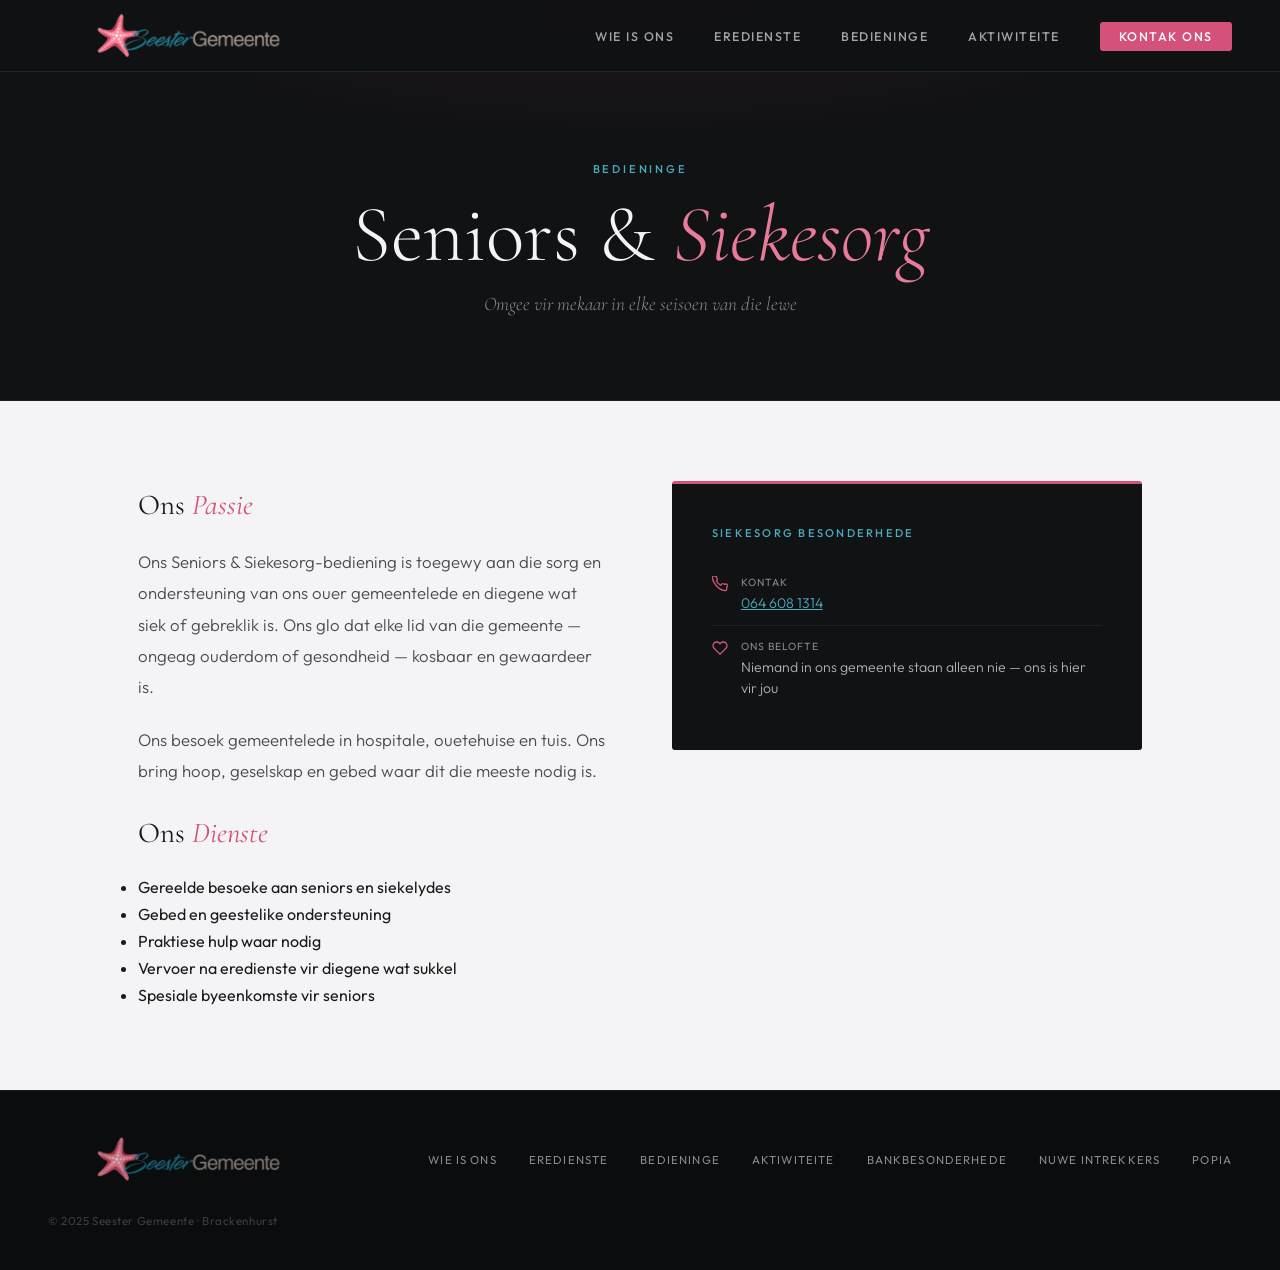
<file: seniors.html>
<!DOCTYPE html>
<html lang="af">
<head>
  <meta charset="UTF-8">
  <meta name="viewport" content="width=device-width, initial-scale=1.0">
  <title>Seniors & Siekesorg — Seester Gemeente</title>
  <link rel="preconnect" href="https://fonts.googleapis.com">
  <link href="https://fonts.googleapis.com/css2?family=Cormorant+Garamond:ital,wght@0,300;0,400;0,600;1,300;1,400&family=Outfit:wght@300;400;500&display=swap" rel="stylesheet">
  <link rel="icon" type="image/png" href="favicon.png">
  <link rel="stylesheet" href="seester.css">
</head>
<body>
  <nav>
    <a href="index.html" class="nav-logo">
      <img src="seester.png" alt="Seester Gemeente">
    </a>
    <ul class="nav-links">
      <li><a href="oorons.html">Wie Is Ons</a></li>
      <li><a href="eredienste.html">Eredienste</a></li>
      <li><a href="bedieninge.html">Bedieninge</a></li>
      <li><a href="aktiwiteite.html">Aktiwiteite</a></li>
      <li><a href="index.html#kontak" class="nav-cta">Kontak Ons</a></li>
    </ul>
  </nav>

  <div class="page-hero">
    <p class="page-hero-label">Bedieninge</p>
    <h1 class="page-hero-title">Seniors & <em>Siekesorg</em></h1>
    <p class="page-hero-sub">Omgee vir mekaar in elke seisoen van die lewe</p>
  </div>

  <div class="ministry-content fade-up">
    <div>
      <h3>Ons <em>Passie</em></h3>
      <p>Ons Seniors & Siekesorg-bediening is toegewy aan die sorg en ondersteuning van ons ouer gemeentelede en diegene wat siek of gebreklik is. Ons glo dat elke lid van die gemeente — ongeag ouderdom of gesondheid — kosbaar en gewaardeer is.</p>
      <p>Ons besoek gemeentelede in hospitale, ouetehuise en tuis. Ons bring hoop, geselskap en gebed waar dit die meeste nodig is.</p>

      <h3>Ons <em>Dienste</em></h3>
      <ul>
        <li>Gereelde besoeke aan seniors en siekelydes</li>
        <li>Gebed en geestelike ondersteuning</li>
        <li>Praktiese hulp waar nodig</li>
        <li>Vervoer na eredienste vir diegene wat sukkel</li>
        <li>Spesiale byeenkomste vir seniors</li>
      </ul>
    </div>
    <div class="ministry-sidebar">
      <h4>Siekesorg Besonderhede</h4>
      <div class="sidebar-row">
        <svg viewBox="0 0 24 24" fill="none" stroke="currentColor" stroke-width="2"><path d="M22 16.92v3a2 2 0 01-2.18 2 19.79 19.79 0 01-8.63-3.07A19.5 19.5 0 013.07 9.5 19.79 19.79 0 01.14 1 2 2 0 012.11.18h3a2 2 0 012 1.72c.127.96.361 1.903.7 2.81a2 2 0 01-.45 2.11L6.91 7.91a16 16 0 006 6l1.8-1.8a2 2 0 012.11-.45c.907.339 1.85.573 2.81.7A2 2 0 0122 16.92z"/></svg>
        <div><div class="sidebar-label">Kontak</div><div class="sidebar-text"><a href="https://wa.me/27646081314" style="color:var(--teal-light);">064 608 1314</a></div></div>
      </div>
      <div class="sidebar-row">
        <svg viewBox="0 0 24 24" fill="none" stroke="currentColor" stroke-width="2"><path d="M20.84 4.61a5.5 5.5 0 00-7.78 0L12 5.67l-1.06-1.06a5.5 5.5 0 00-7.78 7.78l1.06 1.06L12 21.23l7.78-7.78 1.06-1.06a5.5 5.5 0 000-7.78z"/></svg>
        <div><div class="sidebar-label">Ons Belofte</div><div class="sidebar-text">Niemand in ons gemeente staan alleen nie — ons is hier vir jou</div></div>
      </div>
    </div>
  </div>

  <footer>
    <div class="footer-logo"><img src="seester.png" alt="Seester Gemeente"></div>
    <ul class="footer-links">
      <li><a href="oorons.html">Wie Is Ons</a></li>
      <li><a href="eredienste.html">Eredienste</a></li>
      <li><a href="bedieninge.html">Bedieninge</a></li>
      <li><a href="aktiwiteite.html">Aktiwiteite</a></li>
      <li><a href="bankbesonderhede.html">Bankbesonderhede</a></li>
      <li><a href="nuweintrekkers.html">Nuwe Intrekkers</a></li>
      <li><a href="popia.html">POPIA</a></li>
    </ul>
    <div class="footer-copy">© 2025 Seester Gemeente · Brackenhurst</div>
  </footer>
  <script src="seester.js"></script>
</body>
</html>
</file>
<file: seester.css>
*, *::before, *::after { box-sizing: border-box; margin: 0; padding: 0; }

:root {
  --ink: #1a1a1a;
  --dark: #111214;
  --dark-mid: #1c1e22;
  --dark-card: #222428;
  --cream: #f4f4f6;
  --cream-mid: #e8e8ec;
  --pink: #d4527a;
  --pink-light: #e87a9a;
  --pink-pale: #fce8ef;
  --teal: #2d8fa3;
  --teal-light: #4aacbf;
  --teal-pale: #e0f4f8;
  --gray: #8a8a92;
  --gray-light: #b0b0ba;
  --gray-dark: #4a4a52;
  --body-font: 'Outfit', sans-serif;
  --display-font: 'Cormorant Garamond', Georgia, serif;
}

html { scroll-behavior: smooth; }

body {
  font-family: var(--body-font);
  background: var(--cream);
  color: var(--ink);
  font-size: 16px;
  line-height: 1.7;
  overflow-x: hidden;
}

/* ── NAV ── */
nav {
  position: fixed; top: 0; left: 0; right: 0; z-index: 100;
  display: flex; align-items: center; justify-content: space-between;
  padding: 0 3rem;
  height: 72px;
  background: rgba(17, 18, 20, 0.97);
  backdrop-filter: blur(10px);
  border-bottom: 1px solid rgba(45, 143, 163, 0.2);
}

.nav-logo {
  display: flex; align-items: center; gap: 0.6rem;
  text-decoration: none;
  height: 100%;
  overflow: hidden;
}
.nav-logo img {
  height: 140px; width: auto;
  filter: brightness(1.05);
  object-fit: contain;
}

.nav-links {
  display: flex; gap: 2.5rem; list-style: none;
}
.nav-links a {
  font-size: 0.78rem;
  font-weight: 500;
  letter-spacing: 0.12em;
  text-transform: uppercase;
  color: rgba(244, 244, 246, 0.65);
  text-decoration: none;
  transition: color 0.2s;
}
.nav-links a:hover { color: var(--teal-light); }

.nav-cta {
  background: var(--pink) !important;
  color: #fff !important;
  padding: 0.45rem 1.2rem;
  border-radius: 3px;
  font-weight: 500 !important;
  opacity: 1 !important;
  transition: background 0.2s !important;
}
.nav-cta:hover { background: var(--pink-light) !important; color: #fff !important; }

/* ── HAMBURGER (hidden by default, shown on mobile) ── */
.nav-hamburger { display: none; }
.nav-mobile-menu { display: none; }

/* ── HERO ── */
.hero {
  min-height: 100vh;
  background: var(--dark);
  display: flex; flex-direction: column;
  justify-content: center; align-items: center;
  text-align: center;
  padding: 8rem 2rem 5rem;
  position: relative;
  overflow: hidden;
}

.hero::before {
  content: '';
  position: absolute; inset: 0;
  background-image: url('cross.png');
  background-size: 420px auto;
  background-position: center center;
  background-repeat: no-repeat;
  opacity: 0.18;
}

.hero::after {
  content: '';
  position: absolute; inset: 0;
  background:
    radial-gradient(ellipse 100% 40% at 50% 0%, var(--dark) 0%, transparent 60%),
    radial-gradient(ellipse 100% 40% at 50% 100%, var(--dark) 0%, transparent 60%),
    radial-gradient(ellipse 40% 100% at 0% 50%, var(--dark) 0%, transparent 60%),
    radial-gradient(ellipse 40% 100% at 100% 50%, var(--dark) 0%, transparent 60%),
    radial-gradient(ellipse 70% 55% at 50% 0%, rgba(45, 143, 163, 0.18) 0%, transparent 65%),
    radial-gradient(ellipse 40% 40% at 15% 85%, rgba(212, 82, 122, 0.12) 0%, transparent 60%),
    radial-gradient(ellipse 30% 30% at 85% 75%, rgba(45, 143, 163, 0.08) 0%, transparent 60%);
}

.hero > * { position: relative; z-index: 1; }

.hero-eyebrow {
  font-family: var(--body-font);
  font-size: 0.72rem;
  font-weight: 500;
  letter-spacing: 0.25em;
  text-transform: uppercase;
  color: var(--teal-light);
  margin-bottom: 1.5rem;
  position: relative;
}

.hero-title {
  font-family: var(--display-font);
  font-size: clamp(4rem, 10vw, 8rem);
  font-weight: 300;
  line-height: 0.95;
  color: var(--cream);
  letter-spacing: -0.01em;
  position: relative;
  margin-bottom: 0.4rem;
}
.hero-title em { font-style: italic; color: var(--pink-light); }

.hero-sub {
  font-family: var(--display-font);
  font-size: clamp(1.1rem, 3vw, 1.8rem);
  font-weight: 300;
  font-style: italic;
  color: var(--gray);
  letter-spacing: 0.08em;
  margin-bottom: 3rem;
  position: relative;
}

.hero-actions {
  display: flex; gap: 1rem; flex-wrap: wrap;
  justify-content: center; position: relative;
}

.btn-primary {
  display: inline-flex; align-items: center; gap: 0.5rem;
  background: var(--pink);
  color: #fff;
  font-family: var(--body-font);
  font-size: 0.82rem;
  font-weight: 500;
  letter-spacing: 0.1em;
  text-transform: uppercase;
  padding: 0.85rem 2rem;
  border-radius: 3px;
  text-decoration: none;
  transition: background 0.2s, transform 0.2s;
}
.btn-primary:hover { background: var(--pink-light); transform: translateY(-2px); }

.btn-outline {
  display: inline-flex; align-items: center; gap: 0.5rem;
  border: 1px solid rgba(45, 143, 163, 0.5);
  color: var(--teal-light);
  font-family: var(--body-font);
  font-size: 0.82rem;
  font-weight: 400;
  letter-spacing: 0.1em;
  text-transform: uppercase;
  padding: 0.85rem 2rem;
  border-radius: 3px;
  text-decoration: none;
  transition: border-color 0.2s, background 0.2s, color 0.2s;
}
.btn-outline:hover { border-color: var(--teal-light); background: rgba(45, 143, 163, 0.1); color: #fff; }

.hero-scroll {
  position: absolute; bottom: 2.5rem; left: 50%; transform: translateX(-50%);
  display: flex; flex-direction: column; align-items: center; gap: 0.5rem;
}
.hero-scroll span {
  font-size: 0.65rem; letter-spacing: 0.2em; text-transform: uppercase;
  color: rgba(45, 143, 163, 0.45);
}
.scroll-line {
  width: 1px; height: 40px;
  background: linear-gradient(to bottom, var(--teal), transparent);
  animation: scrollpulse 2s ease-in-out infinite;
}
@keyframes scrollpulse { 0%, 100% { opacity: 0.3; } 50% { opacity: 1; } }

/* ── INFO STRIP ── */
.info-strip {
  background: var(--pink);
  padding: 1rem 3rem;
  display: flex; align-items: center;
  justify-content: center; gap: 3rem;
  flex-wrap: wrap;
}
.strip-item {
  display: flex; align-items: center; gap: 0.6rem;
  font-size: 0.78rem;
  font-weight: 500;
  letter-spacing: 0.08em;
  text-transform: uppercase;
  color: #fff;
}
.strip-item svg { width: 16px; height: 16px; flex-shrink: 0; }
.strip-divider { width: 1px; height: 20px; background: rgba(255,255,255,0.3); }

/* ── SECTIONS ── */
section { padding: 6rem 3rem; }

.section-label {
  font-size: 0.68rem;
  font-weight: 500;
  letter-spacing: 0.25em;
  text-transform: uppercase;
  color: var(--teal);
  margin-bottom: 1rem;
}

.section-title {
  font-family: var(--display-font);
  font-size: clamp(2.2rem, 5vw, 3.8rem);
  font-weight: 300;
  line-height: 1.1;
  color: var(--ink);
  margin-bottom: 1.5rem;
}
.section-title em { font-style: italic; color: var(--pink); }

/* ── ABOUT ── */
.about {
  background: var(--cream);
  display: grid;
  grid-template-columns: 1fr 1fr;
  gap: 5rem;
  align-items: center;
  max-width: 1200px;
  margin: 0 auto;
  padding: 7rem 3rem;
}

.about-text p {
  font-size: 1.05rem;
  font-weight: 300;
  color: var(--gray-dark);
  line-height: 1.85;
  margin-bottom: 1.4rem;
}

.about-quote {
  background: var(--dark);
  padding: 3rem;
  border-radius: 3px;
  position: relative;
  border-left: 3px solid var(--pink);
}
.about-quote::before {
  content: '"';
  font-family: var(--display-font);
  font-size: 8rem;
  font-weight: 300;
  color: var(--pink);
  position: absolute;
  top: -1rem; left: 1.5rem;
  line-height: 1;
  opacity: 0.4;
}
.about-quote blockquote {
  font-family: var(--display-font);
  font-size: 1.6rem;
  font-weight: 300;
  font-style: italic;
  color: var(--cream);
  line-height: 1.5;
  padding-top: 2rem;
}
.about-quote cite {
  display: block;
  margin-top: 1.2rem;
  font-family: var(--body-font);
  font-size: 0.72rem;
  font-weight: 500;
  letter-spacing: 0.18em;
  text-transform: uppercase;
  color: var(--teal-light);
  font-style: normal;
}

.about-stats {
  display: grid; grid-template-columns: 1fr 1fr;
  gap: 1rem; margin-top: 2.5rem;
}
.stat-card {
  background: var(--cream-mid);
  border: 1px solid rgba(45, 143, 163, 0.18);
  padding: 1.2rem;
  border-radius: 3px;
}
.stat-card:nth-child(odd) { border-top: 2px solid var(--pink); }
.stat-card:nth-child(even) { border-top: 2px solid var(--teal); }

.stat-num {
  font-family: var(--display-font);
  font-size: 2.2rem;
  font-weight: 300;
  color: var(--ink);
  line-height: 1;
}
.stat-label {
  font-size: 0.72rem;
  font-weight: 500;
  letter-spacing: 0.1em;
  text-transform: uppercase;
  color: var(--gray);
  margin-top: 0.3rem;
}

/* ── SERVICES ── */
.services-section { background: var(--dark); padding: 7rem 3rem; }
.services-inner { max-width: 1200px; margin: 0 auto; }
.services-header { margin-bottom: 3.5rem; }
.services-header .section-title { color: var(--cream); }
.services-header .section-label { color: var(--teal-light); }

.services-grid {
  display: grid;
  grid-template-columns: repeat(auto-fit, minmax(280px, 1fr));
  gap: 1px;
  background: rgba(45, 143, 163, 0.12);
}

.service-card {
  background: var(--dark);
  padding: 2.5rem;
  transition: background 0.2s;
  border-top: 2px solid transparent;
}
.service-card:hover { background: var(--dark-card); border-top-color: var(--pink); }

.service-icon {
  width: 40px; height: 40px;
  margin-bottom: 1.5rem;
  color: var(--teal);
}

.service-time {
  font-family: var(--display-font);
  font-size: 2.5rem;
  font-weight: 300;
  color: var(--cream);
  line-height: 1;
  margin-bottom: 0.3rem;
}
.service-day {
  font-size: 0.72rem;
  font-weight: 500;
  letter-spacing: 0.18em;
  text-transform: uppercase;
  color: var(--pink-light);
  margin-bottom: 1rem;
}
.service-name { font-size: 1rem; color: var(--gray-light); font-weight: 300; }

.live-badge {
  display: inline-flex; align-items: center; gap: 0.4rem;
  background: rgba(212, 82, 122, 0.1);
  border: 1px solid rgba(212, 82, 122, 0.35);
  color: var(--pink-light);
  font-size: 0.65rem;
  font-weight: 500;
  letter-spacing: 0.15em;
  text-transform: uppercase;
  padding: 0.3rem 0.7rem;
  border-radius: 20px;
  margin-top: 1rem;
  text-decoration: none;
  transition: background 0.2s;
}
.live-badge:hover { background: rgba(212, 82, 122, 0.2); }
.live-dot {
  width: 6px; height: 6px;
  border-radius: 50%;
  background: var(--pink);
  animation: blink 1.4s ease-in-out infinite;
}
@keyframes blink { 0%, 100% { opacity: 1; } 50% { opacity: 0.2; } }

/* ── MINISTRIES ── */
.ministries-section { padding: 7rem 3rem; background: var(--cream); }
.ministries-inner { max-width: 1200px; margin: 0 auto; }
.ministries-header { margin-bottom: 3.5rem; }

.ministries-grid {
  display: grid;
  grid-template-columns: repeat(auto-fit, minmax(220px, 1fr));
  gap: 1rem;
}

.ministry-card {
  border: 1px solid rgba(45, 143, 163, 0.2);
  padding: 2rem;
  border-radius: 3px;
  transition: border-color 0.2s, transform 0.2s, box-shadow 0.2s;
  text-decoration: none;
  color: inherit;
  display: block;
  background: #fff;
}
.ministry-card:hover {
  border-color: var(--pink);
  transform: translateY(-4px);
  box-shadow: 0 8px 30px rgba(212, 82, 122, 0.1);
}

.ministry-icon { font-size: 1.8rem; margin-bottom: 1rem; display: block; }
.ministry-name {
  font-family: var(--display-font);
  font-size: 1.3rem;
  font-weight: 400;
  color: var(--ink);
  margin-bottom: 0.5rem;
}
.ministry-desc { font-size: 0.85rem; font-weight: 300; color: var(--gray); line-height: 1.6; }

/* ── DIGITAL ── */
.digital-section {
  background: var(--dark-mid);
  padding: 5rem 3rem;
  text-align: center;
  border-top: 1px solid rgba(45, 143, 163, 0.15);
}
.digital-inner { max-width: 800px; margin: 0 auto; }
.digital-section .section-title { color: var(--cream); }
.digital-section .section-title em { color: var(--teal-light); }
.digital-section .section-label { color: var(--pink-light); }
.digital-section p {
  font-size: 1rem;
  font-weight: 300;
  color: var(--gray-light);
  margin-bottom: 2.5rem;
  line-height: 1.8;
}

.social-links { display: flex; gap: 1rem; justify-content: center; flex-wrap: wrap; }
.social-btn {
  display: inline-flex; align-items: center; gap: 0.6rem;
  background: rgba(244, 244, 246, 0.06);
  border: 1px solid rgba(244, 244, 246, 0.12);
  color: var(--cream);
  font-size: 0.78rem;
  font-weight: 500;
  letter-spacing: 0.1em;
  text-transform: uppercase;
  padding: 0.75rem 1.4rem;
  border-radius: 3px;
  text-decoration: none;
  transition: background 0.2s, border-color 0.2s;
}
.social-btn:hover { background: rgba(45, 143, 163, 0.15); border-color: var(--teal); color: var(--teal-light); }
.social-btn svg { width: 16px; height: 16px; }

/* ── CONTACT ── */
.contact-section { background: var(--dark); padding: 7rem 3rem; }
.contact-inner {
  max-width: 1200px; margin: 0 auto;
  display: grid; grid-template-columns: 1fr 1fr;
  gap: 5rem; align-items: start;
}
.contact-section .section-title { color: var(--cream); }
.contact-section .section-label { color: var(--pink-light); }

.contact-details { margin-top: 2rem; }
.contact-row {
  display: flex; gap: 1rem;
  padding: 1.2rem 0;
  border-bottom: 1px solid rgba(244, 244, 246, 0.06);
  align-items: flex-start;
}
.contact-row svg { width: 18px; height: 18px; color: var(--teal); margin-top: 2px; flex-shrink: 0; }
.contact-info-label {
  font-size: 0.68rem; font-weight: 500;
  letter-spacing: 0.18em; text-transform: uppercase;
  color: var(--gray); margin-bottom: 0.2rem;
}
.contact-info-val { font-size: 0.95rem; color: var(--cream); font-weight: 300; }
.contact-info-val a { color: var(--teal-light); text-decoration: none; }
.contact-info-val a:hover { color: var(--pink-light); }

.contact-form-area p {
  font-size: 1rem; font-weight: 300;
  color: var(--gray-light);
  line-height: 1.8; margin-bottom: 2rem;
}
.form-field { margin-bottom: 1rem; }
.form-field input,
.form-field textarea {
  width: 100%;
  background: rgba(244, 244, 246, 0.04);
  border: 1px solid rgba(244, 244, 246, 0.1);
  border-radius: 3px;
  padding: 0.85rem 1rem;
  font-family: var(--body-font);
  font-size: 0.9rem;
  font-weight: 300;
  color: var(--cream);
  transition: border-color 0.2s;
  outline: none;
}
.form-field input::placeholder,
.form-field textarea::placeholder { color: rgba(244, 244, 246, 0.25); }
.form-field input:focus,
.form-field textarea:focus { border-color: var(--teal); }
.form-field textarea { resize: vertical; min-height: 110px; }

.form-submit {
  display: inline-flex; align-items: center; gap: 0.5rem;
  background: var(--pink);
  color: #fff;
  font-family: var(--body-font);
  font-size: 0.82rem;
  font-weight: 500;
  letter-spacing: 0.1em;
  text-transform: uppercase;
  padding: 0.85rem 2rem;
  border-radius: 3px;
  border: none; cursor: pointer;
  transition: background 0.2s;
}
.form-submit:hover { background: var(--pink-light); }

/* ── FOOTER ── */
footer {
  background: #0b0c0e;
  padding: 2.5rem 3rem;
  display: flex; align-items: center;
  justify-content: space-between; flex-wrap: wrap;
  gap: 1.5rem;
  border-top: 1px solid rgba(45, 143, 163, 0.15);
}
.footer-logo {
  display: flex; align-items: center; gap: 0.6rem;
  height: 56px;
  overflow: hidden;
}
.footer-logo img {
  height: 140px; width: auto;
  opacity: 0.85;
  object-fit: contain;
}
.footer-links { display: flex; gap: 2rem; flex-wrap: wrap; list-style: none; }
.footer-links a {
  font-size: 0.72rem; font-weight: 400;
  letter-spacing: 0.1em; text-transform: uppercase;
  color: var(--gray); text-decoration: none; transition: color 0.2s;
}
.footer-links a:hover { color: var(--teal-light); }
.footer-copy { font-size: 0.72rem; color: rgba(138, 138, 146, 0.4); letter-spacing: 0.05em; }

/* ── ORNAMENT ── */
.ornament { display: flex; align-items: center; gap: 1rem; margin: 2.5rem 0; }
.ornament-line { flex: 1; height: 1px; background: rgba(45, 143, 163, 0.2); }
.ornament-star { color: var(--pink); font-size: 1.1rem; }

/* ── FADE IN ── */
.fade-up {
  opacity: 0; transform: translateY(24px);
  transition: opacity 0.7s ease, transform 0.7s ease;
}
.fade-up.visible { opacity: 1; transform: translateY(0); }

/* ── RESPONSIVE ── */
/* ── TABLET ── */
@media (max-width: 900px) {
  .about { grid-template-columns: 1fr; gap: 3rem; }
  .contact-inner { grid-template-columns: 1fr; gap: 3rem; }
  .about, .ministries-inner, .services-inner, .contact-inner { padding-left: 1.5rem; padding-right: 1.5rem; }
  .strip-divider { display: none; }
}

/* ── MOBILE ── */
@media (max-width: 768px) {

  /* MAP */
  .map-embed { margin: 2rem 1.2rem 0; }
  .map-embed iframe { height: 240px; }


  /* NAV */
  nav { padding: 0 1.2rem; height: 64px; }
  .nav-links { display: none; }

  .nav-hamburger {
    display: flex !important; flex-direction: column; justify-content: center; gap: 5px;
    cursor: pointer; padding: 8px; background: none; border: none; flex-shrink: 0;
  }
  .nav-hamburger span {
    display: block; width: 22px; height: 2px;
    background: var(--cream); border-radius: 2px;
    transition: transform 0.3s, opacity 0.3s;
  }
  .nav-hamburger.open span:nth-child(1) { transform: translateY(7px) rotate(45deg); }
  .nav-hamburger.open span:nth-child(2) { opacity: 0; }
  .nav-hamburger.open span:nth-child(3) { transform: translateY(-7px) rotate(-45deg); }

  .nav-mobile-menu {
    position: fixed; top: 64px; left: 0; right: 0;
    background: rgba(17, 18, 20, 0.99);
    backdrop-filter: blur(12px);
    padding: 0.5rem 1.2rem 1.5rem;
    border-bottom: 1px solid rgba(45, 143, 163, 0.2);
    display: none; flex-direction: column;
    z-index: 98;
  }
  .nav-mobile-menu.open { display: flex; }
  .nav-mobile-menu a {
    display: block; padding: 1rem 0;
    font-size: 0.85rem; font-weight: 500;
    letter-spacing: 0.12em; text-transform: uppercase;
    color: rgba(244, 244, 246, 0.7); text-decoration: none;
    border-bottom: 1px solid rgba(255, 255, 255, 0.06);
    transition: color 0.2s;
  }
  .nav-mobile-menu a:last-child { border-bottom: none; }
  .nav-mobile-menu a:hover { color: var(--teal-light); }
  .nav-mobile-menu .mob-cta {
    margin-top: 1rem; text-align: center;
    background: var(--pink); color: #fff !important;
    border-radius: 3px; padding: 0.9rem;
    border-bottom: none !important;
  }

  /* HERO */
  .hero { padding: 5.5rem 1.2rem 4rem; min-height: 100svh; }
  .hero-title { font-size: clamp(2.8rem, 14vw, 4rem); }
  .hero-sub { font-size: 1rem; margin-bottom: 2rem; }
  .hero-eyebrow { font-size: 0.65rem; letter-spacing: 0.18em; }
  .hero-actions { flex-direction: column; align-items: stretch; width: 100%; max-width: 320px; }
  .hero-actions a { justify-content: center; }

  /* INFO STRIP */
  .info-strip { padding: 1rem 1.2rem; gap: 0.75rem; flex-direction: column; align-items: flex-start; }
  .strip-item { font-size: 0.72rem; }

  /* SECTIONS */
  section { padding: 3rem 1.2rem; }
  .about { padding: 3rem 1.2rem; }
  .services-section { padding: 3rem 1.2rem; }
  .ministries-section { padding: 3rem 1.2rem; }
  .digital-section { padding: 3rem 1.2rem; }
  .contact-section { padding: 3rem 1.2rem; }
  .services-inner { padding: 0; }
  .ministries-inner { padding: 0; }

  /* SECTION TITLES */
  .section-title { font-size: clamp(1.8rem, 8vw, 2.5rem); }

  /* SERVICES */
  .services-grid { grid-template-columns: 1fr; }
  .service-time { font-size: 2rem; }

  /* MINISTRIES */
  .ministries-grid { grid-template-columns: 1fr; }

  /* ABOUT */
  .about { grid-template-columns: 1fr; gap: 2rem; }
  .about-stats { grid-template-columns: 1fr 1fr; }
  .about-quote blockquote { font-size: 1.3rem; }

  /* SOCIAL */
  .social-links { flex-direction: column; }
  .social-btn { justify-content: center; }

  /* CONTACT */
  .contact-inner { grid-template-columns: 1fr; gap: 2.5rem; padding: 0; }

  /* FOOTER */
  footer { flex-direction: column; align-items: flex-start; padding: 2rem 1.2rem; gap: 1.2rem; }
  .footer-links { gap: 0.8rem; }
  .footer-links a { font-size: 0.68rem; }

  /* PAGE HERO */
  .page-hero { padding: 6rem 1.2rem 2.5rem; }
  .page-hero-title { font-size: clamp(2rem, 10vw, 3rem); }
  .page-hero-sub { font-size: 1rem; }

  /* INNER PAGE CONTENT */
  .content-block { padding: 2.5rem 1.2rem; }
  .bank-section { padding: 2.5rem 1.2rem; }
  .sermon-section { padding: 2.5rem 1.2rem; }
  .events-section { padding: 2.5rem 1.2rem; }
  .form-section { padding: 2.5rem 1.2rem; }
  .form-row { grid-template-columns: 1fr; }
  .ministry-content { grid-template-columns: 1fr; gap: 2rem; padding: 2.5rem 1.2rem; }
  .bedieninge-grid { grid-template-columns: 1fr; padding: 2.5rem 1.2rem; gap: 1rem; }
  .info-grid { grid-template-columns: 1fr; }
  .bank-card { padding: 1.5rem; }
  .bank-row { flex-direction: column; gap: 0.2rem; }
  .event-item { grid-template-columns: 52px 1fr; }

  /* EREDIENSTE */
  .eredienste-wrap { grid-template-columns: 1fr; padding: 2.5rem 1.2rem; gap: 1.2rem; }
}

/* ── PAGE HERO (inner pages) ── */
.page-hero {
  background: var(--dark);
  padding: 10rem 3rem 5rem;
  text-align: center;
  position: relative;
  overflow: hidden;
  border-bottom: 1px solid rgba(45, 143, 163, 0.15);
}
.page-hero::before {
  content: '';
  position: absolute; inset: 0;
  background: radial-gradient(ellipse 60% 50% at 50% 0%, rgba(212, 82, 122, 0.08) 0%, transparent 70%);
}
.page-hero-label {
  font-size: 0.7rem; font-weight: 500;
  letter-spacing: 0.25em; text-transform: uppercase;
  color: var(--teal-light);
  margin-bottom: 1rem; position: relative;
}
.page-hero-title {
  font-family: var(--display-font);
  font-size: clamp(2.5rem, 7vw, 5rem);
  font-weight: 300; color: var(--cream);
  line-height: 1; position: relative;
}
.page-hero-title em { font-style: italic; color: var(--pink-light); }
.page-hero-sub {
  font-family: var(--display-font);
  font-size: 1.2rem; font-weight: 300;
  font-style: italic; color: var(--gray);
  margin-top: 0.8rem; position: relative;
}

/* ── CONTENT BLOCK ── */
.content-block { max-width: 900px; margin: 0 auto; padding: 5rem 3rem; }
.content-block p { font-size: 1.05rem; font-weight: 300; color: var(--gray-dark); line-height: 1.85; margin-bottom: 1.4rem; }
.content-block h3 { font-family: var(--display-font); font-size: 1.8rem; font-weight: 400; color: var(--ink); margin: 2.5rem 0 1rem; }
.content-block h3 em { font-style: italic; color: var(--pink); }
.content-block ul { padding-left: 1.5rem; margin-bottom: 1.4rem; }
.content-block ul li { font-size: 1rem; font-weight: 300; color: var(--gray-dark); line-height: 1.8; margin-bottom: 0.4rem; }

/* ── BANK CARD ── */
.bank-section { max-width: 900px; margin: 0 auto; padding: 5rem 3rem; }
.bank-card {
  background: var(--dark); border: 1px solid rgba(45, 143, 163, 0.2);
  border-left: 3px solid var(--teal); border-radius: 3px;
  padding: 2rem 2.5rem; margin: 1.5rem 0;
}
.bank-card h4 {
  font-family: var(--body-font); font-size: 0.72rem; font-weight: 500;
  letter-spacing: 0.2em; text-transform: uppercase;
  color: var(--teal-light); margin-bottom: 1.2rem;
}
.bank-row { display: flex; justify-content: space-between; padding: 0.6rem 0; border-bottom: 1px solid rgba(244,244,246,0.06); gap: 1rem; }
.bank-row:last-child { border-bottom: none; }
.bank-label { font-size: 0.82rem; color: var(--gray); }
.bank-val { font-size: 0.9rem; color: var(--cream); font-weight: 400; }
.bank-note { font-size: 0.82rem; font-weight: 300; color: var(--gray); margin-top: 1.5rem; line-height: 1.7; }

/* ── INFO CARDS GRID ── */
.info-grid { display: grid; grid-template-columns: repeat(auto-fit, minmax(250px, 1fr)); gap: 1.2rem; margin: 2rem 0; }
.info-card { background: #fff; border: 1px solid rgba(45,143,163,0.18); border-radius: 3px; padding: 1.8rem; border-top: 2px solid var(--pink); }
.info-card h4 { font-family: var(--display-font); font-size: 1.2rem; font-weight: 400; color: var(--ink); margin-bottom: 0.6rem; }
.info-card p { font-size: 0.88rem; color: var(--gray); line-height: 1.6; margin: 0; font-weight: 300; }

/* ── SERMON LIST ── */
.sermon-section { max-width: 900px; margin: 0 auto; padding: 5rem 3rem; }
.sermon-year { margin-bottom: 3rem; }
.sermon-year-title { font-family: var(--display-font); font-size: 2rem; font-weight: 300; color: var(--ink); margin-bottom: 1.2rem; padding-bottom: 0.8rem; border-bottom: 1px solid rgba(45,143,163,0.2); }
.sermon-year-title em { color: var(--pink); font-style: italic; }
.sermon-item { display: flex; align-items: center; gap: 1rem; padding: 0.9rem 0; border-bottom: 1px solid rgba(0,0,0,0.06); text-decoration: none; color: inherit; transition: color 0.2s; }
.sermon-item:hover .sermon-title { color: var(--pink); }
.sermon-date { font-size: 0.72rem; font-weight: 500; letter-spacing: 0.1em; color: var(--teal); min-width: 80px; text-transform: uppercase; }
.sermon-title { font-size: 0.95rem; color: var(--gray-dark); font-weight: 300; }

/* ── EVENTS ── */
.events-section { max-width: 900px; margin: 0 auto; padding: 5rem 3rem; }
.event-item { display: grid; grid-template-columns: 64px 1fr; gap: 1.2rem; padding: 1.2rem 0; border-bottom: 1px solid rgba(0,0,0,0.06); align-items: start; }
.event-date-box { background: var(--pink); border-radius: 3px; padding: 0.5rem; text-align: center; color: #fff; }
.event-day { font-size: 1.5rem; font-weight: 500; line-height: 1; font-family: var(--display-font); }
.event-month { font-size: 0.6rem; letter-spacing: 0.1em; text-transform: uppercase; opacity: 0.85; }
.event-title { font-size: 1rem; font-weight: 400; color: var(--ink); margin-bottom: 0.25rem; }
.event-detail { font-size: 0.82rem; color: var(--gray); font-weight: 300; }

/* ── MINISTRY HERO ── */
.ministry-content { display: grid; grid-template-columns: 1fr 1fr; gap: 4rem; max-width: 1100px; margin: 0 auto; padding: 5rem 3rem; align-items: start; }
.ministry-content p { font-size: 1.05rem; font-weight: 300; color: var(--gray-dark); line-height: 1.85; margin-bottom: 1.4rem; }
.ministry-content h3 { font-family: var(--display-font); font-size: 1.8rem; font-weight: 400; color: var(--ink); margin-bottom: 1rem; }
.ministry-content h3 em { font-style: italic; color: var(--pink); }
.ministry-sidebar { background: var(--dark); padding: 2.5rem; border-radius: 3px; border-top: 3px solid var(--pink); }
.ministry-sidebar h4 { font-size: 0.7rem; font-weight: 500; letter-spacing: 0.2em; text-transform: uppercase; color: var(--teal-light); margin-bottom: 1.2rem; }
.sidebar-row { display: flex; gap: 0.8rem; padding: 0.7rem 0; border-bottom: 1px solid rgba(244,244,246,0.06); align-items: flex-start; }
.sidebar-row:last-child { border-bottom: none; }
.sidebar-row svg { width: 16px; height: 16px; color: var(--pink); margin-top: 2px; flex-shrink: 0; }
.sidebar-text { font-size: 0.88rem; color: var(--gray-light); font-weight: 300; line-height: 1.5; }
.sidebar-label { font-size: 0.65rem; color: var(--gray); letter-spacing: 0.1em; text-transform: uppercase; margin-bottom: 0.1rem; }

/* ── NUWE INTREKKERS FORM ── */
.form-section { max-width: 700px; margin: 0 auto; padding: 5rem 3rem; }
.form-section p { font-size: 1rem; font-weight: 300; color: var(--gray-dark); line-height: 1.8; margin-bottom: 2rem; }
.form-row { display: grid; grid-template-columns: 1fr 1fr; gap: 1rem; }
.form-field-light { margin-bottom: 1rem; }
.form-field-light label { display: block; font-size: 0.72rem; font-weight: 500; letter-spacing: 0.12em; text-transform: uppercase; color: var(--gray); margin-bottom: 0.4rem; }
.form-field-light input,
.form-field-light select,
.form-field-light textarea {
  width: 100%; background: #fff;
  border: 1px solid rgba(45,143,163,0.2);
  border-radius: 3px; padding: 0.8rem 1rem;
  font-family: var(--body-font); font-size: 0.9rem;
  font-weight: 300; color: var(--ink);
  transition: border-color 0.2s; outline: none;
}
.form-field-light input:focus,
.form-field-light select:focus,
.form-field-light textarea:focus { border-color: var(--teal); }
.form-field-light textarea { resize: vertical; min-height: 100px; }

/* ── BEDIENINGE OVERVIEW ── */
.bedieninge-grid { display: grid; grid-template-columns: repeat(auto-fit, minmax(280px, 1fr)); gap: 1.5rem; max-width: 1200px; margin: 0 auto; padding: 5rem 3rem; }
.bedien-card { display: block; text-decoration: none; background: #fff; border: 1px solid rgba(45,143,163,0.15); border-radius: 3px; padding: 2.2rem; transition: border-color 0.2s, transform 0.2s, box-shadow 0.2s; }
.bedien-card:hover { border-color: var(--pink); transform: translateY(-4px); box-shadow: 0 8px 30px rgba(212,82,122,0.1); }
.bedien-icon { font-size: 2.2rem; margin-bottom: 1.2rem; display: block; }
.bedien-name { font-family: var(--display-font); font-size: 1.5rem; font-weight: 400; color: var(--ink); margin-bottom: 0.5rem; }
.bedien-desc { font-size: 0.88rem; font-weight: 300; color: var(--gray); line-height: 1.6; margin-bottom: 1.2rem; }
.bedien-link { font-size: 0.72rem; font-weight: 500; letter-spacing: 0.12em; text-transform: uppercase; color: var(--teal); }

@media (max-width: 900px) {
  .content-block, .bank-section, .sermon-section, .events-section, .form-section { padding: 3rem 1.5rem; }
  .page-hero { padding: 8rem 1.5rem 3rem; }
  .ministry-content { grid-template-columns: 1fr; gap: 2rem; }
  .bedieninge-grid { padding: 3rem 1.5rem; }
  .form-row { grid-template-columns: 1fr; }
}
</file>
